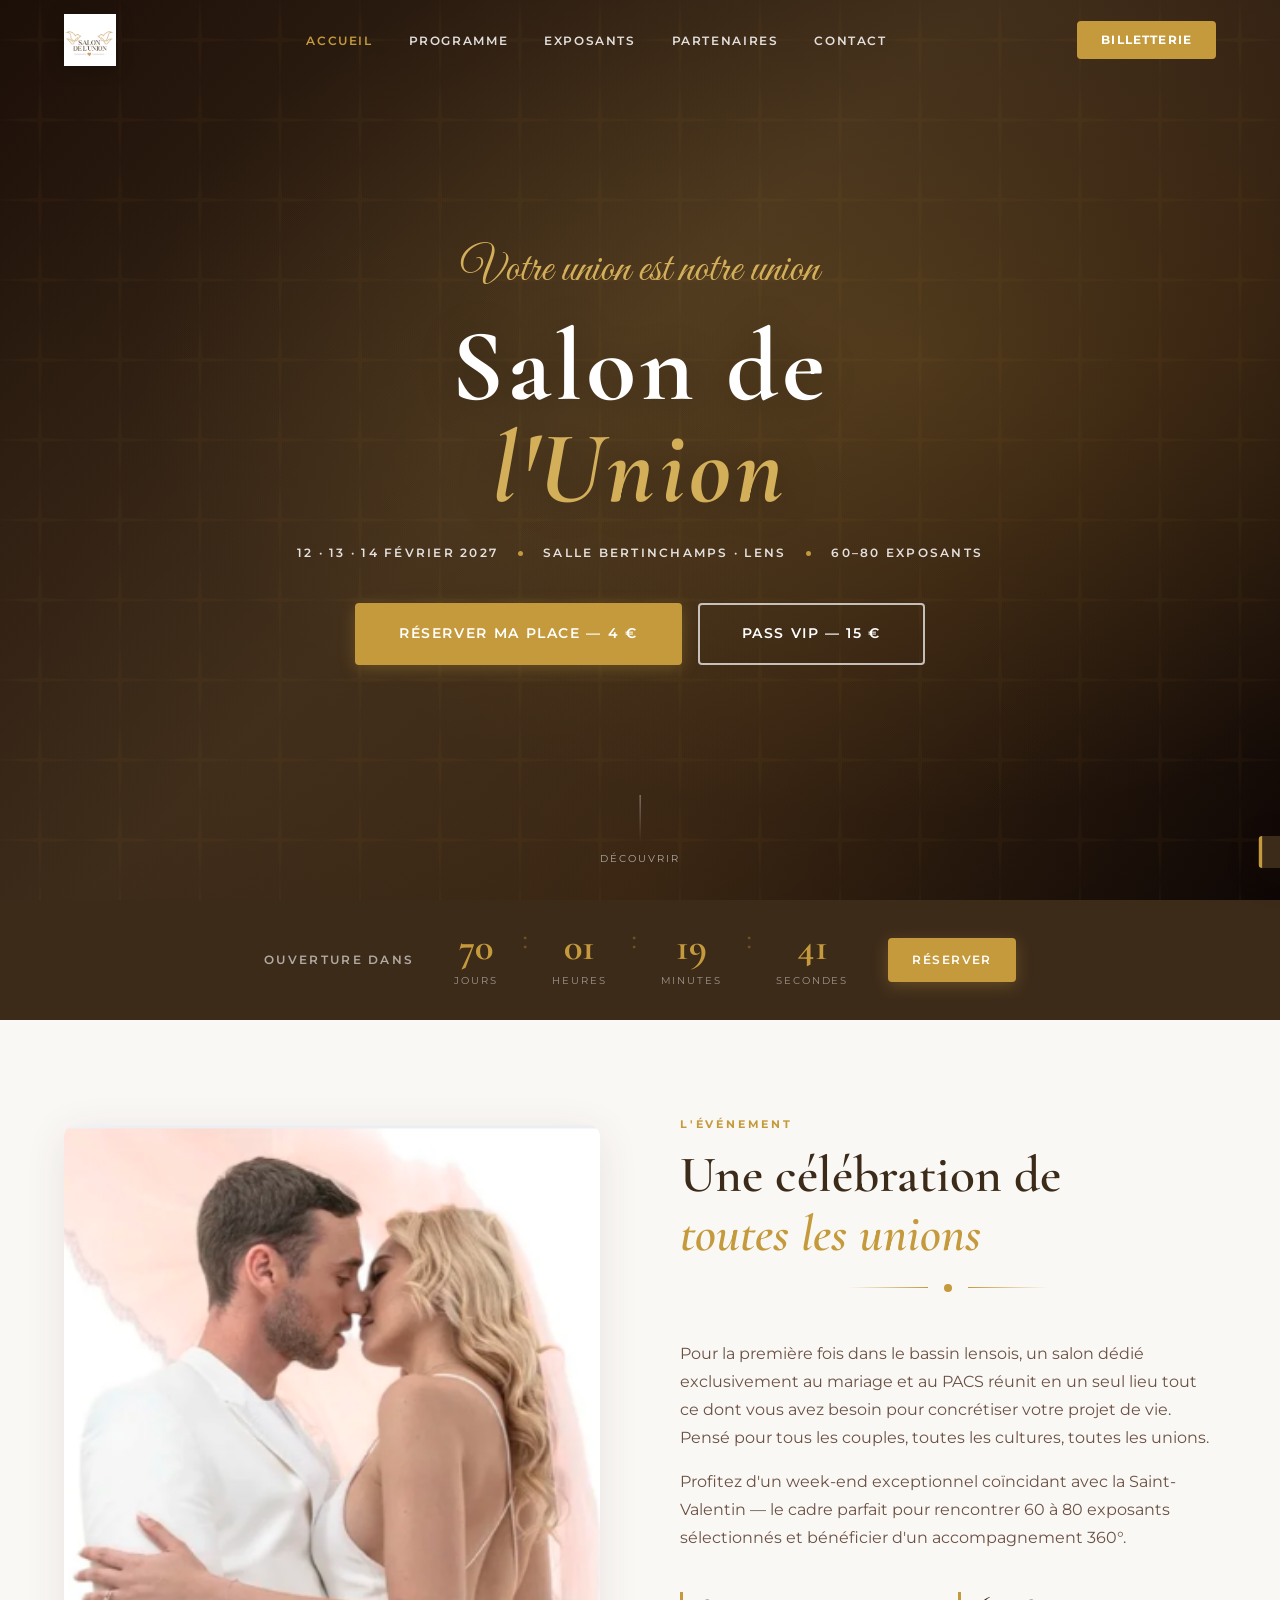
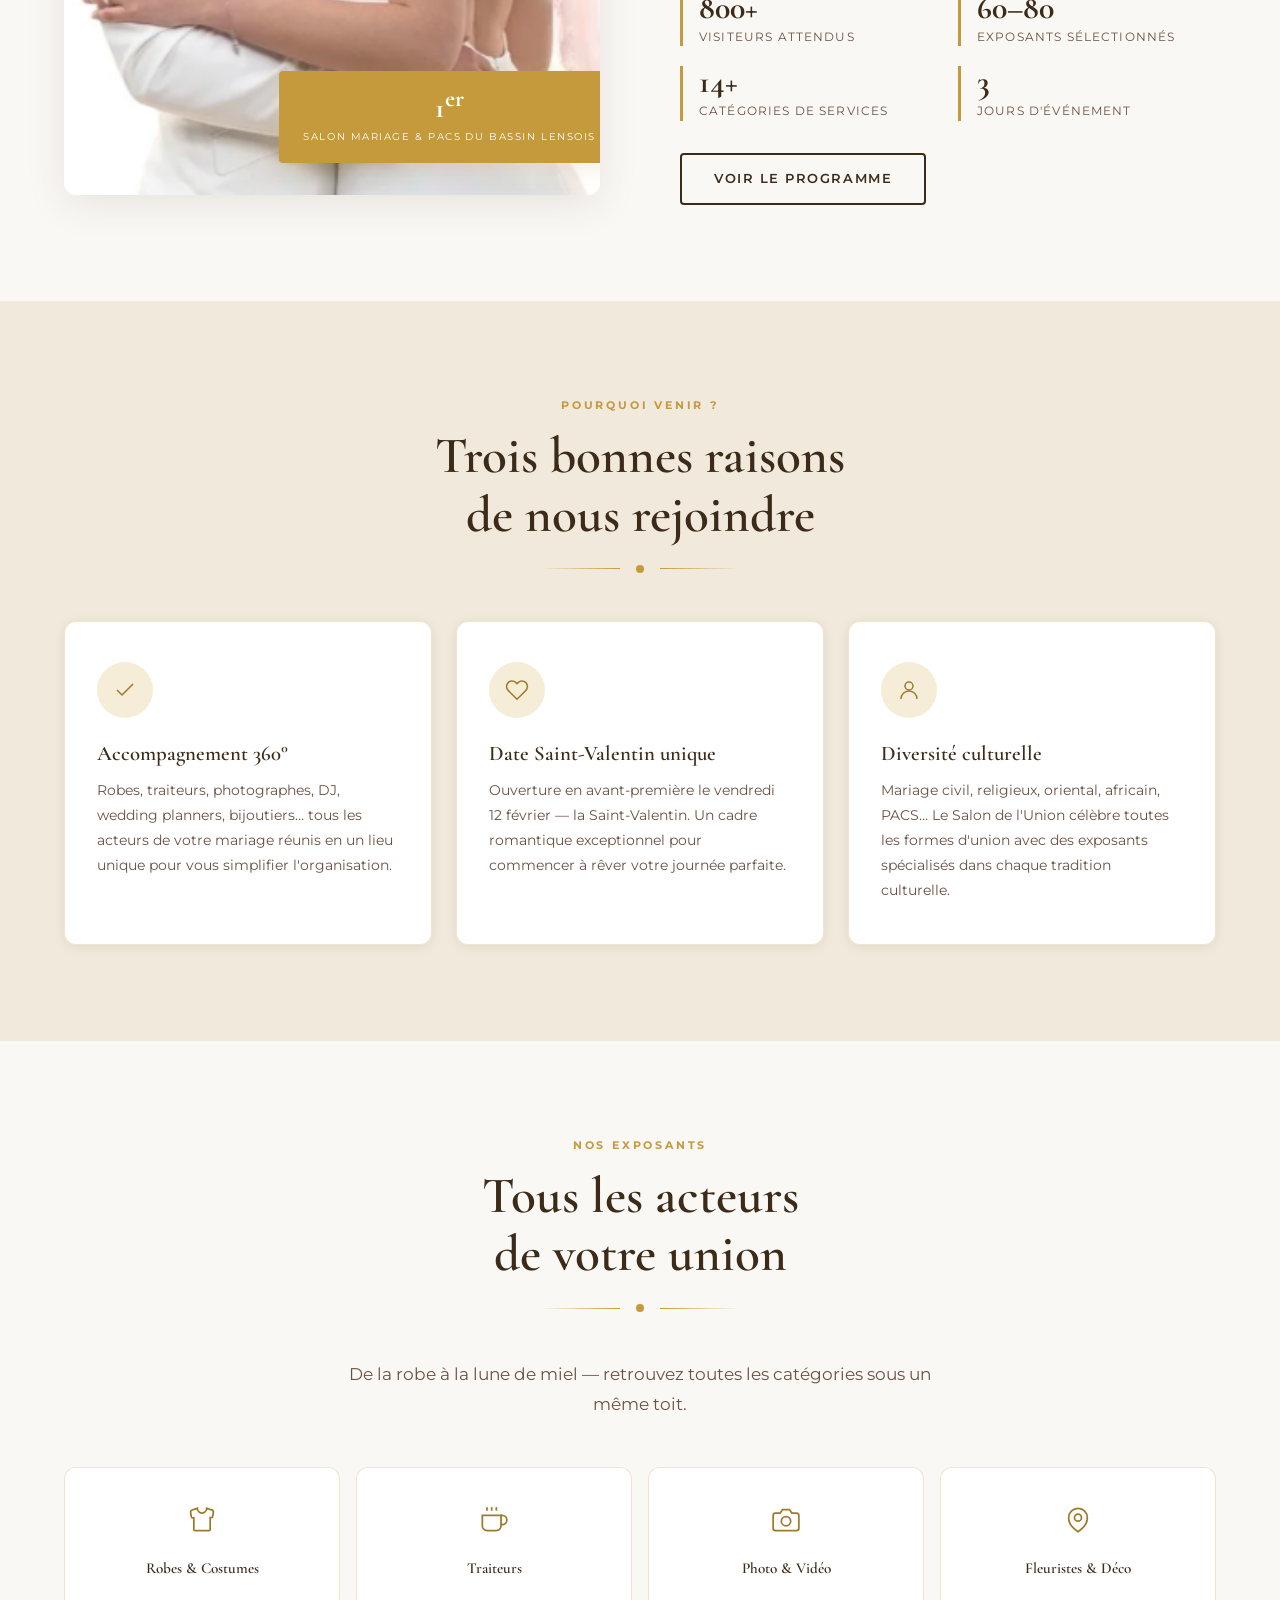
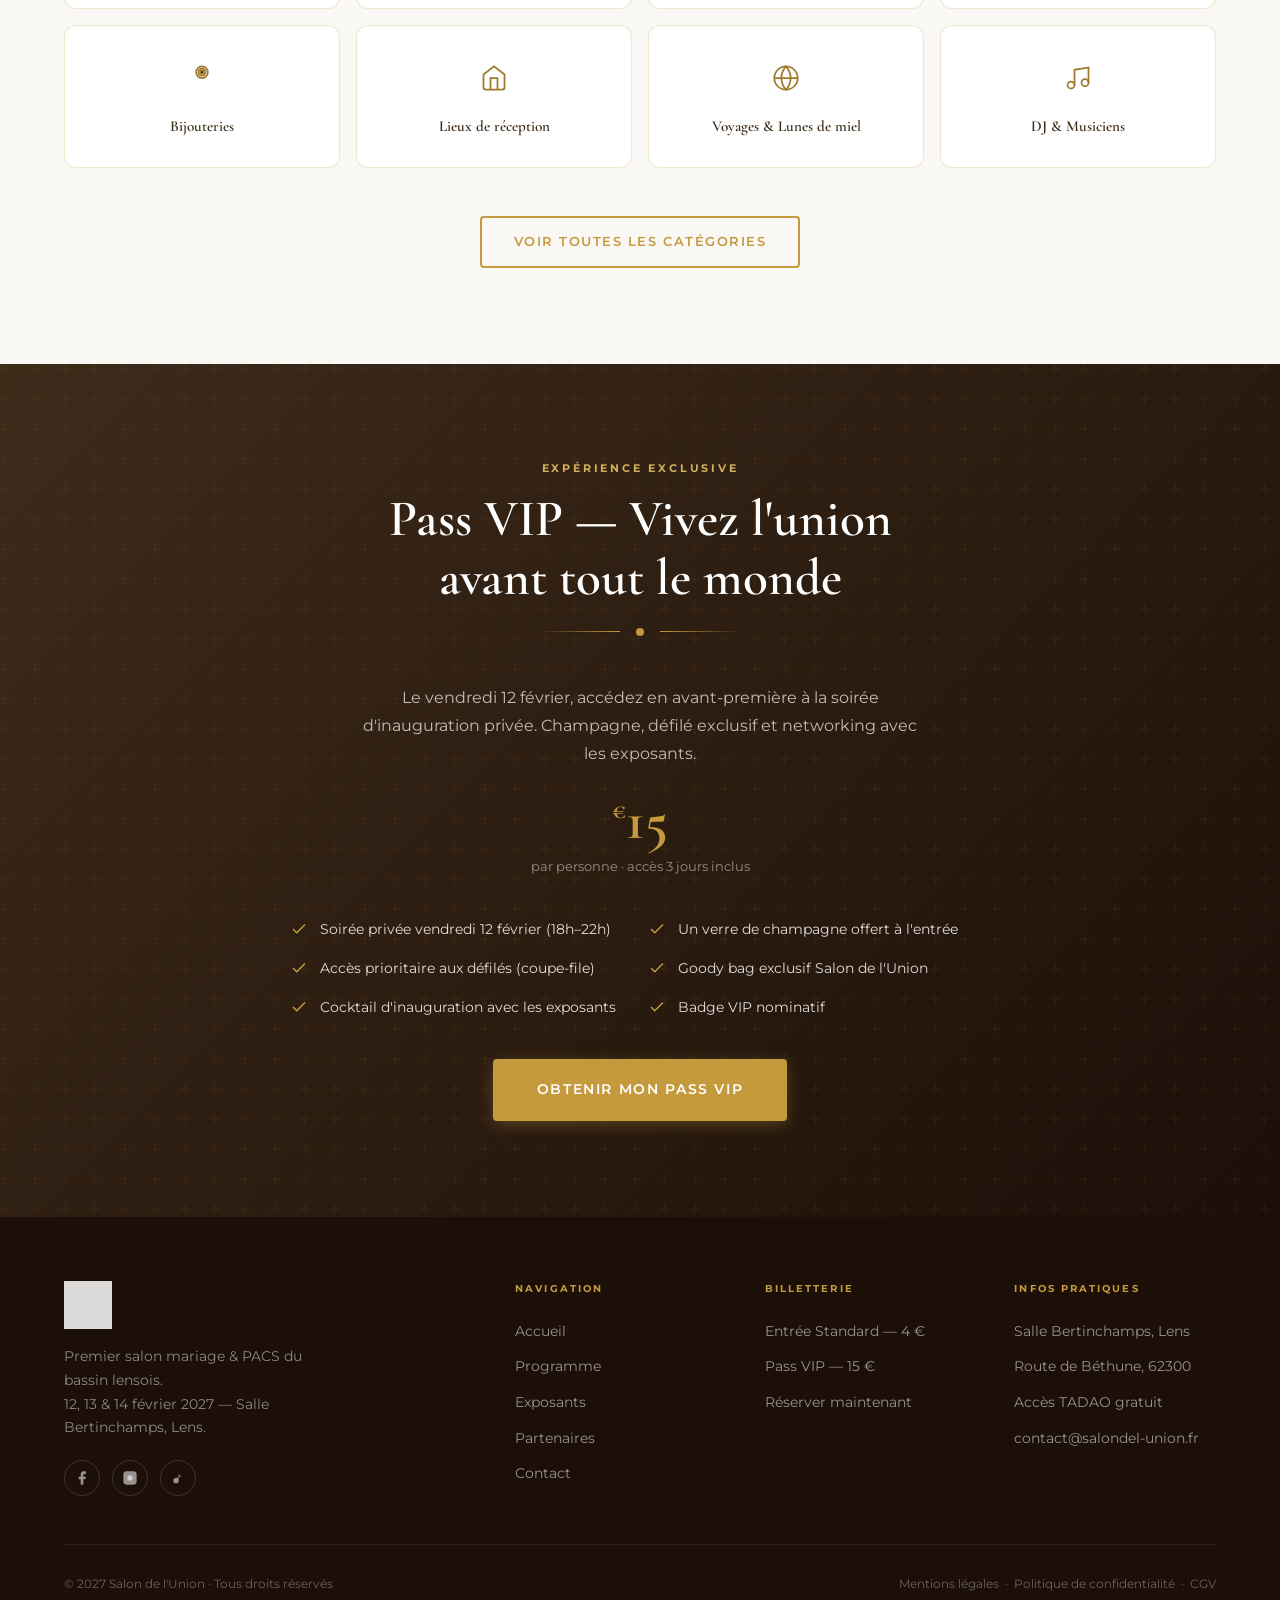
<file: index.html>
<!DOCTYPE html>
<html lang="fr">
<head>
  <meta charset="UTF-8" />
  <meta name="viewport" content="width=device-width, initial-scale=1.0" />
  <meta name="description" content="Salon de l'Union — Premier salon mariage & PACS du bassin lensois. 12, 13 et 14 février 2027 à la Salle Bertinchamps, Lens (62)." />
  <title>Salon de l'Union — Premier salon mariage & PACS de Lens</title>
  <link rel="stylesheet" href="css/style.css" />
</head>
<body>

<!-- ── Navigation ──────────────────────────────────────────── -->
<nav class="nav transparent" aria-label="Navigation principale">
  <div class="nav-inner">
    <a href="index.html" class="nav-logo">
      <img src="images/logo.png" alt="Salon de l'Union" />
    </a>
    <ul class="nav-links" role="list">
      <li><a href="index.html">Accueil</a></li>
      <li><a href="programme.html">Programme</a></li>
      <li><a href="exposants.html">Exposants</a></li>
      <li><a href="sponsors.html">Partenaires</a></li>
      <li><a href="contact.html">Contact</a></li>
    </ul>
    <a href="billetterie.html" class="nav-cta">Billetterie</a>
    <button class="hamburger" aria-label="Menu" aria-expanded="false">
      <span></span><span></span><span></span>
    </button>
  </div>
</nav>

<div class="mobile-menu" role="dialog" aria-label="Menu mobile">
  <a href="index.html">Accueil</a>
  <a href="programme.html">Programme</a>
  <a href="exposants.html">Exposants</a>
  <a href="sponsors.html">Partenaires</a>
  <a href="contact.html">Contact</a>
  <a href="billetterie.html" class="btn btn-primary btn-sm">Billetterie</a>
</div>

<!-- ── Hero ────────────────────────────────────────────────── -->
<section class="hero" aria-label="Visuel principal">
  <div class="hero-bg" role="img" aria-label="Couple de mariés élégants"></div>
  <div class="hero-content">
    <span class="hero-eyebrow">Votre union est notre union</span>
    <h1 class="hero-title">Salon de<br /><em>l'Union</em></h1>
    <div class="hero-meta">
      <span>12 · 13 · 14 Février 2027</span>
      <span class="hero-meta-dot"></span>
      <span>Salle Bertinchamps · Lens</span>
      <span class="hero-meta-dot"></span>
      <span>60–80 Exposants</span>
    </div>
    <div class="hero-ctas">
      <a href="billetterie.html" class="btn btn-primary btn-lg">Réserver ma place — 4 €</a>
      <a href="billetterie.html#vip" class="btn btn-outline btn-lg">Pass VIP — 15 €</a>
    </div>
  </div>
  <div class="hero-scroll" aria-hidden="true">
    <div class="hero-scroll-line"></div>
    <span>Découvrir</span>
  </div>
</section>

<!-- ── Countdown ───────────────────────────────────────────── -->
<div class="countdown-bar" role="timer" aria-live="polite">
  <div class="countdown-inner container">
    <span class="countdown-label">Ouverture dans</span>
    <div class="countdown-units">
      <div class="countdown-unit">
        <span class="countdown-number" id="cd-jours">000</span>
        <span class="countdown-name">Jours</span>
      </div>
      <span class="countdown-sep">:</span>
      <div class="countdown-unit">
        <span class="countdown-number" id="cd-heures">00</span>
        <span class="countdown-name">Heures</span>
      </div>
      <span class="countdown-sep">:</span>
      <div class="countdown-unit">
        <span class="countdown-number" id="cd-minutes">00</span>
        <span class="countdown-name">Minutes</span>
      </div>
      <span class="countdown-sep">:</span>
      <div class="countdown-unit">
        <span class="countdown-number" id="cd-secondes">00</span>
        <span class="countdown-name">Secondes</span>
      </div>
    </div>
    <a href="billetterie.html" class="btn btn-primary btn-sm">Réserver</a>
  </div>
</div>

<!-- ── L'Événement ─────────────────────────────────────────── -->
<section class="section" aria-labelledby="event-heading">
  <div class="container">
    <div class="event-grid">
      <div class="event-image reveal">
        <img src="images/couple.png" alt="Couple élégant — Salon de l'Union" loading="lazy" style="width:100%;height:100%;object-fit:cover;object-position:center top;" />
        <div class="event-image-badge">
          <strong>1<sup>er</sup></strong>
          <span>Salon Mariage &amp; PACS</span>
          <span>du Bassin Lensois</span>
        </div>
      </div>
      <div>
        <span class="section-label reveal">L'Événement</span>
        <h2 id="event-heading" class="section-title reveal reveal-delay-1">
          Une célébration de<br /><em style="font-style:italic;color:var(--gold)">toutes les unions</em>
        </h2>
        <div class="divider-gold reveal reveal-delay-2"><span></span></div>
        <p class="reveal reveal-delay-2">
          Pour la première fois dans le bassin lensois, un salon dédié exclusivement au mariage et au PACS réunit en un seul lieu tout ce dont vous avez besoin pour concrétiser votre projet de vie. Pensé pour tous les couples, toutes les cultures, toutes les unions.
        </p>
        <p style="margin-top:16px;" class="reveal reveal-delay-3">
          Profitez d'un week-end exceptionnel coïncidant avec la Saint-Valentin — le cadre parfait pour rencontrer 60 à 80 exposants sélectionnés et bénéficier d'un accompagnement 360°.
        </p>
        <div class="event-stats reveal reveal-delay-3">
          <div class="event-stat">
            <div class="event-stat-number">800+</div>
            <div class="event-stat-label">Visiteurs attendus</div>
          </div>
          <div class="event-stat">
            <div class="event-stat-number">60–80</div>
            <div class="event-stat-label">Exposants sélectionnés</div>
          </div>
          <div class="event-stat">
            <div class="event-stat-number">14+</div>
            <div class="event-stat-label">Catégories de services</div>
          </div>
          <div class="event-stat">
            <div class="event-stat-number">3</div>
            <div class="event-stat-label">Jours d'événement</div>
          </div>
        </div>
        <div style="margin-top:32px;" class="reveal reveal-delay-4">
          <a href="programme.html" class="btn btn-outline-dark">Voir le programme</a>
        </div>
      </div>
    </div>
  </div>
</section>

<!-- ── Pourquoi venir ───────────────────────────────────────── -->
<section class="section" style="background:var(--cream-dark);" aria-labelledby="pourquoi-heading">
  <div class="container">
    <div class="text-center">
      <span class="section-label reveal">Pourquoi venir ?</span>
      <h2 id="pourquoi-heading" class="section-title reveal reveal-delay-1">Trois bonnes raisons<br />de nous rejoindre</h2>
      <div class="divider-gold reveal reveal-delay-2"><span></span></div>
    </div>
    <div class="cards-grid">
      <div class="card reveal">
        <div class="card-icon">
          <svg viewBox="0 0 24 24" aria-hidden="true"><polyline points="20 6 9 17 4 12"/></svg>
        </div>
        <h3>Accompagnement 360°</h3>
        <p>Robes, traiteurs, photographes, DJ, wedding planners, bijoutiers… tous les acteurs de votre mariage réunis en un lieu unique pour vous simplifier l'organisation.</p>
      </div>
      <div class="card reveal reveal-delay-1">
        <div class="card-icon">
          <svg viewBox="0 0 24 24" aria-hidden="true"><path d="M20.84 4.61a5.5 5.5 0 0 0-7.78 0L12 5.67l-1.06-1.06a5.5 5.5 0 0 0-7.78 7.78l1.06 1.06L12 21.23l7.78-7.78 1.06-1.06a5.5 5.5 0 0 0 0-7.78z"/></svg>
        </div>
        <h3>Date Saint-Valentin unique</h3>
        <p>Ouverture en avant-première le vendredi 12 février — la Saint-Valentin. Un cadre romantique exceptionnel pour commencer à rêver votre journée parfaite.</p>
      </div>
      <div class="card reveal reveal-delay-2">
        <div class="card-icon">
          <svg viewBox="0 0 24 24" aria-hidden="true"><circle cx="12" cy="8" r="4"/><path d="M20 21a8 8 0 1 0-16 0"/></svg>
        </div>
        <h3>Diversité culturelle</h3>
        <p>Mariage civil, religieux, oriental, africain, PACS… Le Salon de l'Union célèbre toutes les formes d'union avec des exposants spécialisés dans chaque tradition culturelle.</p>
      </div>
    </div>
  </div>
</section>

<!-- ── Aperçu Exposants ─────────────────────────────────────── -->
<section class="section" aria-labelledby="expo-heading">
  <div class="container">
    <div class="text-center">
      <span class="section-label reveal">Nos exposants</span>
      <h2 id="expo-heading" class="section-title reveal reveal-delay-1">Tous les acteurs<br />de votre union</h2>
      <div class="divider-gold reveal reveal-delay-2"><span></span></div>
      <p class="section-subtitle reveal reveal-delay-2">De la robe à la lune de miel — retrouvez toutes les catégories sous un même toit.</p>
    </div>
    <div class="exposants-grid">
      <div class="exposant-cat reveal">
        <div class="exposant-cat-icon"><svg viewBox="0 0 24 24" aria-hidden="true"><path d="M20.38 3.46L16 2a4 4 0 01-8 0L3.62 3.46a2 2 0 00-1.34 2.23l.58 3.57a1 1 0 00.99.84H5v10a1 1 0 001 1h12a1 1 0 001-1V10h1.15a1 1 0 00.99-.84l.58-3.57a2 2 0 00-1.34-2.23z"/></svg></div>
        <div class="exposant-cat-name">Robes &amp; Costumes</div>
      </div>
      <div class="exposant-cat reveal reveal-delay-1">
        <div class="exposant-cat-icon"><svg viewBox="0 0 24 24" aria-hidden="true"><path d="M18 8h1a4 4 0 0 1 0 8h-1"/><path d="M2 8h16v9a4 4 0 0 1-4 4H6a4 4 0 0 1-4-4V8z"/><line x1="6" y1="1" x2="6" y2="4"/><line x1="10" y1="1" x2="10" y2="4"/><line x1="14" y1="1" x2="14" y2="4"/></svg></div>
        <div class="exposant-cat-name">Traiteurs</div>
      </div>
      <div class="exposant-cat reveal reveal-delay-2">
        <div class="exposant-cat-icon"><svg viewBox="0 0 24 24" aria-hidden="true"><path d="M23 19a2 2 0 0 1-2 2H3a2 2 0 0 1-2-2V8a2 2 0 0 1 2-2h4l2-3h6l2 3h4a2 2 0 0 1 2 2z"/><circle cx="12" cy="13" r="4"/></svg></div>
        <div class="exposant-cat-name">Photo &amp; Vidéo</div>
      </div>
      <div class="exposant-cat reveal reveal-delay-3">
        <div class="exposant-cat-icon"><svg viewBox="0 0 24 24" aria-hidden="true"><path d="M12 22s-8-4.5-8-11.8A8 8 0 0 1 12 2a8 8 0 0 1 8 8.2c0 7.3-8 11.8-8 11.8z"/><circle cx="12" cy="10" r="3"/></svg></div>
        <div class="exposant-cat-name">Fleuristes &amp; Déco</div>
      </div>
      <div class="exposant-cat reveal">
        <div class="exposant-cat-icon"><svg viewBox="0 0 24 24" aria-hidden="true"><path d="M12 2a5 5 0 1 0 0 10A5 5 0 0 0 12 2zm0 2a3 3 0 1 1 0 6 3 3 0 0 1 0-6z"/><circle cx="12" cy="7" r="1.5" fill="currentColor"/></svg></div>
        <div class="exposant-cat-name">Bijouteries</div>
      </div>
      <div class="exposant-cat reveal reveal-delay-1">
        <div class="exposant-cat-icon"><svg viewBox="0 0 24 24" aria-hidden="true"><path d="M3 9l9-7 9 7v11a2 2 0 0 1-2 2H5a2 2 0 0 1-2-2z"/><polyline points="9 22 9 12 15 12 15 22"/></svg></div>
        <div class="exposant-cat-name">Lieux de réception</div>
      </div>
      <div class="exposant-cat reveal reveal-delay-2">
        <div class="exposant-cat-icon"><svg viewBox="0 0 24 24" aria-hidden="true"><circle cx="12" cy="12" r="10"/><path d="M2 12h20M12 2a15.3 15.3 0 0 1 4 10 15.3 15.3 0 0 1-4 10 15.3 15.3 0 0 1-4-10 15.3 15.3 0 0 1 4-10z"/></svg></div>
        <div class="exposant-cat-name">Voyages &amp; Lunes de miel</div>
      </div>
      <div class="exposant-cat reveal reveal-delay-3">
        <div class="exposant-cat-icon"><svg viewBox="0 0 24 24" aria-hidden="true"><path d="M9 18V5l12-2v13"/><circle cx="6" cy="18" r="3"/><circle cx="18" cy="16" r="3"/></svg></div>
        <div class="exposant-cat-name">DJ &amp; Musiciens</div>
      </div>
    </div>
    <div class="text-center" style="margin-top:48px;">
      <a href="exposants.html" class="btn btn-outline-gold reveal">Voir toutes les catégories</a>
    </div>
  </div>
</section>

<!-- ── Pass VIP ─────────────────────────────────────────────── -->
<section class="section vip-section" id="vip" aria-labelledby="vip-heading">
  <div class="container text-center">
    <span class="section-label reveal">Expérience exclusive</span>
    <h2 id="vip-heading" class="section-title reveal reveal-delay-1" style="color:var(--white)">Pass VIP — Vivez l'union<br />avant tout le monde</h2>
    <div class="divider-gold reveal reveal-delay-2"><span></span></div>
    <p class="reveal reveal-delay-2" style="max-width:560px;margin:0 auto;">
      Le vendredi 12 février, accédez en avant-première à la soirée d'inauguration privée. Champagne, défilé exclusif et networking avec les exposants.
    </p>
    <div class="vip-price reveal reveal-delay-3"><sup>€</sup>15</div>
    <p style="color:rgba(255,255,255,0.5);font-size:0.8rem;margin-bottom:32px;" class="reveal reveal-delay-3">par personne · accès 3 jours inclus</p>
    <ul class="vip-list reveal reveal-delay-3">
      <li class="vip-item">
        <svg viewBox="0 0 24 24" aria-hidden="true"><polyline points="20 6 9 17 4 12"/></svg>
        Soirée privée vendredi 12 février (18h–22h)
      </li>
      <li class="vip-item">
        <svg viewBox="0 0 24 24" aria-hidden="true"><polyline points="20 6 9 17 4 12"/></svg>
        Un verre de champagne offert à l'entrée
      </li>
      <li class="vip-item">
        <svg viewBox="0 0 24 24" aria-hidden="true"><polyline points="20 6 9 17 4 12"/></svg>
        Accès prioritaire aux défilés (coupe-file)
      </li>
      <li class="vip-item">
        <svg viewBox="0 0 24 24" aria-hidden="true"><polyline points="20 6 9 17 4 12"/></svg>
        Goody bag exclusif Salon de l'Union
      </li>
      <li class="vip-item">
        <svg viewBox="0 0 24 24" aria-hidden="true"><polyline points="20 6 9 17 4 12"/></svg>
        Cocktail d'inauguration avec les exposants
      </li>
      <li class="vip-item">
        <svg viewBox="0 0 24 24" aria-hidden="true"><polyline points="20 6 9 17 4 12"/></svg>
        Badge VIP nominatif
      </li>
    </ul>
    <a href="billetterie.html#vip" class="btn btn-primary btn-lg reveal reveal-delay-4">Obtenir mon Pass VIP</a>
  </div>
</section>

<!-- ── Footer ───────────────────────────────────────────────── -->
<footer class="footer">
  <div class="container">
    <div class="footer-grid">
      <div class="footer-brand">
        <a href="index.html" class="footer-logo">
          <img src="images/logo.png" alt="Salon de l'Union" style="filter:brightness(0) invert(1);opacity:0.85;height:48px;" />
        </a>
        <p>Premier salon mariage &amp; PACS du bassin lensois.<br />12, 13 &amp; 14 février 2027 — Salle Bertinchamps, Lens.</p>
        <div class="footer-socials">
          <a href="#" class="footer-social" aria-label="Facebook">
            <svg viewBox="0 0 24 24" aria-hidden="true"><path d="M18 2h-3a5 5 0 0 0-5 5v3H7v4h3v8h4v-8h3l1-4h-4V7a1 1 0 0 1 1-1h3z"/></svg>
          </a>
          <a href="#" class="footer-social" aria-label="Instagram">
            <svg viewBox="0 0 24 24" aria-hidden="true"><rect x="2" y="2" width="20" height="20" rx="5" ry="5"/><path d="M16 11.37A4 4 0 1 1 12.63 8 4 4 0 0 1 16 11.37z"/><line x1="17.5" y1="6.5" x2="17.51" y2="6.5"/></svg>
          </a>
          <a href="#" class="footer-social" aria-label="TikTok">
            <svg viewBox="0 0 24 24" aria-hidden="true"><path d="M9 12a4 4 0 1 0 4 4V4a5 5 0 0 0 5 5"/></svg>
          </a>
        </div>
      </div>
      <div class="footer-col">
        <h5>Navigation</h5>
        <ul>
          <li><a href="index.html">Accueil</a></li>
          <li><a href="programme.html">Programme</a></li>
          <li><a href="exposants.html">Exposants</a></li>
          <li><a href="sponsors.html">Partenaires</a></li>
          <li><a href="contact.html">Contact</a></li>
        </ul>
      </div>
      <div class="footer-col">
        <h5>Billetterie</h5>
        <ul>
          <li><a href="billetterie.html">Entrée Standard — 4 €</a></li>
          <li><a href="billetterie.html#vip">Pass VIP — 15 €</a></li>
          <li><a href="billetterie.html">Réserver maintenant</a></li>
        </ul>
      </div>
      <div class="footer-col">
        <h5>Infos pratiques</h5>
        <ul>
          <li><a href="contact.html">Salle Bertinchamps, Lens</a></li>
          <li><a href="contact.html">Route de Béthune, 62300</a></li>
          <li><a href="contact.html">Accès TADAO gratuit</a></li>
          <li><a href="contact.html">contact@salondel-union.fr</a></li>
        </ul>
      </div>
    </div>
    <div class="footer-bottom">
      <p>&copy; 2027 Salon de l'Union · Tous droits réservés</p>
      <p>
        <a href="#">Mentions légales</a> &nbsp;·&nbsp;
        <a href="#">Politique de confidentialité</a> &nbsp;·&nbsp;
        <a href="#">CGV</a>
      </p>
    </div>
  </div>
</footer>

<div class="toast" role="alert" aria-live="polite"></div>
<script src="js/main.js"></script>
</body>
</html>
</file>
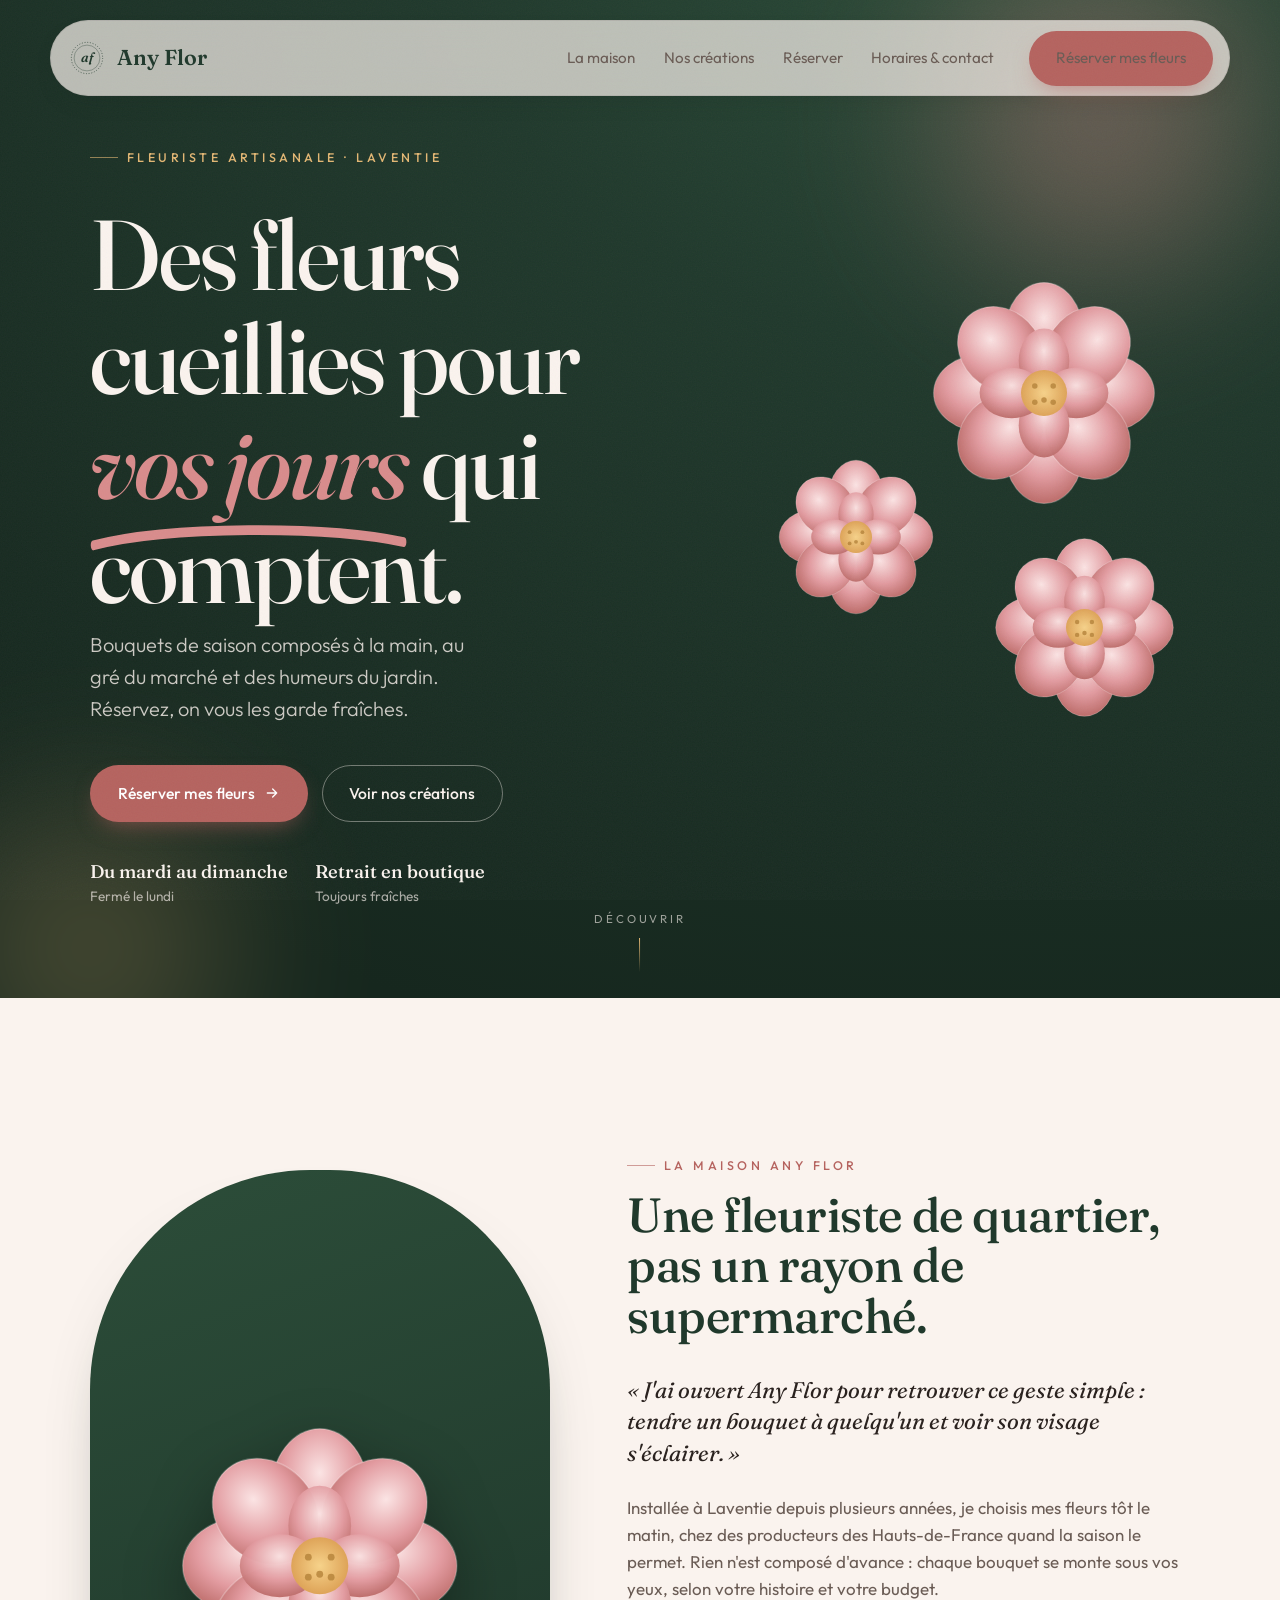
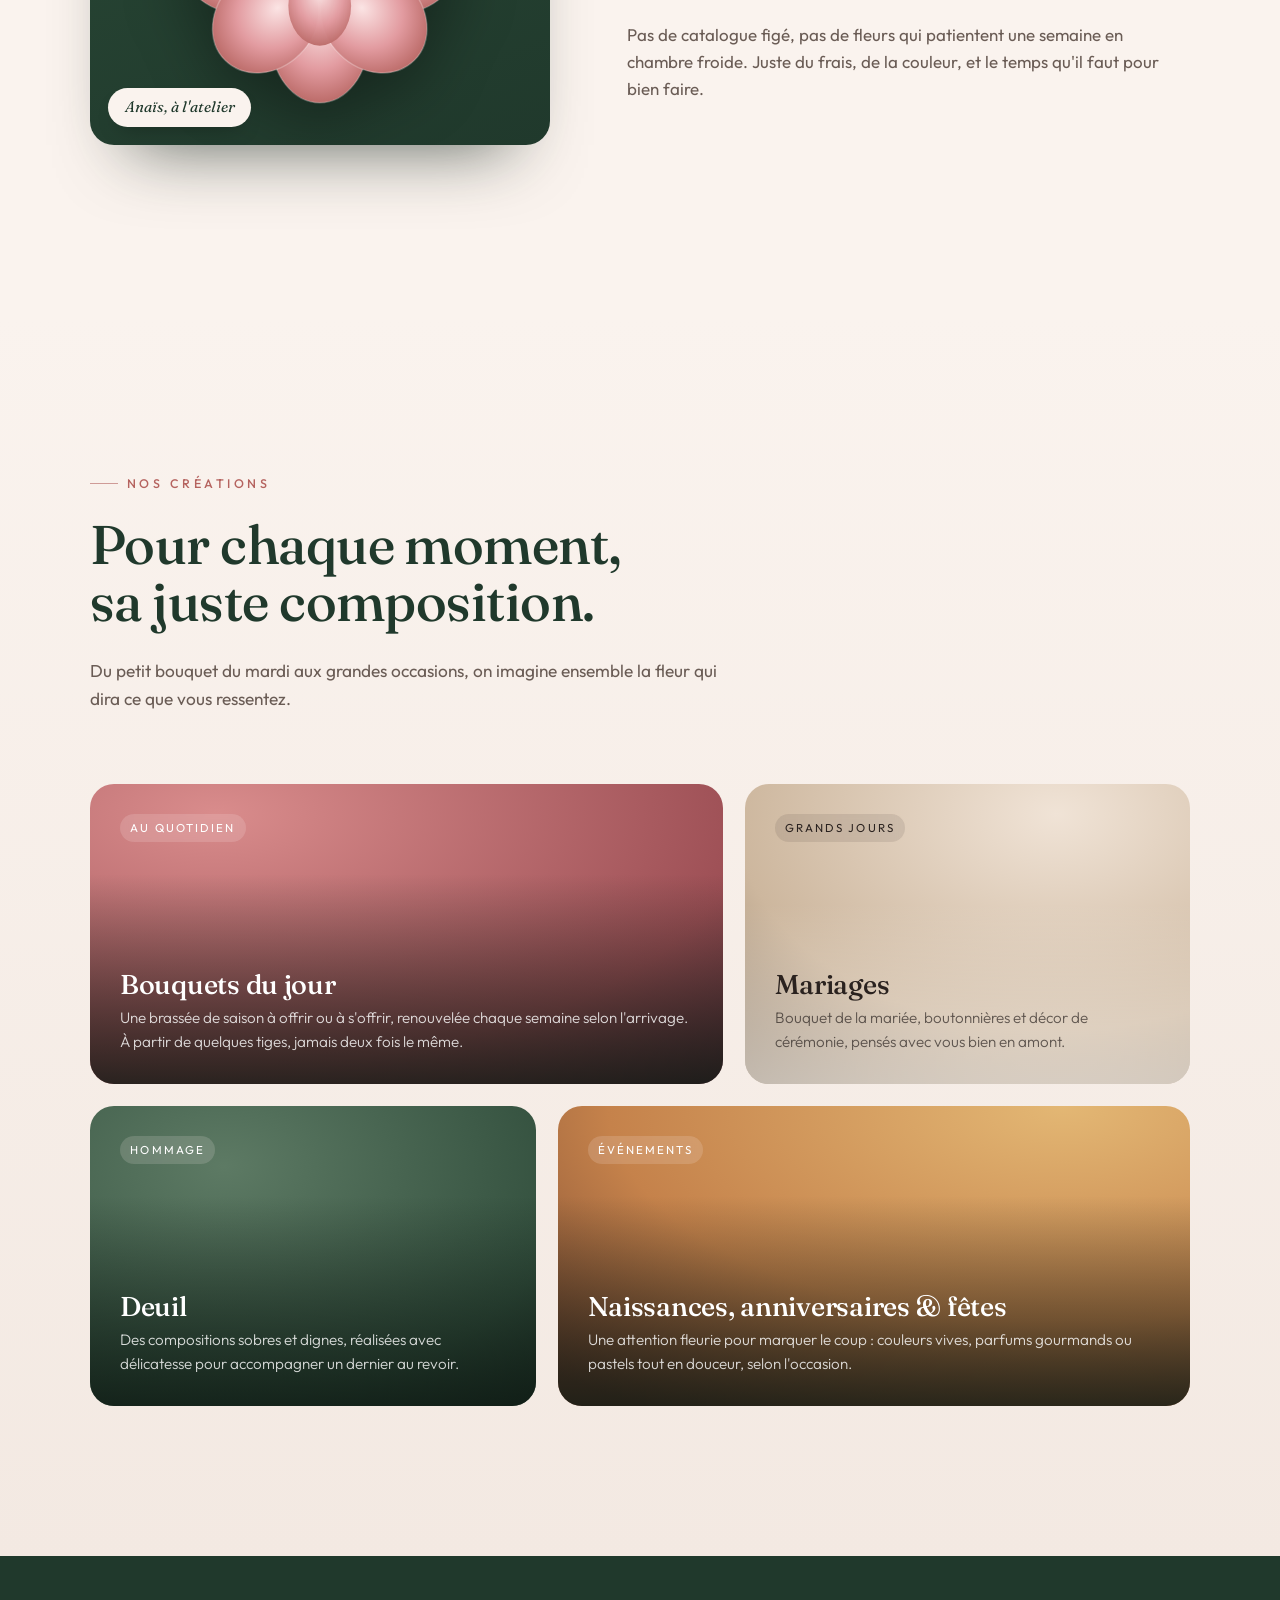
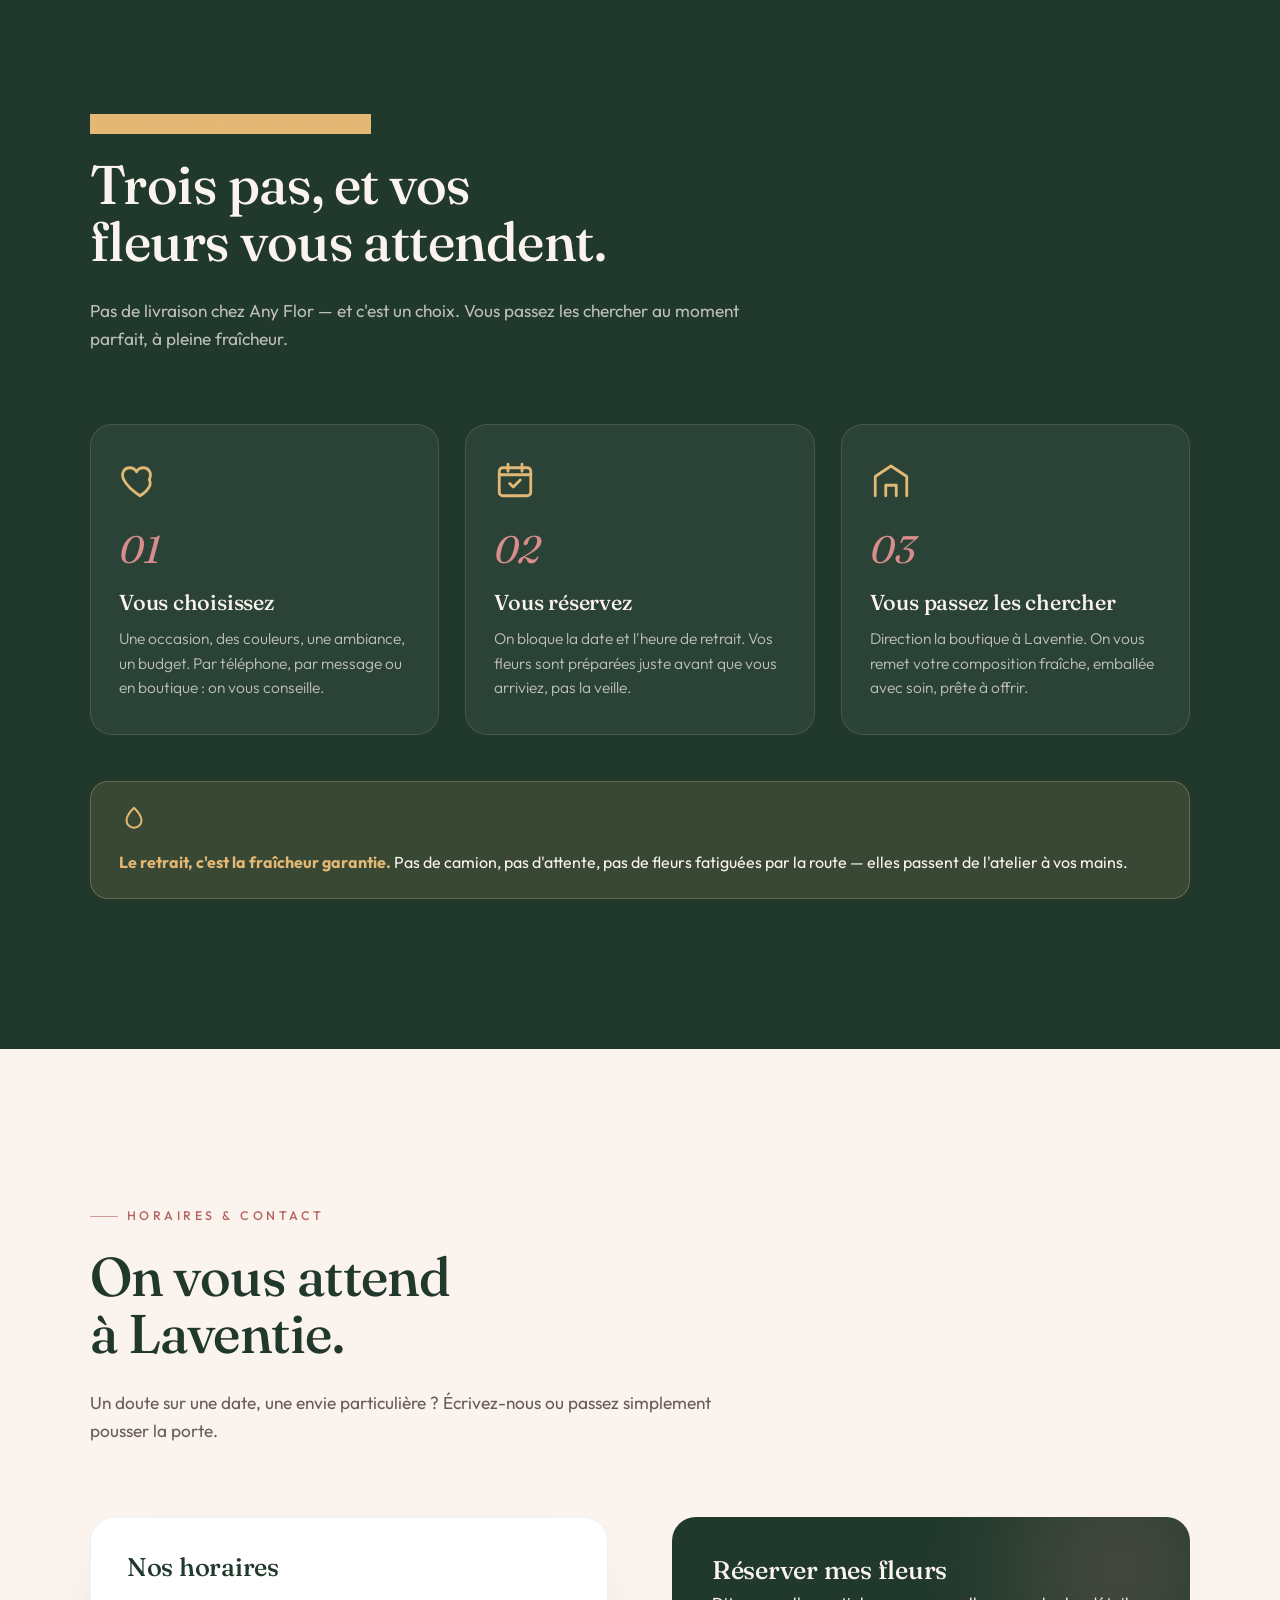
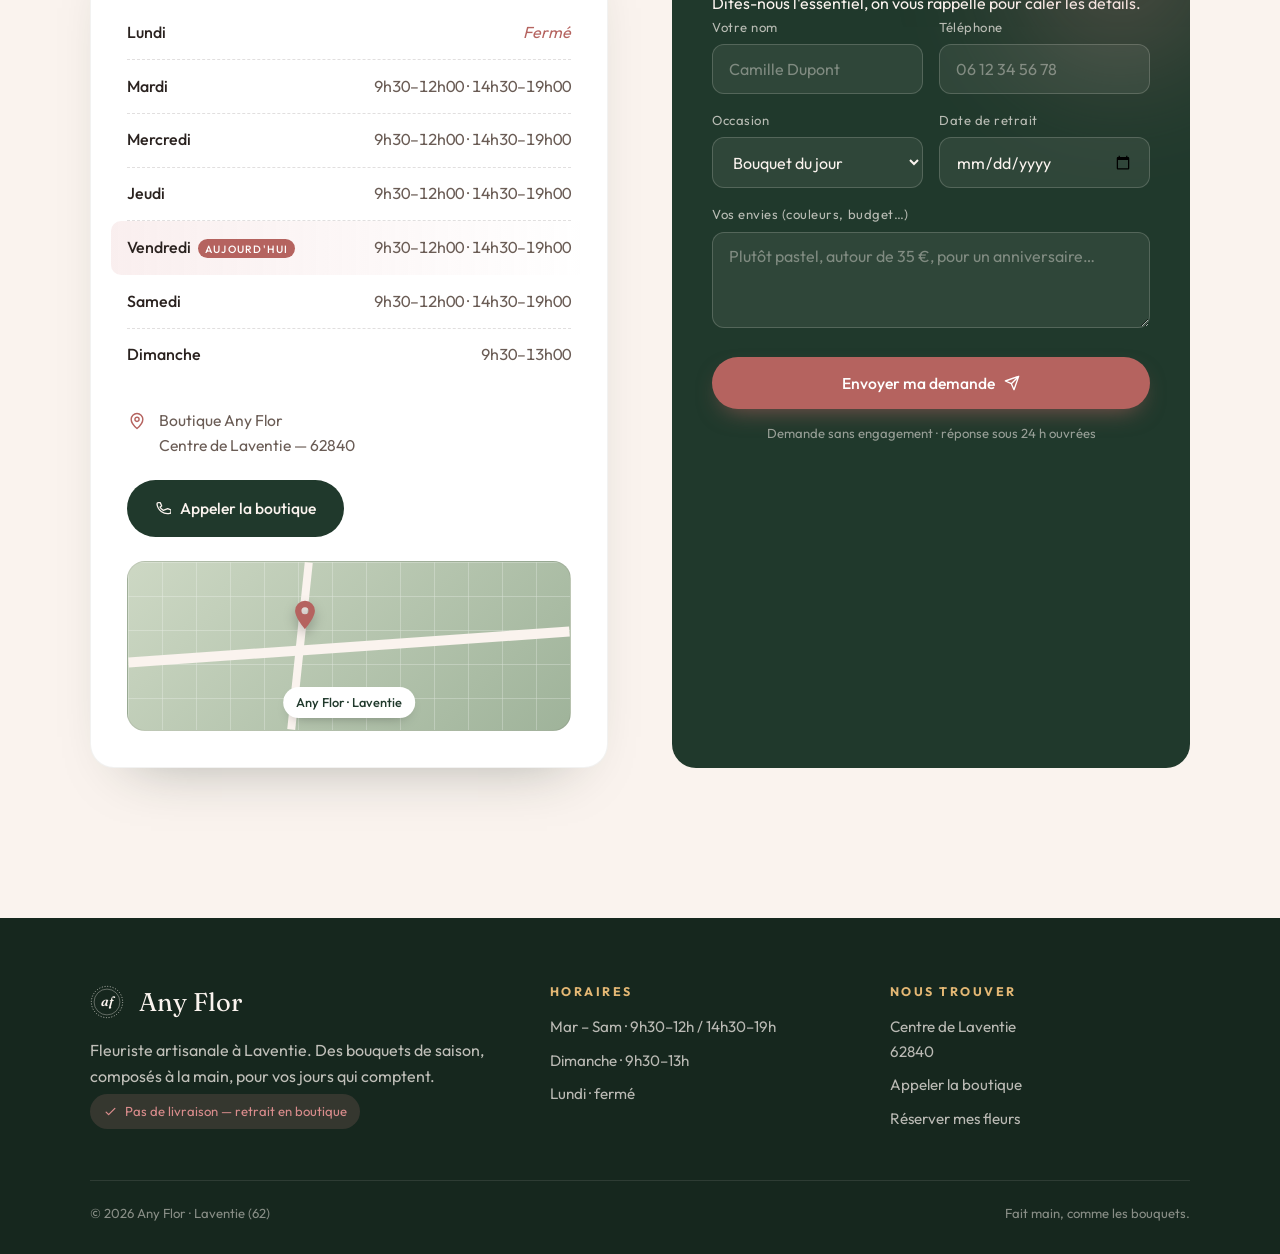
<file: any-flor.html>
<!DOCTYPE html>
<html lang="fr">
<head>
<meta charset="UTF-8" />
<meta name="viewport" content="width=device-width, initial-scale=1.0" />
<title>Any Flor — Fleuriste artisanale à Laventie</title>
<meta name="description" content="Any Flor, fleuriste indépendante à Laventie (62). Bouquets de saison, créations pour mariages, deuil et événements. Réservez vos fleurs, retrait en boutique." />
<link rel="preconnect" href="https://fonts.googleapis.com" />
<link rel="preconnect" href="https://fonts.gstatic.com" crossorigin />
<link href="https://fonts.googleapis.com/css2?family=Fraunces:ital,opsz,wght@0,9..144,400;0,9..144,500;0,9..144,600;1,9..144,400;1,9..144,500&family=Outfit:wght@300;400;500;600&display=swap" rel="stylesheet" />
<style>
  *,*::before,*::after{box-sizing:border-box;margin:0;padding:0}

  :root{
    /* Jardin au crépuscule */
    --forest:    #16271e;   /* anchor le plus profond */
    --pine:      #20392c;   /* vert botanique dominant */
    --moss:      #3c5a45;
    --sage:      #b8c9b3;
    --porcelain: #faf3ee;   /* base chaude, légèrement rosée (≠ crème plat) */
    --porcelain-2:#f3e9e2;
    --rose:      #d98c8c;    /* pivoine poudrée */
    --rosewood:  #b5635f;    /* accent profond / CTA */
    --honey:     #e3b774;    /* touche dorée chaleureuse */
    --ink:       #2a221f;    /* texte sur clair */
    --ink-soft:  #6a5c55;

    --serif: 'Fraunces', Georgia, serif;
    --sans:  'Outfit', system-ui, sans-serif;
    --maxw:  1180px;
    --ease:  cubic-bezier(.22,.61,.36,1);
  }

  html{scroll-behavior:smooth}
  body{
    font-family:var(--sans);
    color:var(--ink);
    background:var(--porcelain);
    line-height:1.6;
    -webkit-font-smoothing:antialiased;
    overflow-x:hidden;
  }

  /* Grain artisanal */
  body::after{
    content:"";position:fixed;inset:0;z-index:9999;pointer-events:none;opacity:.04;
    background-image:url("data:image/svg+xml,%3Csvg xmlns='http://www.w3.org/2000/svg' width='160' height='160'%3E%3Cfilter id='n'%3E%3CfeTurbulence type='fractalNoise' baseFrequency='0.8' numOctaves='2'/%3E%3C/filter%3E%3Crect width='100%25' height='100%25' filter='url(%23n)'/%3E%3C/svg%3E");
  }

  ::selection{background:var(--rose);color:#fff}
  img,svg{display:block;max-width:100%}
  a{color:inherit;text-decoration:none}

  .wrap{width:100%;max-width:var(--maxw);margin:0 auto;padding:0 clamp(20px,5vw,40px)}

  /* ---------- Typographie utilitaire ---------- */
  .eyebrow{
    font-family:var(--sans);font-size:.78rem;font-weight:500;letter-spacing:.28em;
    text-transform:uppercase;color:var(--rosewood);display:inline-flex;align-items:center;gap:.7em;
  }
  .eyebrow::before{content:"";width:28px;height:1px;background:var(--rosewood);opacity:.6}
  h1,h2,h3{font-family:var(--serif);font-weight:500;line-height:1.05;letter-spacing:-.01em}
  .ink-underline{position:relative;white-space:nowrap}
  .ink-underline svg{position:absolute;left:0;right:0;bottom:-.35em;width:100%;height:.4em;color:var(--rose)}

  /* ---------- Boutons ---------- */
  .btn{
    display:inline-flex;align-items:center;gap:.6em;font-family:var(--sans);font-weight:500;
    font-size:.98rem;padding:.95em 1.7em;border-radius:999px;cursor:pointer;border:1px solid transparent;
    transition:transform .35s var(--ease),box-shadow .35s var(--ease),background .35s var(--ease),color .35s var(--ease);
  }
  .btn-primary{background:var(--rosewood);color:#fff;box-shadow:0 10px 24px -10px rgba(181,99,95,.7)}
  .btn-primary:hover{transform:translateY(-3px);box-shadow:0 18px 34px -12px rgba(181,99,95,.8)}
  .btn-ghost{background:transparent;color:var(--porcelain);border-color:rgba(250,243,238,.4)}
  .btn-ghost:hover{background:rgba(250,243,238,.1);transform:translateY(-3px)}
  .btn-dark{background:var(--pine);color:var(--porcelain)}
  .btn-dark:hover{transform:translateY(-3px);box-shadow:0 16px 30px -14px rgba(32,57,44,.8)}
  .btn svg{width:16px;height:16px}
  :focus-visible{outline:3px solid var(--honey);outline-offset:3px;border-radius:4px}

  /* ---------- Navigation ---------- */
  header.nav{position:fixed;top:0;left:0;right:0;z-index:200;transition:padding .4s var(--ease)}
  .nav-inner{
    display:flex;align-items:center;justify-content:space-between;
    margin:clamp(12px,2vw,20px) auto 0;max-width:var(--maxw);width:calc(100% - clamp(40px,10vw,80px));
    padding:.6em 1em .6em 1.2em;border-radius:999px;
    background:rgba(250,243,238,.72);backdrop-filter:blur(14px);
    border:1px solid rgba(42,34,31,.08);box-shadow:0 10px 30px -18px rgba(22,39,30,.4);
    transition:background .4s var(--ease),box-shadow .4s var(--ease);
  }
  .nav.scrolled .nav-inner{background:rgba(250,243,238,.92);box-shadow:0 14px 34px -16px rgba(22,39,30,.5)}
  .brand{display:flex;align-items:center;gap:.6em;font-family:var(--serif);font-size:1.35rem;font-weight:600;color:var(--pine)}
  .seal{width:34px;height:34px;flex:0 0 34px}
  .nav-links{display:flex;align-items:center;gap:1.8em}
  .nav-links a{font-size:.95rem;font-weight:400;color:var(--ink-soft);position:relative;transition:color .3s}
  .nav-links a::after{content:"";position:absolute;left:0;bottom:-4px;width:0;height:1.5px;background:var(--rosewood);transition:width .35s var(--ease)}
  .nav-links a:hover{color:var(--pine)}
  .nav-links a:hover::after{width:100%}
  .nav-cta{margin-left:.4em}
  .burger{display:none;flex-direction:column;gap:5px;background:none;border:0;cursor:pointer;padding:8px}
  .burger span{width:24px;height:2px;background:var(--pine);border-radius:2px;transition:.3s var(--ease)}
  .burger.open span:nth-child(1){transform:translateY(7px) rotate(45deg)}
  .burger.open span:nth-child(2){opacity:0}
  .burger.open span:nth-child(3){transform:translateY(-7px) rotate(-45deg)}

  /* ---------- Hero ---------- */
  .hero{position:relative;min-height:100vh;display:flex;align-items:center;
    background:radial-gradient(120% 120% at 80% -10%,#2c4d39 0%,var(--pine) 38%,var(--forest) 100%);
    color:var(--porcelain);overflow:hidden;padding:140px 0 90px}
  .hero-glow{position:absolute;border-radius:50%;filter:blur(70px);opacity:.5;pointer-events:none}
  .hero-glow.g1{width:480px;height:480px;background:radial-gradient(circle,var(--rose),transparent 70%);top:-120px;right:-60px}
  .hero-glow.g2{width:420px;height:420px;background:radial-gradient(circle,var(--honey),transparent 70%);bottom:-160px;left:-120px;opacity:.32}
  .hero .wrap{position:relative;z-index:3;display:grid;grid-template-columns:1.15fr .85fr;gap:40px;align-items:center}
  .hero-eyebrow{color:var(--honey)}
  .hero-eyebrow::before{background:var(--honey)}
  .hero h1{font-size:clamp(3.1rem,8vw,6.2rem);margin:.35em 0 .1em;letter-spacing:-.02em}
  .hero h1 .accent{font-style:italic;color:var(--rose)}
  .hero-lede{font-size:clamp(1.05rem,2vw,1.25rem);color:rgba(250,243,238,.8);max-width:30ch;font-weight:300;margin-bottom:2em}
  .hero-actions{display:flex;flex-wrap:wrap;gap:14px;align-items:center}
  .hero-meta{margin-top:2.6em;display:flex;gap:2em;flex-wrap:wrap;font-size:.85rem;color:rgba(250,243,238,.65)}
  .hero-meta b{display:block;font-family:var(--serif);font-size:1.15rem;color:var(--porcelain);font-weight:500}

  /* Composition florale CSS/SVG du hero */
  .hero-art{position:relative;height:min(70vh,560px);display:flex;align-items:center;justify-content:center}
  .bloom-stack{position:relative;width:100%;height:100%}
  .bloom{position:absolute;animation:sway 7s var(--ease) infinite alternate}
  .bloom.b1{top:6%;left:42%;width:230px;animation-delay:-1s}
  .bloom.b2{top:38%;left:8%;width:160px;animation-delay:-3s}
  .bloom.b3{top:52%;left:56%;width:185px;animation-delay:-2s}
  @keyframes sway{from{transform:translateY(0) rotate(-2deg)}to{transform:translateY(-14px) rotate(2deg)}}

  .scroll-hint{position:absolute;bottom:26px;left:50%;transform:translateX(-50%);z-index:3;
    font-size:.72rem;letter-spacing:.25em;text-transform:uppercase;color:rgba(250,243,238,.6);
    display:flex;flex-direction:column;align-items:center;gap:10px}
  .scroll-hint .line{width:1px;height:34px;background:linear-gradient(var(--honey),transparent);animation:drip 2.2s ease-in-out infinite}
  @keyframes drip{0%,100%{transform:scaleY(.4);transform-origin:top;opacity:.4}50%{transform:scaleY(1);opacity:1}}

  /* ---------- Sections génériques ---------- */
  section{position:relative}
  .section{padding:clamp(80px,12vw,150px) 0}
  .section-head{max-width:660px;margin-bottom:clamp(40px,6vw,72px)}
  .section-head h2{font-size:clamp(2.1rem,5vw,3.4rem);margin:.4em 0 .5em;color:var(--pine)}
  .section-head p{color:var(--ink-soft);font-size:1.08rem}

  /* ---------- À propos ---------- */
  .about{background:var(--porcelain)}
  .about-grid{display:grid;grid-template-columns:.9fr 1.1fr;gap:clamp(40px,6vw,80px);align-items:center}
  .about-portrait{position:relative;aspect-ratio:4/5;border-radius:220px 220px 24px 24px;overflow:hidden;
    background:linear-gradient(160deg,#2c4d39,var(--pine));box-shadow:0 40px 70px -40px rgba(22,39,30,.7)}
  .about-portrait .pot{position:absolute;inset:0;display:flex;align-items:flex-end;justify-content:center;padding-bottom:8%}
  .about-portrait .tag{position:absolute;left:18px;bottom:18px;background:var(--porcelain);color:var(--pine);
    font-family:var(--serif);font-style:italic;font-size:.95rem;padding:.5em 1.1em;border-radius:999px;box-shadow:0 10px 22px -12px rgba(0,0,0,.4)}
  .about-text h2{font-size:clamp(2rem,4.5vw,3rem);color:var(--pine);margin:.3em 0 .7em}
  .about-text p{color:var(--ink-soft);margin-bottom:1.1em;font-size:1.06rem}
  .about-text p.lead{font-family:var(--serif);font-size:1.4rem;color:var(--ink);line-height:1.4;font-style:italic}
  .signature{font-family:var(--serif);font-style:italic;font-size:1.5rem;color:var(--rosewood);margin-top:.4em}

  /* ---------- Nos créations ---------- */
  .creations{background:linear-gradient(180deg,var(--porcelain),var(--porcelain-2))}
  .cards{display:grid;grid-template-columns:repeat(12,1fr);gap:22px}
  .card{position:relative;border-radius:24px;overflow:hidden;min-height:300px;padding:30px;
    display:flex;flex-direction:column;justify-content:flex-end;color:#fff;isolation:isolate;
    transition:transform .5s var(--ease),box-shadow .5s var(--ease)}
  .card:hover{transform:translateY(-8px);box-shadow:0 36px 60px -34px rgba(22,39,30,.65)}
  .card .field{position:absolute;inset:0;z-index:-2;transition:transform .9s var(--ease)}
  .card:hover .field{transform:scale(1.06)}
  .card::after{content:"";position:absolute;inset:0;z-index:-1;
    background:linear-gradient(180deg,transparent 30%,rgba(13,24,18,.78) 100%)}
  .card h3{font-size:1.7rem;margin-bottom:.25em}
  .card p{font-size:.95rem;color:rgba(255,255,255,.82);font-weight:300}
  .card .chip{align-self:flex-start;font-size:.72rem;letter-spacing:.18em;text-transform:uppercase;
    background:rgba(250,243,238,.16);backdrop-filter:blur(4px);padding:.4em .9em;border-radius:999px;margin-bottom:auto}
  .card.big{grid-column:span 7}
  .card.small{grid-column:span 5}
  /* champs colorés par occasion */
  .f-quotidien{background:radial-gradient(120% 120% at 20% 10%,#d98c8c,#9d4f55 70%,#5e2f3a)}
  .f-mariage{background:radial-gradient(120% 120% at 70% 10%,#f0e3d6,#cdb79e 60%,#7d6b56)}
  .f-deuil{background:radial-gradient(120% 120% at 30% 20%,#5d7a64,#33503e 65%,#16271e)}
  .f-evenement{background:radial-gradient(120% 120% at 80% 0%,#e3b774,#c5824b 60%,#6e3f2c)}
  .card.f-mariage h3,.card.f-mariage p{color:var(--ink)}
  .card.f-mariage p{color:rgba(42,34,31,.7)}
  .card.f-mariage::after{background:linear-gradient(180deg,transparent 40%,rgba(255,255,255,.5) 100%)}
  .card.f-mariage .chip{background:rgba(42,34,31,.1);color:var(--ink)}

  /* ---------- Comment ça marche ---------- */
  .how{background:var(--pine);color:var(--porcelain);overflow:hidden}
  .how .section-head h2{color:var(--porcelain)}
  .how .section-head p{color:rgba(250,243,238,.72)}
  .how .eyebrow,.how .eyebrow::before{color:var(--honey);background-color:var(--honey)}
  .how .eyebrow::before{background:var(--honey)}
  .steps{display:grid;grid-template-columns:repeat(3,1fr);gap:26px}
  .step{position:relative;padding:34px 28px;border-radius:22px;background:rgba(250,243,238,.05);
    border:1px solid rgba(250,243,238,.12);transition:background .4s var(--ease),transform .4s var(--ease)}
  .step:hover{background:rgba(250,243,238,.09);transform:translateY(-6px)}
  .step .num{font-family:var(--serif);font-style:italic;font-size:2.4rem;color:var(--rose);margin-bottom:.3em}
  .step h3{font-size:1.35rem;color:var(--porcelain);margin-bottom:.5em}
  .step p{color:rgba(250,243,238,.72);font-size:.97rem;font-weight:300}
  .step .ico{width:42px;height:42px;margin-bottom:18px;color:var(--honey)}
  .freshness{margin-top:46px;display:flex;align-items:center;gap:16px;flex-wrap:wrap;
    padding:22px 28px;border-radius:18px;background:rgba(227,183,116,.12);border:1px solid rgba(227,183,116,.3)}
  .freshness svg{width:30px;height:30px;color:var(--honey);flex:0 0 30px}
  .freshness p{font-size:1rem;color:var(--porcelain)}
  .freshness b{color:var(--honey)}

  /* ---------- Horaires & contact ---------- */
  .contact{background:var(--porcelain)}
  .contact-grid{display:grid;grid-template-columns:1fr 1fr;gap:clamp(36px,5vw,64px)}
  .hours-card{background:#fff;border-radius:24px;padding:36px;box-shadow:0 30px 60px -40px rgba(22,39,30,.4);border:1px solid rgba(42,34,31,.06)}
  .hours-card h3{font-size:1.6rem;color:var(--pine);margin-bottom:1em}
  .hours{list-style:none}
  .hours li{display:flex;justify-content:space-between;align-items:baseline;gap:12px;
    padding:.85em 0;border-bottom:1px dashed rgba(42,34,31,.14);font-size:1rem}
  .hours li:last-child{border-bottom:0}
  .hours .day{font-weight:500;color:var(--ink)}
  .hours .time{color:var(--ink-soft);text-align:right;font-variant-numeric:tabular-nums}
  .hours li.closed .time{color:var(--rosewood);font-style:italic}
  .hours li.today{background:linear-gradient(90deg,rgba(217,140,140,.14),transparent);margin:0 -16px;padding:.85em 16px;border-radius:10px;border-bottom-color:transparent}
  .hours li.today .day::after{content:"Aujourd'hui";font-family:var(--sans);font-size:.66rem;letter-spacing:.12em;text-transform:uppercase;
    color:#fff;background:var(--rosewood);padding:.25em .6em;border-radius:999px;margin-left:.7em;vertical-align:middle}
  .addr{margin-top:26px;display:flex;align-items:flex-start;gap:12px;color:var(--ink-soft);font-size:.98rem}
  .addr svg{width:20px;height:20px;color:var(--rosewood);flex:0 0 20px;margin-top:3px}
  .call-row{margin-top:22px;display:flex;gap:12px;flex-wrap:wrap}

  .map{margin-top:24px;height:170px;border-radius:18px;overflow:hidden;position:relative;
    background:linear-gradient(135deg,#cdd8c4,#9fb39a);border:1px solid rgba(42,34,31,.08)}
  .map .grid-lines{position:absolute;inset:0;opacity:.5;
    background-image:linear-gradient(rgba(255,255,255,.5) 1px,transparent 1px),linear-gradient(90deg,rgba(255,255,255,.5) 1px,transparent 1px);
    background-size:34px 34px}
  .map .road{position:absolute;background:#faf3ee}
  .map .r1{top:48%;left:0;right:0;height:10px;transform:rotate(-4deg)}
  .map .r2{top:0;bottom:0;left:38%;width:8px;transform:rotate(6deg)}
  .map .pin{position:absolute;top:42%;left:40%;transform:translate(-50%,-100%);color:var(--rosewood);width:34px;height:34px;filter:drop-shadow(0 6px 6px rgba(0,0,0,.25))}
  .map .label{position:absolute;left:50%;bottom:12px;transform:translateX(-50%);background:#fff;color:var(--pine);
    font-size:.8rem;font-weight:500;padding:.4em 1em;border-radius:999px;box-shadow:0 6px 14px -8px rgba(0,0,0,.4)}

  /* Formulaire */
  .form-card{background:var(--pine);color:var(--porcelain);border-radius:24px;padding:clamp(28px,4vw,40px);position:relative;overflow:hidden}
  .form-card .glow{position:absolute;width:300px;height:300px;border-radius:50%;background:radial-gradient(circle,var(--rose),transparent 70%);filter:blur(60px);opacity:.35;top:-100px;right:-80px}
  .form-card h3{font-size:1.6rem;color:var(--porcelain);margin-bottom:.3em;position:relative}
  .form-card>p{color:rgba(250,243,238,.72);margin-bottom:1.6em;font-size:.97rem;position:relative}
  .field-row{display:grid;grid-template-columns:1fr 1fr;gap:16px}
  .field-group{margin-bottom:16px;position:relative}
  label.fl{display:block;font-size:.82rem;letter-spacing:.04em;color:rgba(250,243,238,.7);margin-bottom:.5em}
  .form-card input,.form-card select,.form-card textarea{
    width:100%;font-family:var(--sans);font-size:1rem;color:var(--porcelain);
    background:rgba(250,243,238,.07);border:1px solid rgba(250,243,238,.18);border-radius:12px;padding:.85em 1em;transition:border .3s,background .3s}
  .form-card input::placeholder,.form-card textarea::placeholder{color:rgba(250,243,238,.4)}
  .form-card input:focus,.form-card select:focus,.form-card textarea:focus{outline:none;border-color:var(--rose);background:rgba(250,243,238,.12)}
  .form-card select option{color:#111}
  .form-card textarea{resize:vertical;min-height:96px}
  .form-card button{width:100%;justify-content:center;margin-top:6px}
  .form-note{font-size:.82rem;color:rgba(250,243,238,.55);margin-top:14px;text-align:center}
  .form-success{display:none;text-align:center;padding:30px 10px}
  .form-success.show{display:block;animation:fadeUp .6s var(--ease)}
  .form-success svg{width:56px;height:56px;color:var(--honey);margin:0 auto 16px}
  .form-success h3{font-size:1.7rem;margin-bottom:.3em}
  .form-success p{color:rgba(250,243,238,.78)}

  /* ---------- Footer ---------- */
  footer{background:var(--forest);color:rgba(250,243,238,.75);padding:64px 0 30px}
  .foot-grid{display:grid;grid-template-columns:1.4fr 1fr 1fr;gap:40px;padding-bottom:40px;border-bottom:1px solid rgba(250,243,238,.1)}
  .foot-brand{display:flex;align-items:center;gap:.6em;font-family:var(--serif);font-size:1.6rem;color:var(--porcelain);margin-bottom:.6em}
  .foot-brand .seal{width:40px;height:40px}
  .foot-col h4{font-family:var(--sans);font-size:.78rem;letter-spacing:.2em;text-transform:uppercase;color:var(--honey);margin-bottom:1.1em}
  .foot-col a,.foot-col p{display:block;color:rgba(250,243,238,.72);font-size:.95rem;margin-bottom:.6em;transition:color .3s}
  .foot-col a:hover{color:var(--rose)}
  .foot-badge{display:inline-flex;align-items:center;gap:.5em;background:rgba(217,140,140,.16);color:var(--rose);
    font-size:.82rem;padding:.5em 1em;border-radius:999px;margin-top:.4em}
  .foot-badge svg{width:15px;height:15px}
  .foot-bottom{padding-top:22px;display:flex;justify-content:space-between;gap:14px;flex-wrap:wrap;font-size:.82rem;color:rgba(250,243,238,.5)}

  /* ---------- Reveal au scroll ---------- */
  .reveal{opacity:0;transform:translateY(28px);transition:opacity .8s var(--ease),transform .8s var(--ease)}
  .reveal.in{opacity:1;transform:none}
  @keyframes fadeUp{from{opacity:0;transform:translateY(16px)}to{opacity:1;transform:none}}

  /* ---------- Responsive ---------- */
  @media(max-width:900px){
    .nav-links{position:fixed;inset:0 0 0 auto;width:min(78vw,320px);flex-direction:column;justify-content:center;
      gap:1.6em;background:var(--pine);padding:40px;transform:translateX(100%);transition:transform .45s var(--ease);z-index:150}
    .nav-links.open{transform:none}
    .nav-links a{color:var(--porcelain);font-size:1.2rem}
    .nav-links .nav-cta{margin:0}
    .burger{display:flex;z-index:160}
    .hero .wrap{grid-template-columns:1fr;gap:10px}
    .hero-art{height:300px;order:-1;margin-bottom:10px}
    .bloom.b1{width:150px}.bloom.b2{width:110px}.bloom.b3{width:120px}
    .about-grid{grid-template-columns:1fr}
    .about-portrait{max-width:340px;margin:0 auto}
    .cards{gap:16px}
    .card.big,.card.small{grid-column:span 12}
    .steps{grid-template-columns:1fr}
    .contact-grid{grid-template-columns:1fr}
    .foot-grid{grid-template-columns:1fr;gap:30px}
  }
  @media(max-width:520px){
    .field-row{grid-template-columns:1fr}
    .hero-meta{gap:1.4em}
  }
  @media(prefers-reduced-motion:reduce){
    *{animation:none!important;transition:none!important}
    .reveal{opacity:1;transform:none}
  }
</style>
</head>
<body>

<!-- ===== SVG réutilisables : cachet & fleurs ===== -->
<svg width="0" height="0" style="position:absolute" aria-hidden="true">
  <defs>
    <!-- Cachet de cire "af" -->
    <symbol id="seal" viewBox="0 0 100 100">
      <circle cx="50" cy="50" r="46" fill="none" stroke="currentColor" stroke-width="2" stroke-dasharray="3 5"/>
      <circle cx="50" cy="50" r="38" fill="none" stroke="currentColor" stroke-width="1"/>
      <text x="50" y="63" text-anchor="middle" font-family="Fraunces,serif" font-style="italic" font-size="40" font-weight="600" fill="currentColor">af</text>
    </symbol>
  </defs>
</svg>

<!-- Pivoine réutilisable (composition de pétales en dégradé) -->
<template id="peony-tpl">
  <svg viewBox="0 0 200 200" class="peony" aria-hidden="true">
    <defs>
      <radialGradient id="pet" cx="50%" cy="35%" r="70%">
        <stop offset="0%" stop-color="#fbe4e4"/>
        <stop offset="55%" stop-color="#e29ba0"/>
        <stop offset="100%" stop-color="#b5635f"/>
      </radialGradient>
      <radialGradient id="core" cx="50%" cy="50%" r="60%">
        <stop offset="0%" stop-color="#f6d28a"/>
        <stop offset="100%" stop-color="#d99a4e"/>
      </radialGradient>
    </defs>
    <g class="petals" fill="url(#pet)" stroke="#fff" stroke-opacity=".25">
      <ellipse cx="100" cy="48"  rx="34" ry="44"/>
      <ellipse cx="152" cy="100" rx="44" ry="34"/>
      <ellipse cx="100" cy="152" rx="34" ry="44"/>
      <ellipse cx="48"  cy="100" rx="44" ry="34"/>
      <ellipse cx="138" cy="62"  rx="34" ry="40" transform="rotate(45 138 62)"/>
      <ellipse cx="138" cy="138" rx="34" ry="40" transform="rotate(-45 138 138)"/>
      <ellipse cx="62"  cy="138" rx="34" ry="40" transform="rotate(45 62 138)"/>
      <ellipse cx="62"  cy="62"  rx="34" ry="40" transform="rotate(-45 62 62)"/>
    </g>
    <g fill="url(#pet)" opacity=".96">
      <ellipse cx="100" cy="72"  rx="22" ry="28"/>
      <ellipse cx="128" cy="100" rx="28" ry="22"/>
      <ellipse cx="100" cy="128" rx="22" ry="28"/>
      <ellipse cx="72"  cy="100" rx="28" ry="22"/>
    </g>
    <circle cx="100" cy="100" r="20" fill="url(#core)"/>
    <g fill="#b5833a" opacity=".8">
      <circle cx="92" cy="94" r="2.4"/><circle cx="108" cy="94" r="2.4"/>
      <circle cx="100" cy="106" r="2.4"/><circle cx="92" cy="108" r="2.4"/><circle cx="108" cy="108" r="2.4"/>
    </g>
  </svg>
</template>

<!-- ===== NAVIGATION ===== -->
<header class="nav" id="nav">
  <div class="nav-inner">
    <a href="#hero" class="brand" aria-label="Any Flor, accueil">
      <svg class="seal" aria-hidden="true"><use href="#seal"/></svg>
      Any&nbsp;Flor
    </a>
    <nav class="nav-links" id="navLinks" aria-label="Navigation principale">
      <a href="#about">La maison</a>
      <a href="#creations">Nos créations</a>
      <a href="#how">Réserver</a>
      <a href="#contact">Horaires &amp; contact</a>
      <a href="#contact" class="btn btn-primary nav-cta">Réserver mes fleurs</a>
    </nav>
    <button class="burger" id="burger" aria-label="Ouvrir le menu" aria-expanded="false">
      <span></span><span></span><span></span>
    </button>
  </div>
</header>

<!-- ===== HERO ===== -->
<section class="hero" id="hero">
  <div class="hero-glow g1"></div>
  <div class="hero-glow g2"></div>
  <div class="wrap">
    <div class="hero-copy">
      <span class="eyebrow hero-eyebrow">Fleuriste artisanale · Laventie</span>
      <h1>Des fleurs<br>cueillies pour<br><span class="accent ink-underline">vos jours<svg viewBox="0 0 200 12" preserveAspectRatio="none"><path d="M2 8 C 50 2, 150 2, 198 7" fill="none" stroke="currentColor" stroke-width="3" stroke-linecap="round"/></svg></span> qui comptent.</h1>
      <p class="hero-lede">Bouquets de saison composés à la main, au gré du marché et des humeurs du jardin. Réservez, on vous les garde fraîches.</p>
      <div class="hero-actions">
        <a href="#contact" class="btn btn-primary">Réserver mes fleurs
          <svg viewBox="0 0 24 24" fill="none" stroke="currentColor" stroke-width="2"><path d="M5 12h14M13 6l6 6-6 6" stroke-linecap="round" stroke-linejoin="round"/></svg>
        </a>
        <a href="#creations" class="btn btn-ghost">Voir nos créations</a>
      </div>
      <div class="hero-meta">
        <div><b>Du mardi au dimanche</b>Fermé le lundi</div>
        <div><b>Retrait en boutique</b>Toujours fraîches</div>
      </div>
    </div>
    <div class="hero-art" aria-hidden="true">
      <div class="bloom-stack" id="bloomStack"></div>
    </div>
  </div>
  <div class="scroll-hint" aria-hidden="true"><span>Découvrir</span><span class="line"></span></div>
</section>

<!-- ===== À PROPOS ===== -->
<section class="section about" id="about">
  <div class="wrap about-grid">
    <div class="about-portrait reveal" aria-hidden="true">
      <div class="pot" id="portraitBloom"></div>
      <span class="tag">Anaïs, à l'atelier</span>
    </div>
    <div class="about-text">
      <span class="eyebrow">La maison Any Flor</span>
      <h2>Une fleuriste de quartier,<br>pas un rayon de supermarché.</h2>
      <p class="lead reveal">« J'ai ouvert Any Flor pour retrouver ce geste simple : tendre un bouquet à quelqu'un et voir son visage s'éclairer. »</p>
      <p class="reveal">Installée à Laventie depuis plusieurs années, je choisis mes fleurs tôt le matin, chez des producteurs des Hauts-de-France quand la saison le permet. Rien n'est composé d'avance : chaque bouquet se monte sous vos yeux, selon votre histoire et votre budget.</p>
      <p class="reveal">Pas de catalogue figé, pas de fleurs qui patientent une semaine en chambre froide. Juste du frais, de la couleur, et le temps qu'il faut pour bien faire.</p>
      <p class="signature reveal">Anaïs — Any Flor</p>
    </div>
  </div>
</section>

<!-- ===== NOS CRÉATIONS ===== -->
<section class="section creations" id="creations">
  <div class="wrap">
    <div class="section-head reveal">
      <span class="eyebrow">Nos créations</span>
      <h2>Pour chaque moment,<br>sa juste composition.</h2>
      <p>Du petit bouquet du mardi aux grandes occasions, on imagine ensemble la fleur qui dira ce que vous ressentez.</p>
    </div>
    <div class="cards">
      <article class="card big f-quotidien reveal">
        <div class="field"></div>
        <span class="chip">Au quotidien</span>
        <h3>Bouquets du jour</h3>
        <p>Une brassée de saison à offrir ou à s'offrir, renouvelée chaque semaine selon l'arrivage. À partir de quelques tiges, jamais deux fois le même.</p>
      </article>
      <article class="card small f-mariage reveal">
        <div class="field"></div>
        <span class="chip">Grands jours</span>
        <h3>Mariages</h3>
        <p>Bouquet de la mariée, boutonnières et décor de cérémonie, pensés avec vous bien en amont.</p>
      </article>
      <article class="card small f-deuil reveal">
        <div class="field"></div>
        <span class="chip">Hommage</span>
        <h3>Deuil</h3>
        <p>Des compositions sobres et dignes, réalisées avec délicatesse pour accompagner un dernier au revoir.</p>
      </article>
      <article class="card big f-evenement reveal">
        <div class="field"></div>
        <span class="chip">Événements</span>
        <h3>Naissances, anniversaires &amp; fêtes</h3>
        <p>Une attention fleurie pour marquer le coup : couleurs vives, parfums gourmands ou pastels tout en douceur, selon l'occasion.</p>
      </article>
    </div>
  </div>
</section>

<!-- ===== COMMENT ÇA MARCHE ===== -->
<section class="section how" id="how">
  <div class="wrap">
    <div class="section-head reveal">
      <span class="eyebrow">Réserver, mode d'emploi</span>
      <h2>Trois pas, et vos<br>fleurs vous attendent.</h2>
      <p>Pas de livraison chez Any Flor — et c'est un choix. Vous passez les chercher au moment parfait, à pleine fraîcheur.</p>
    </div>
    <div class="steps">
      <div class="step reveal">
        <svg class="ico" viewBox="0 0 24 24" fill="none" stroke="currentColor" stroke-width="1.6"><path d="M12 21s-7-4.6-9.3-9.2C1 8.4 2.8 5 6.2 5c2 0 3.2 1.2 3.8 2.3C10.6 6.2 11.8 5 13.8 5c3.4 0 5.2 3.4 3.5 6.8C20 16.4 12 21 12 21z" stroke-linecap="round" stroke-linejoin="round"/></svg>
        <div class="num">01</div>
        <h3>Vous choisissez</h3>
        <p>Une occasion, des couleurs, une ambiance, un budget. Par téléphone, par message ou en boutique : on vous conseille.</p>
      </div>
      <div class="step reveal">
        <svg class="ico" viewBox="0 0 24 24" fill="none" stroke="currentColor" stroke-width="1.6"><rect x="3" y="5" width="18" height="16" rx="2"/><path d="M3 9h18M8 3v4M16 3v4M9 14l2 2 4-4" stroke-linecap="round" stroke-linejoin="round"/></svg>
        <div class="num">02</div>
        <h3>Vous réservez</h3>
        <p>On bloque la date et l'heure de retrait. Vos fleurs sont préparées juste avant que vous arriviez, pas la veille.</p>
      </div>
      <div class="step reveal">
        <svg class="ico" viewBox="0 0 24 24" fill="none" stroke="currentColor" stroke-width="1.6"><path d="M3 21V10l9-6 9 6v11" stroke-linecap="round" stroke-linejoin="round"/><path d="M9 21v-6h6v6" stroke-linecap="round" stroke-linejoin="round"/></svg>
        <div class="num">03</div>
        <h3>Vous passez les chercher</h3>
        <p>Direction la boutique à Laventie. On vous remet votre composition fraîche, emballée avec soin, prête à offrir.</p>
      </div>
    </div>
    <div class="freshness reveal">
      <svg viewBox="0 0 24 24" fill="none" stroke="currentColor" stroke-width="1.6"><path d="M12 3c4 4 6 7 6 10a6 6 0 1 1-12 0c0-3 2-6 6-10z" stroke-linecap="round" stroke-linejoin="round"/></svg>
      <p><b>Le retrait, c'est la fraîcheur garantie.</b> Pas de camion, pas d'attente, pas de fleurs fatiguées par la route — elles passent de l'atelier à vos mains.</p>
    </div>
  </div>
</section>

<!-- ===== HORAIRES & CONTACT ===== -->
<section class="section contact" id="contact">
  <div class="wrap">
    <div class="section-head reveal">
      <span class="eyebrow">Horaires &amp; contact</span>
      <h2>On vous attend<br>à Laventie.</h2>
      <p>Un doute sur une date, une envie particulière&nbsp;? Écrivez-nous ou passez simplement pousser la porte.</p>
    </div>
    <div class="contact-grid">
      <!-- Horaires -->
      <div class="hours-card reveal">
        <h3>Nos horaires</h3>
        <ul class="hours" id="hoursList">
          <li data-day="1" class="closed"><span class="day">Lundi</span><span class="time">Fermé</span></li>
          <li data-day="2"><span class="day">Mardi</span><span class="time">9h30–12h00 · 14h30–19h00</span></li>
          <li data-day="3"><span class="day">Mercredi</span><span class="time">9h30–12h00 · 14h30–19h00</span></li>
          <li data-day="4"><span class="day">Jeudi</span><span class="time">9h30–12h00 · 14h30–19h00</span></li>
          <li data-day="5"><span class="day">Vendredi</span><span class="time">9h30–12h00 · 14h30–19h00</span></li>
          <li data-day="6"><span class="day">Samedi</span><span class="time">9h30–12h00 · 14h30–19h00</span></li>
          <li data-day="0"><span class="day">Dimanche</span><span class="time">9h30–13h00</span></li>
        </ul>
        <div class="addr">
          <svg viewBox="0 0 24 24" fill="none" stroke="currentColor" stroke-width="1.7"><path d="M12 21s-7-5.6-7-11a7 7 0 0 1 14 0c0 5.4-7 11-7 11z" stroke-linejoin="round"/><circle cx="12" cy="10" r="2.5"/></svg>
          <span>Boutique Any Flor<br>Centre de Laventie — 62840</span>
        </div>
        <div class="call-row">
          <a href="tel:+33300000000" class="btn btn-dark">
            <svg viewBox="0 0 24 24" fill="none" stroke="currentColor" stroke-width="2"><path d="M5 4h3l2 5-2.5 1.5a11 11 0 0 0 5 5L19 13l5 2v3a2 2 0 0 1-2 2A16 16 0 0 1 3 6a2 2 0 0 1 2-2z" stroke-linecap="round" stroke-linejoin="round"/></svg>
            Appeler la boutique
          </a>
        </div>
        <!-- Carte placeholder stylisée -->
        <div class="map" role="img" aria-label="Plan situant Any Flor au centre de Laventie">
          <div class="grid-lines"></div>
          <div class="road r1"></div>
          <div class="road r2"></div>
          <svg class="pin" viewBox="0 0 24 24" fill="currentColor"><path d="M12 2a7 7 0 0 0-7 7c0 5 7 13 7 13s7-8 7-13a7 7 0 0 0-7-7zm0 9.5A2.5 2.5 0 1 1 12 6.5a2.5 2.5 0 0 1 0 5z"/></svg>
          <span class="label">Any Flor · Laventie</span>
        </div>
      </div>

      <!-- Formulaire de réservation / contact -->
      <div class="form-card reveal">
        <div class="glow"></div>
        <form id="resaForm" novalidate>
          <h3>Réserver mes fleurs</h3>
          <p>Dites-nous l'essentiel, on vous rappelle pour caler les détails.</p>
          <div class="field-row">
            <div class="field-group">
              <label class="fl" for="nom">Votre nom</label>
              <input id="nom" name="nom" type="text" placeholder="Camille Dupont" required />
            </div>
            <div class="field-group">
              <label class="fl" for="tel">Téléphone</label>
              <input id="tel" name="tel" type="tel" placeholder="06 12 34 56 78" required />
            </div>
          </div>
          <div class="field-row">
            <div class="field-group">
              <label class="fl" for="occasion">Occasion</label>
              <select id="occasion" name="occasion">
                <option>Bouquet du jour</option>
                <option>Mariage</option>
                <option>Deuil</option>
                <option>Naissance / anniversaire</option>
                <option>Autre</option>
              </select>
            </div>
            <div class="field-group">
              <label class="fl" for="date">Date de retrait</label>
              <input id="date" name="date" type="date" required />
            </div>
          </div>
          <div class="field-group">
            <label class="fl" for="message">Vos envies (couleurs, budget…)</label>
            <textarea id="message" name="message" placeholder="Plutôt pastel, autour de 35 €, pour un anniversaire…"></textarea>
          </div>
          <button type="submit" class="btn btn-primary">
            Envoyer ma demande
            <svg viewBox="0 0 24 24" fill="none" stroke="currentColor" stroke-width="2"><path d="M22 2 11 13M22 2l-7 20-4-9-9-4 20-7z" stroke-linecap="round" stroke-linejoin="round"/></svg>
          </button>
          <p class="form-note">Demande sans engagement · réponse sous 24 h ouvrées</p>
        </form>
        <div class="form-success" id="formSuccess" role="status">
          <svg viewBox="0 0 24 24" fill="none" stroke="currentColor" stroke-width="1.6"><circle cx="12" cy="12" r="10"/><path d="M8 12.5l2.5 2.5L16 9" stroke-linecap="round" stroke-linejoin="round"/></svg>
          <h3>C'est noté, merci&nbsp;!</h3>
          <p>Votre demande est bien arrivée à l'atelier. Anaïs vous rappelle très vite pour préparer vos fleurs.</p>
        </div>
      </div>
    </div>
  </div>
</section>

<!-- ===== FOOTER ===== -->
<footer>
  <div class="wrap">
    <div class="foot-grid">
      <div>
        <div class="foot-brand">
          <svg class="seal" aria-hidden="true"><use href="#seal"/></svg>
          Any Flor
        </div>
        <p>Fleuriste artisanale à Laventie. Des bouquets de saison, composés à la main, pour vos jours qui comptent.</p>
        <span class="foot-badge">
          <svg viewBox="0 0 24 24" fill="none" stroke="currentColor" stroke-width="2"><path d="M5 13l4 4L19 7" stroke-linecap="round" stroke-linejoin="round"/></svg>
          Pas de livraison — retrait en boutique
        </span>
      </div>
      <div class="foot-col">
        <h4>Horaires</h4>
        <p>Mar – Sam · 9h30–12h / 14h30–19h</p>
        <p>Dimanche · 9h30–13h</p>
        <p>Lundi · fermé</p>
      </div>
      <div class="foot-col">
        <h4>Nous trouver</h4>
        <p>Centre de Laventie<br>62840</p>
        <a href="tel:+33300000000">Appeler la boutique</a>
        <a href="#contact">Réserver mes fleurs</a>
      </div>
    </div>
    <div class="foot-bottom">
      <span>© <span id="year"></span> Any Flor · Laventie (62)</span>
      <span>Fait main, comme les bouquets.</span>
    </div>
  </div>
</footer>

<script>
(function(){
  "use strict";
  var reduce = window.matchMedia('(prefers-reduced-motion: reduce)').matches;

  /* --- Clone des pivoines SVG dans le hero & le portrait --- */
  var tpl = document.getElementById('peony-tpl');
  function makePeony(){ return tpl.content.firstElementChild.cloneNode(true); }

  var stack = document.getElementById('bloomStack');
  [['b1'],['b2'],['b3']].forEach(function(c){
    var d = document.createElement('div');
    d.className = 'bloom ' + c[0];
    d.appendChild(makePeony());
    stack.appendChild(d);
  });
  // gros bloom dans le portrait À propos
  var pb = document.getElementById('portraitBloom');
  var big = makePeony(); big.style.width='62%'; big.style.filter='drop-shadow(0 20px 30px rgba(0,0,0,.35))';
  pb.appendChild(big);

  /* --- Nav : ombre au scroll + burger mobile --- */
  var nav = document.getElementById('nav');
  window.addEventListener('scroll', function(){
    nav.classList.toggle('scrolled', window.scrollY > 30);
  }, {passive:true});

  var burger = document.getElementById('burger');
  var links  = document.getElementById('navLinks');
  burger.addEventListener('click', function(){
    var open = links.classList.toggle('open');
    burger.classList.toggle('open', open);
    burger.setAttribute('aria-expanded', open);
    burger.setAttribute('aria-label', open ? 'Fermer le menu' : 'Ouvrir le menu');
  });
  links.querySelectorAll('a').forEach(function(a){
    a.addEventListener('click', function(){
      links.classList.remove('open'); burger.classList.remove('open');
      burger.setAttribute('aria-expanded', false);
    });
  });

  /* --- Reveal au scroll --- */
  var io = new IntersectionObserver(function(entries){
    entries.forEach(function(e){ if(e.isIntersecting){ e.target.classList.add('in'); io.unobserve(e.target); }});
  }, {threshold:.14, rootMargin:'0px 0px -8% 0px'});
  document.querySelectorAll('.reveal').forEach(function(el){ io.observe(el); });

  /* --- Mise en valeur du jour courant dans les horaires --- */
  var today = new Date().getDay(); // 0 = dimanche
  var li = document.querySelector('.hours li[data-day="'+today+'"]');
  if(li && !li.classList.contains('closed')) li.classList.add('today');

  /* --- Date minimale = aujourd'hui --- */
  var dateInput = document.getElementById('date');
  if(dateInput){ dateInput.min = new Date().toISOString().split('T')[0]; }

  /* --- Soumission du formulaire (démo) --- */
  var form = document.getElementById('resaForm');
  var ok   = document.getElementById('formSuccess');
  form.addEventListener('submit', function(ev){
    ev.preventDefault();
    if(!form.checkValidity()){ form.reportValidity(); return; }
    form.style.display = 'none';
    ok.classList.add('show');
    ok.scrollIntoView({behavior: reduce ? 'auto' : 'smooth', block:'center'});
  });

  /* --- Année footer --- */
  document.getElementById('year').textContent = new Date().getFullYear();
})();
</script>
</body>
</html>
</file>
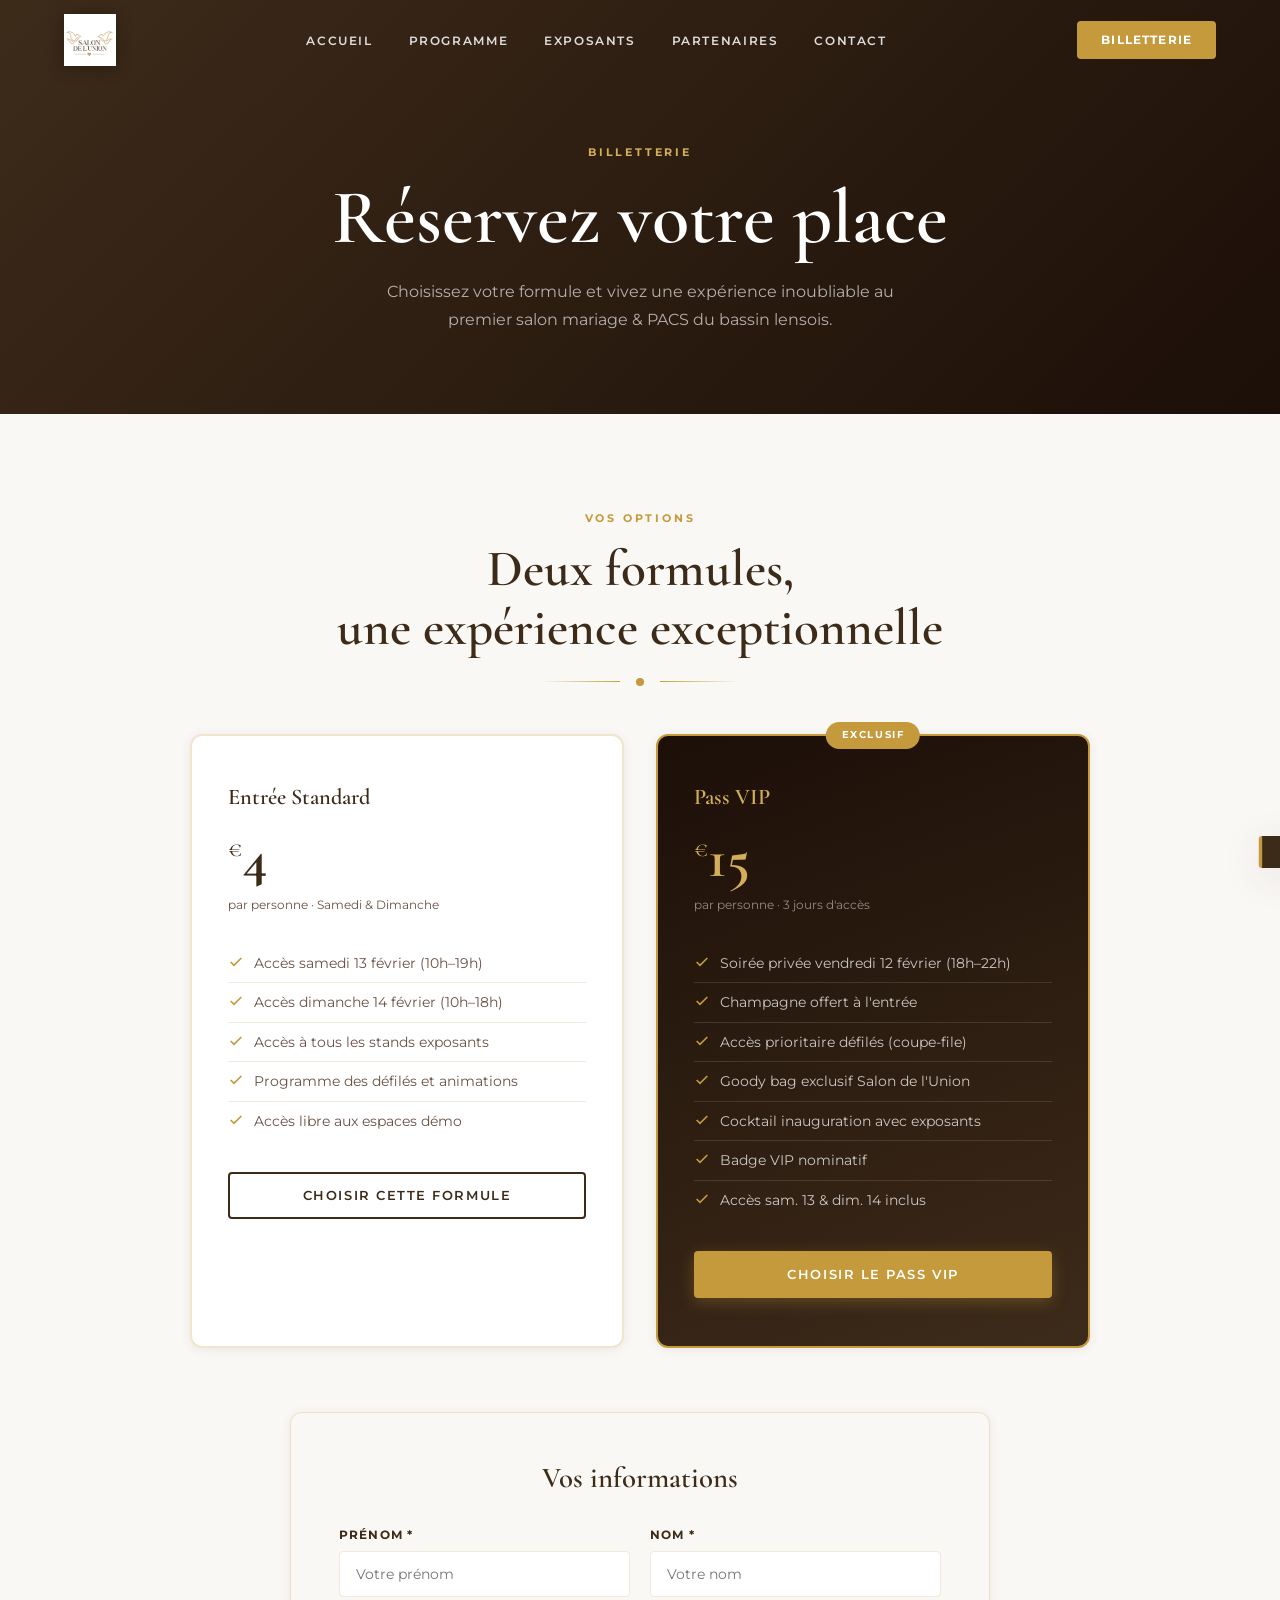
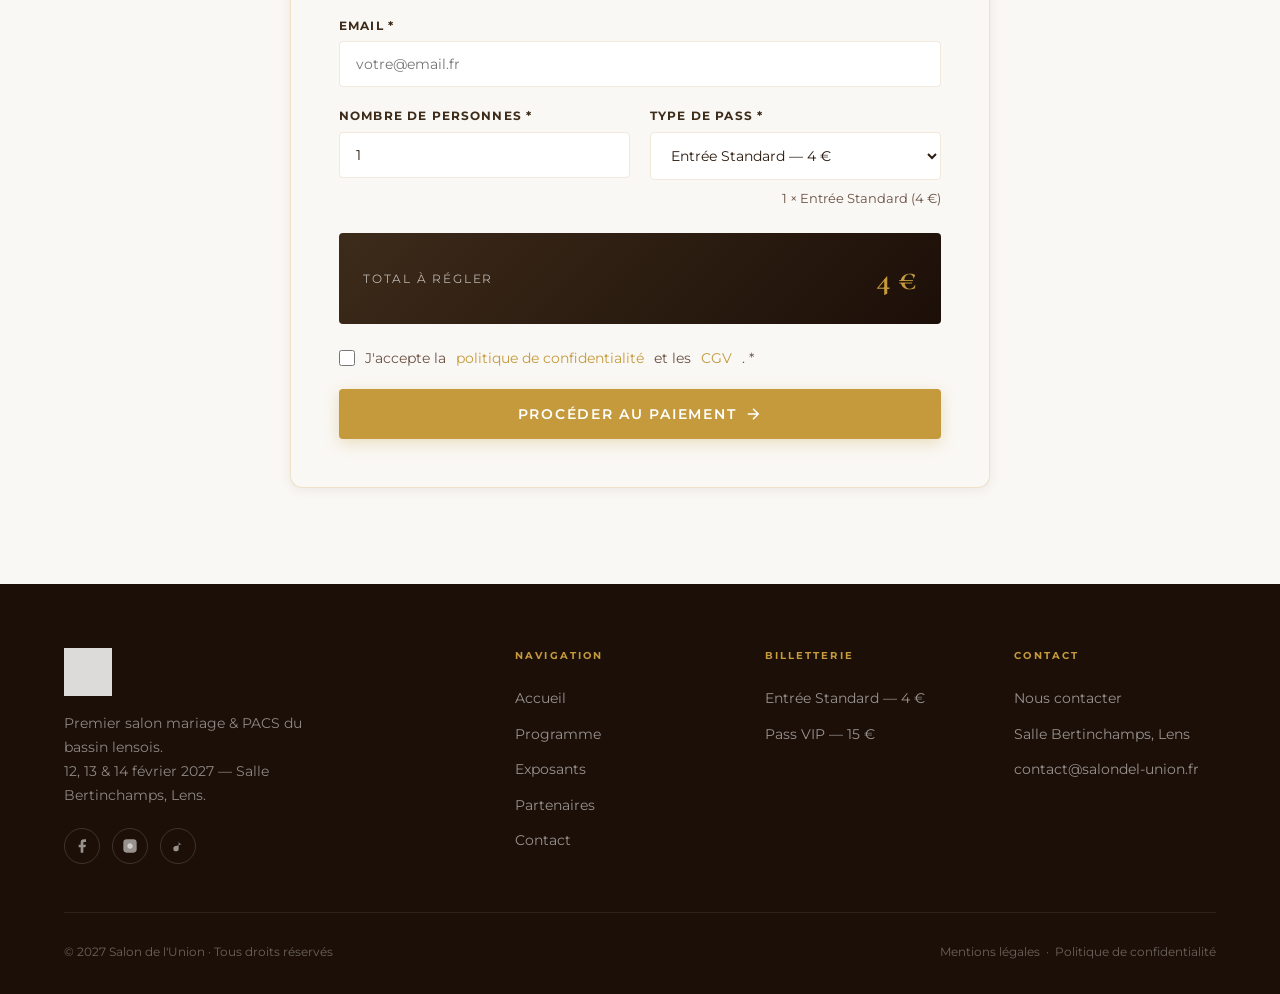
<file: billetterie.html>
<!DOCTYPE html>
<html lang="fr">
<head>
  <meta charset="UTF-8" />
  <meta name="viewport" content="width=device-width, initial-scale=1.0" />
  <meta name="description" content="Réservez vos billets pour le Salon de l'Union — Entrée Standard 4€ ou Pass VIP 15€. 12–14 février 2027, Lens." />
  <title>Billetterie — Salon de l'Union</title>
  <link rel="stylesheet" href="css/style.css" />
  <style>
    .selected-ticket { border-color: var(--gold) !important; box-shadow: var(--shadow-gold) !important; }
    .ticket-card.vip .ticket-features li { border-bottom-color: rgba(255,255,255,0.12); }
    .recap-row { display:flex; justify-content:space-between; padding:10px 0; border-bottom:1px solid var(--cream-dark); font-size:0.88rem; }
    .recap-row:last-child { border-bottom:none; }
    .recap-total { font-weight:700; color:var(--brown); font-size:1rem; }
    .recap-total strong { color:var(--gold); font-family:var(--font-serif); font-size:1.3rem; }
  </style>
</head>
<body>

<nav class="nav transparent" aria-label="Navigation principale">
  <div class="nav-inner">
    <a href="index.html" class="nav-logo">
      <img src="images/logo.png" alt="Salon de l'Union" />
    </a>
    <ul class="nav-links" role="list">
      <li><a href="index.html">Accueil</a></li>
      <li><a href="programme.html">Programme</a></li>
      <li><a href="exposants.html">Exposants</a></li>
      <li><a href="sponsors.html">Partenaires</a></li>
      <li><a href="contact.html">Contact</a></li>
    </ul>
    <a href="billetterie.html" class="nav-cta">Billetterie</a>
    <button class="hamburger" aria-label="Menu" aria-expanded="false">
      <span></span><span></span><span></span>
    </button>
  </div>
</nav>

<div class="mobile-menu" role="dialog" aria-label="Menu mobile">
  <a href="index.html">Accueil</a>
  <a href="programme.html">Programme</a>
  <a href="exposants.html">Exposants</a>
  <a href="sponsors.html">Partenaires</a>
  <a href="contact.html">Contact</a>
  <a href="billetterie.html" class="btn btn-primary btn-sm">Billetterie</a>
</div>

<!-- Hero -->
<div class="page-hero">
  <div class="container">
    <span class="section-label">Billetterie</span>
    <h1>Réservez votre place</h1>
    <p>Choisissez votre formule et vivez une expérience inoubliable au premier salon mariage &amp; PACS du bassin lensois.</p>
  </div>
</div>

<!-- Tickets -->
<section class="section" aria-labelledby="tickets-heading">
  <div class="container">
    <div class="text-center">
      <span class="section-label reveal">Vos options</span>
      <h2 id="tickets-heading" class="section-title reveal reveal-delay-1">Deux formules,<br />une expérience exceptionnelle</h2>
      <div class="divider-gold reveal reveal-delay-2"><span></span></div>
    </div>

    <div class="tickets-grid" id="vip">
      <!-- Standard -->
      <div class="ticket-card reveal" data-type="standard">
        <h3 style="font-size:1.4rem;">Entrée Standard</h3>
        <div class="ticket-price"><sup>€</sup>4</div>
        <p class="ticket-period">par personne · Samedi &amp; Dimanche</p>
        <ul class="ticket-features">
          <li><svg viewBox="0 0 24 24" aria-hidden="true"><polyline points="20 6 9 17 4 12"/></svg> Accès samedi 13 février (10h–19h)</li>
          <li><svg viewBox="0 0 24 24" aria-hidden="true"><polyline points="20 6 9 17 4 12"/></svg> Accès dimanche 14 février (10h–18h)</li>
          <li><svg viewBox="0 0 24 24" aria-hidden="true"><polyline points="20 6 9 17 4 12"/></svg> Accès à tous les stands exposants</li>
          <li><svg viewBox="0 0 24 24" aria-hidden="true"><polyline points="20 6 9 17 4 12"/></svg> Programme des défilés et animations</li>
          <li><svg viewBox="0 0 24 24" aria-hidden="true"><polyline points="20 6 9 17 4 12"/></svg> Accès libre aux espaces démo</li>
        </ul>
        <button class="btn btn-outline-dark ticket-choose" data-type="standard" style="width:100%;justify-content:center;">
          Choisir cette formule
        </button>
      </div>

      <!-- VIP -->
      <div class="ticket-card vip reveal reveal-delay-1" data-type="vip">
        <div class="ticket-badge">EXCLUSIF</div>
        <h3 style="font-size:1.4rem;">Pass VIP</h3>
        <div class="ticket-price"><sup>€</sup>15</div>
        <p class="ticket-period" style="color:rgba(255,255,255,0.5)">par personne · 3 jours d'accès</p>
        <ul class="ticket-features">
          <li><svg viewBox="0 0 24 24" aria-hidden="true"><polyline points="20 6 9 17 4 12"/></svg> Soirée privée vendredi 12 février (18h–22h)</li>
          <li><svg viewBox="0 0 24 24" aria-hidden="true"><polyline points="20 6 9 17 4 12"/></svg> Champagne offert à l'entrée</li>
          <li><svg viewBox="0 0 24 24" aria-hidden="true"><polyline points="20 6 9 17 4 12"/></svg> Accès prioritaire défilés (coupe-file)</li>
          <li><svg viewBox="0 0 24 24" aria-hidden="true"><polyline points="20 6 9 17 4 12"/></svg> Goody bag exclusif Salon de l'Union</li>
          <li><svg viewBox="0 0 24 24" aria-hidden="true"><polyline points="20 6 9 17 4 12"/></svg> Cocktail inauguration avec exposants</li>
          <li><svg viewBox="0 0 24 24" aria-hidden="true"><polyline points="20 6 9 17 4 12"/></svg> Badge VIP nominatif</li>
          <li><svg viewBox="0 0 24 24" aria-hidden="true"><polyline points="20 6 9 17 4 12"/></svg> Accès sam. 13 &amp; dim. 14 inclus</li>
        </ul>
        <button class="btn btn-primary ticket-choose" data-type="vip" style="width:100%;justify-content:center;margin-top:auto;">
          Choisir le Pass VIP
        </button>
      </div>
    </div>

    <!-- Formulaire -->
    <div style="margin-top:64px;">
      <form id="form-billetterie" class="form-section validated-form" data-action="billetterie" novalidate>
        <h3 class="form-title">Vos informations</h3>

        <div class="form-grid">
          <div class="form-group">
            <label for="prenom" class="form-label">Prénom *</label>
            <input type="text" id="prenom" name="prenom" class="form-input" placeholder="Votre prénom" required />
            <span class="form-error" aria-live="polite"></span>
          </div>
          <div class="form-group">
            <label for="nom" class="form-label">Nom *</label>
            <input type="text" id="nom" name="nom" class="form-input" placeholder="Votre nom" required />
            <span class="form-error" aria-live="polite"></span>
          </div>
          <div class="form-group full">
            <label for="email" class="form-label">Email *</label>
            <input type="email" id="email" name="email" class="form-input" placeholder="votre@email.fr" required />
            <span class="form-error" aria-live="polite"></span>
          </div>
          <div class="form-group">
            <label for="nb-personnes" class="form-label">Nombre de personnes *</label>
            <input type="number" id="nb-personnes" name="nb-personnes" class="form-input" value="1" min="1" max="20" required />
            <span class="form-error" aria-live="polite"></span>
          </div>
          <div class="form-group">
            <label for="pass-type" class="form-label">Type de pass *</label>
            <select id="pass-type" name="pass-type" class="form-select" required>
              <option value="standard">Entrée Standard — 4 €</option>
              <option value="vip">Pass VIP — 15 €</option>
            </select>
            <span class="form-error" aria-live="polite"></span>
          </div>
        </div>

        <div id="summary-text" style="font-size:0.82rem;color:var(--text-muted);text-align:right;margin-top:8px;"></div>

        <div class="total-display">
          <span class="total-label">Total à régler</span>
          <span class="total-amount" id="total-amount">4 €</span>
        </div>

        <div class="form-group full" style="margin-bottom:20px;">
          <label class="form-checkbox">
            <input type="checkbox" required />
            J'accepte la <a href="#" style="color:var(--gold)">politique de confidentialité</a> et les <a href="#" style="color:var(--gold)">CGV</a>. *
          </label>
          <span class="form-error" aria-live="polite"></span>
        </div>

        <button type="submit" class="btn btn-primary" data-label="Procéder au paiement" style="width:100%;justify-content:center;font-size:0.9rem;">
          Procéder au paiement
          <svg viewBox="0 0 24 24" width="18" height="18" aria-hidden="true" style="fill:none;stroke:currentColor;stroke-width:2"><path d="M5 12h14M12 5l7 7-7 7"/></svg>
        </button>
      </form>
    </div>
  </div>
</section>

<!-- Footer -->
<footer class="footer">
  <div class="container">
    <div class="footer-grid">
      <div class="footer-brand">
        <a href="index.html" class="footer-logo">
          <img src="images/logo.png" alt="Salon de l'Union" style="filter:brightness(0) invert(1);opacity:0.85;height:48px;" />
        </a>
        <p>Premier salon mariage &amp; PACS du bassin lensois.<br />12, 13 &amp; 14 février 2027 — Salle Bertinchamps, Lens.</p>
        <div class="footer-socials">
          <a href="#" class="footer-social" aria-label="Facebook"><svg viewBox="0 0 24 24" aria-hidden="true"><path d="M18 2h-3a5 5 0 0 0-5 5v3H7v4h3v8h4v-8h3l1-4h-4V7a1 1 0 0 1 1-1h3z"/></svg></a>
          <a href="#" class="footer-social" aria-label="Instagram"><svg viewBox="0 0 24 24" aria-hidden="true"><rect x="2" y="2" width="20" height="20" rx="5" ry="5"/><path d="M16 11.37A4 4 0 1 1 12.63 8 4 4 0 0 1 16 11.37z"/><line x1="17.5" y1="6.5" x2="17.51" y2="6.5"/></svg></a>
          <a href="#" class="footer-social" aria-label="TikTok"><svg viewBox="0 0 24 24" aria-hidden="true"><path d="M9 12a4 4 0 1 0 4 4V4a5 5 0 0 0 5 5"/></svg></a>
        </div>
      </div>
      <div class="footer-col">
        <h5>Navigation</h5>
        <ul>
          <li><a href="index.html">Accueil</a></li>
          <li><a href="programme.html">Programme</a></li>
          <li><a href="exposants.html">Exposants</a></li>
          <li><a href="sponsors.html">Partenaires</a></li>
          <li><a href="contact.html">Contact</a></li>
        </ul>
      </div>
      <div class="footer-col">
        <h5>Billetterie</h5>
        <ul>
          <li><a href="billetterie.html">Entrée Standard — 4 €</a></li>
          <li><a href="billetterie.html#vip">Pass VIP — 15 €</a></li>
        </ul>
      </div>
      <div class="footer-col">
        <h5>Contact</h5>
        <ul>
          <li><a href="contact.html">Nous contacter</a></li>
          <li><a href="contact.html">Salle Bertinchamps, Lens</a></li>
          <li><a href="contact.html">contact@salondel-union.fr</a></li>
        </ul>
      </div>
    </div>
    <div class="footer-bottom">
      <p>&copy; 2027 Salon de l'Union · Tous droits réservés</p>
      <p><a href="#">Mentions légales</a> &nbsp;·&nbsp; <a href="#">Politique de confidentialité</a></p>
    </div>
  </div>
</footer>

<div class="toast" role="alert" aria-live="polite"></div>
<script src="js/main.js"></script>
</body>
</html>
</file>
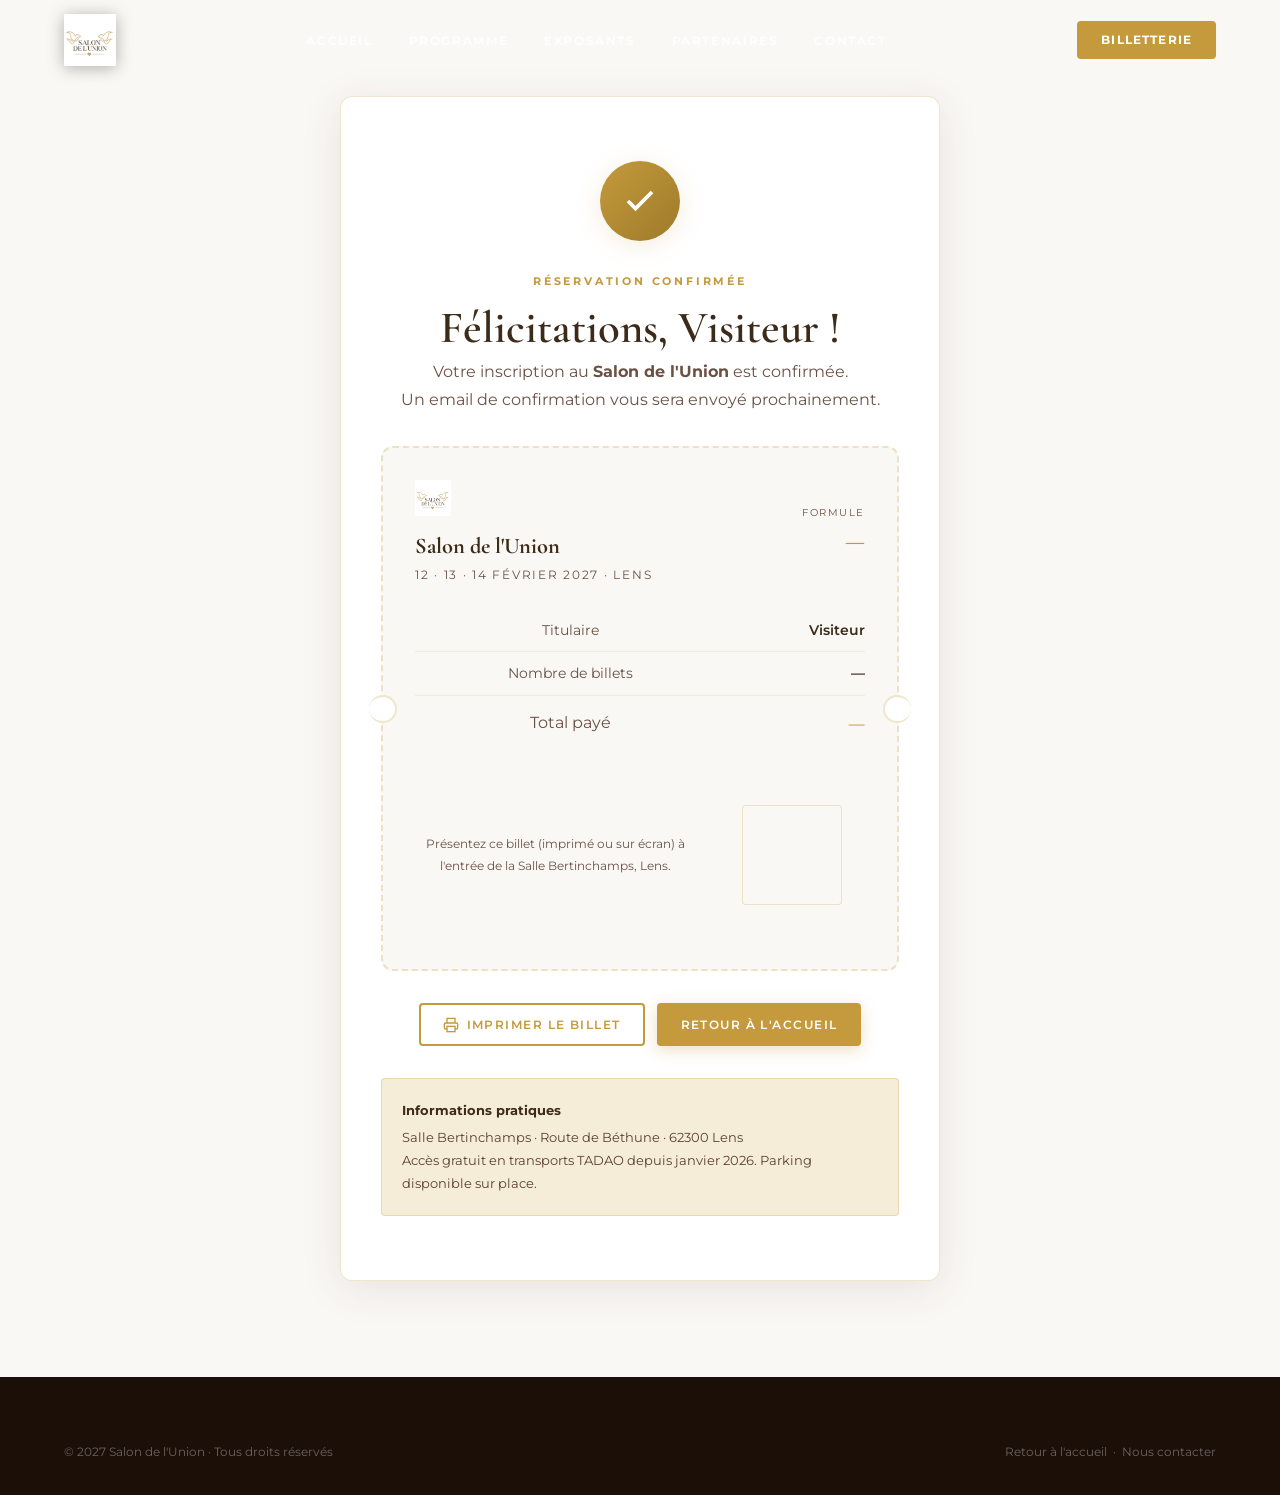
<file: confirmation.html>
<!DOCTYPE html>
<html lang="fr">
<head>
  <meta charset="UTF-8" />
  <meta name="viewport" content="width=device-width, initial-scale=1.0" />
  <meta name="description" content="Confirmation de réservation — Salon de l'Union" />
  <title>Confirmation — Salon de l'Union</title>
  <link rel="stylesheet" href="css/style.css" />
  <style>
    .conf-recap { width:100%; border-collapse:collapse; margin:24px 0; }
    .conf-recap td { padding:10px 0; font-size:0.88rem; border-bottom:1px solid var(--cream-dark); }
    .conf-recap td:first-child { color:var(--text-muted); }
    .conf-recap td:last-child { font-weight:600; color:var(--brown); text-align:right; }
    .conf-recap tr:last-child td { border-bottom:none; font-size:1rem; }
    .conf-recap tr:last-child td:last-child { color:var(--gold); font-family:var(--font-serif); font-size:1.3rem; }
    .ticket-visual {
      border:2px dashed var(--border);
      border-radius:var(--radius-lg);
      padding:32px;
      margin:32px 0;
      position:relative;
      background:var(--cream);
    }
    .ticket-visual::before, .ticket-visual::after {
      content:'';
      position:absolute;
      width:28px; height:28px;
      background:var(--white);
      border-radius:50%;
      top:50%;
      transform:translateY(-50%);
    }
    .ticket-visual::before { left:-14px; border:2px solid var(--border); border-left:none; }
    .ticket-visual::after  { right:-14px; border:2px solid var(--border); border-right:none; }
    @media print {
      .nav, .footer, .no-print { display:none !important; }
      body { background:white; }
    }
  </style>
</head>
<body>

<nav class="nav scrolled" aria-label="Navigation principale">
  <div class="nav-inner">
    <a href="index.html" class="nav-logo">
      <img src="images/logo.png" alt="Salon de l'Union" />
    </a>
    <ul class="nav-links" role="list">
      <li><a href="index.html">Accueil</a></li>
      <li><a href="programme.html">Programme</a></li>
      <li><a href="exposants.html">Exposants</a></li>
      <li><a href="sponsors.html">Partenaires</a></li>
      <li><a href="contact.html">Contact</a></li>
    </ul>
    <a href="billetterie.html" class="nav-cta">Billetterie</a>
    <button class="hamburger" aria-label="Menu"><span></span><span></span><span></span></button>
  </div>
</nav>

<div class="mobile-menu" role="dialog">
  <a href="index.html">Accueil</a>
  <a href="programme.html">Programme</a>
  <a href="exposants.html">Exposants</a>
  <a href="sponsors.html">Partenaires</a>
  <a href="contact.html">Contact</a>
</div>

<section class="section" style="min-height:80vh;display:flex;align-items:center;">
  <div class="container">
    <div class="confirmation-box" role="main">

      <div class="confirmation-icon" aria-hidden="true">
        <svg viewBox="0 0 24 24" aria-hidden="true"><polyline points="20 6 9 17 4 12"/></svg>
      </div>

      <span class="section-label">Réservation confirmée</span>
      <h1 style="font-size:clamp(1.8rem,4vw,2.8rem);margin:8px 0 4px;">
        Félicitations, <span id="conf-name">Visiteur</span>&nbsp;!
      </h1>
      <p style="font-size:1rem;margin-bottom:8px;">
        Votre inscription au <strong>Salon de l'Union</strong> est confirmée.<br />
        Un email de confirmation vous sera envoyé prochainement.
      </p>

      <!-- Billet visuel -->
      <div class="ticket-visual">
        <div style="display:flex;align-items:center;justify-content:space-between;flex-wrap:wrap;gap:16px;">
          <div style="text-align:left;">
            <img src="images/logo.png" alt="Salon de l'Union" style="height:36px;margin-bottom:12px;" />
            <div style="font-family:var(--font-serif);font-size:1.4rem;font-weight:700;color:var(--brown);">Salon de l'Union</div>
            <div style="font-size:0.72rem;letter-spacing:0.15em;text-transform:uppercase;color:var(--text-muted);margin-top:2px;">12 · 13 · 14 Février 2027 · Lens</div>
          </div>
          <div style="text-align:right;">
            <div style="font-size:0.65rem;letter-spacing:0.15em;text-transform:uppercase;color:var(--text-muted);">Formule</div>
            <div style="font-family:var(--font-serif);font-size:1.5rem;font-weight:700;color:var(--gold);" id="conf-type">—</div>
          </div>
        </div>

        <table class="conf-recap" aria-label="Récapitulatif de réservation">
          <tr><td>Titulaire</td><td id="conf-name-recap">—</td></tr>
          <tr><td>Nombre de billets</td><td id="conf-qty">—</td></tr>
          <tr><td>Total payé</td><td id="conf-total">—</td></tr>
        </table>

        <div style="display:flex;align-items:center;justify-content:space-between;gap:24px;flex-wrap:wrap;">
          <div>
            <p style="font-size:0.78rem;color:var(--text-muted);max-width:280px;">
              Présentez ce billet (imprimé ou sur écran) à l'entrée de la Salle Bertinchamps, Lens.
            </p>
          </div>
          <div class="qr-code" aria-label="QR code de votre billet" role="img" style="width:100px;height:100px;padding:8px;gap:1.5px;"></div>
        </div>
      </div>

      <div style="display:flex;gap:12px;justify-content:center;flex-wrap:wrap;" class="no-print">
        <button onclick="window.print()" class="btn btn-outline-gold btn-sm">
          <svg viewBox="0 0 24 24" width="16" height="16" aria-hidden="true" style="fill:none;stroke:currentColor;stroke-width:2"><polyline points="6 9 6 2 18 2 18 9"/><path d="M6 18H4a2 2 0 0 1-2-2v-5a2 2 0 0 1 2-2h16a2 2 0 0 1 2 2v5a2 2 0 0 1-2 2h-2"/><rect x="6" y="14" width="12" height="8"/></svg>
          Imprimer le billet
        </button>
        <a href="index.html" class="btn btn-primary btn-sm">Retour à l'accueil</a>
      </div>

      <div style="margin-top:32px;padding:20px;background:var(--gold-pale);border-radius:var(--radius);border:1px solid var(--border);" class="no-print">
        <p style="font-size:0.82rem;color:var(--brown-light);text-align:left;">
          <strong style="display:block;color:var(--brown);margin-bottom:4px;">Informations pratiques</strong>
          Salle Bertinchamps · Route de Béthune · 62300 Lens<br />
          Accès gratuit en transports TADAO depuis janvier 2026. Parking disponible sur place.
        </p>
      </div>
    </div>
  </div>
</section>

<footer class="footer">
  <div class="container">
    <div class="footer-bottom" style="border-top:none;padding-top:0;">
      <p>&copy; 2027 Salon de l'Union · Tous droits réservés</p>
      <p><a href="index.html">Retour à l'accueil</a> &nbsp;·&nbsp; <a href="contact.html">Nous contacter</a></p>
    </div>
  </div>
</footer>

<script src="js/main.js"></script>
<script>
  // Mirror conf-name to conf-name-recap
  document.addEventListener('DOMContentLoaded', () => {
    const nameEl = document.getElementById('conf-name');
    const nameRecap = document.getElementById('conf-name-recap');
    if (nameEl && nameRecap) nameRecap.textContent = nameEl.textContent;
  });
</script>
</body>
</html>
</file>
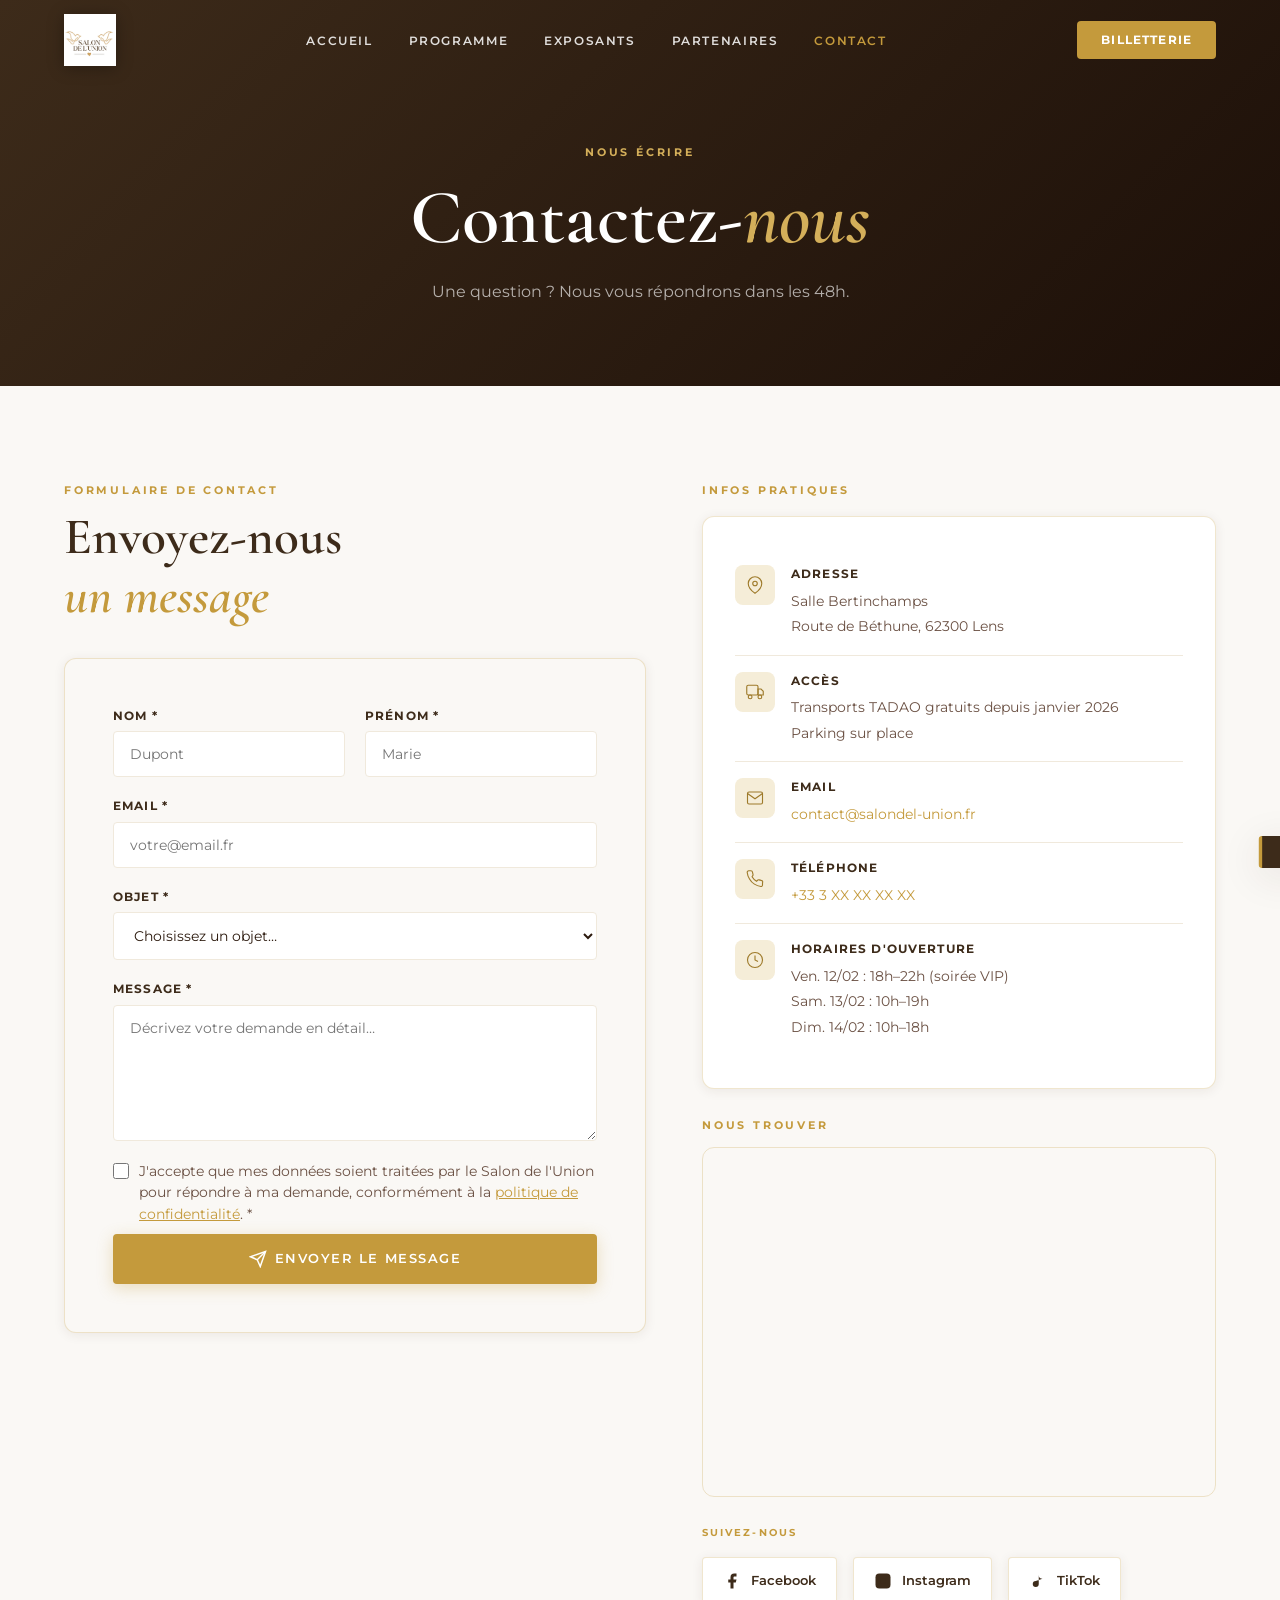
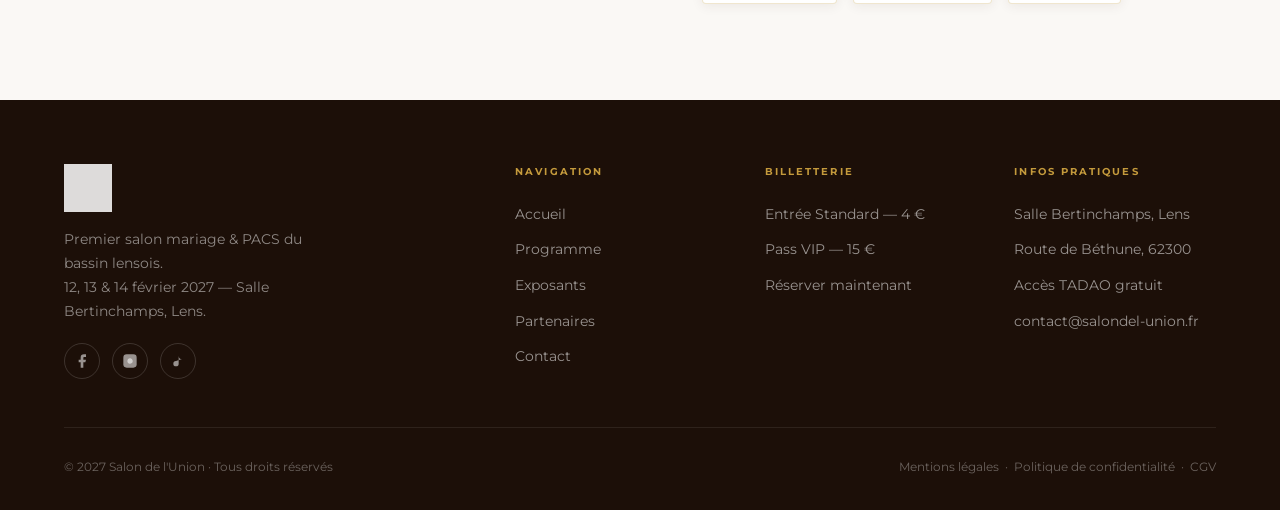
<file: contact.html>
<!DOCTYPE html>
<html lang="fr">
<head>
  <meta charset="UTF-8" />
  <meta name="viewport" content="width=device-width, initial-scale=1.0" />
  <meta name="description" content="Contactez le Salon de l'Union — Une question sur le salon mariage & PACS de Lens ? Renseignements, exposants, partenariats, presse. Réponse sous 48h." />
  <title>Contact — Salon de l'Union</title>
  <link rel="stylesheet" href="css/style.css" />
  <style>
    .contact-layout {
      display: grid;
      grid-template-columns: 1fr 1fr;
      gap: 56px;
      align-items: start;
    }
    .contact-form-col .form-section { max-width: 100%; margin: 0; }
    .contact-info-col { display: flex; flex-direction: column; gap: 28px; }
    .social-section-title {
      font-family: var(--font-sans);
      font-size: 0.65rem;
      letter-spacing: 0.2em;
      text-transform: uppercase;
      font-weight: 700;
      color: var(--gold);
      margin-bottom: 16px;
      display: block;
    }
    @media (max-width: 768px) {
      .contact-layout { grid-template-columns: 1fr; gap: 40px; }
    }
  </style>
</head>
<body>

<!-- ── Navigation ──────────────────────────────────────────── -->
<nav class="nav transparent" aria-label="Navigation principale">
  <div class="nav-inner">
    <a href="index.html" class="nav-logo">
      <img src="images/logo.png" alt="Salon de l'Union" />
    </a>
    <ul class="nav-links" role="list">
      <li><a href="index.html">Accueil</a></li>
      <li><a href="programme.html">Programme</a></li>
      <li><a href="exposants.html">Exposants</a></li>
      <li><a href="sponsors.html">Partenaires</a></li>
      <li><a href="contact.html">Contact</a></li>
    </ul>
    <a href="billetterie.html" class="nav-cta">Billetterie</a>
    <button class="hamburger" aria-label="Menu" aria-expanded="false">
      <span></span><span></span><span></span>
    </button>
  </div>
</nav>

<div class="mobile-menu" role="dialog" aria-label="Menu mobile">
  <a href="index.html">Accueil</a>
  <a href="programme.html">Programme</a>
  <a href="exposants.html">Exposants</a>
  <a href="sponsors.html">Partenaires</a>
  <a href="contact.html">Contact</a>
  <a href="billetterie.html" class="btn btn-primary btn-sm">Billetterie</a>
</div>

<!-- ── Hero ────────────────────────────────────────────────── -->
<section class="page-hero" aria-labelledby="hero-heading">
  <div class="container">
    <span class="section-label">Nous écrire</span>
    <h1 id="hero-heading">Contactez-<em style="font-style:italic;color:var(--gold-light)">nous</em></h1>
    <p>Une question ? Nous vous répondrons dans les 48h.</p>
  </div>
</section>

<!-- ── Contact principal ─────────────────────────────────────── -->
<section class="section" aria-labelledby="contact-heading">
  <div class="container">
    <div class="contact-layout">

      <!-- Formulaire (colonne gauche) -->
      <div class="contact-form-col reveal">
        <span class="section-label" style="margin-bottom:8px;">Formulaire de contact</span>
        <h2 id="contact-heading" class="section-title" style="margin-bottom:32px;">Envoyez-nous<br /><em style="font-style:italic;color:var(--gold)">un message</em></h2>
        <form id="form-contact" class="validated-form form-section" data-action="generic" novalidate>
          <div class="form-grid">
            <div class="form-group">
              <label class="form-label" for="ct-nom">Nom <span aria-hidden="true">*</span></label>
              <input class="form-input" type="text" id="ct-nom" name="nom" required autocomplete="family-name" placeholder="Dupont" />
              <span class="form-error" role="alert"></span>
            </div>
            <div class="form-group">
              <label class="form-label" for="ct-prenom">Prénom <span aria-hidden="true">*</span></label>
              <input class="form-input" type="text" id="ct-prenom" name="prenom" required autocomplete="given-name" placeholder="Marie" />
              <span class="form-error" role="alert"></span>
            </div>
            <div class="form-group full">
              <label class="form-label" for="ct-email">Email <span aria-hidden="true">*</span></label>
              <input class="form-input" type="email" id="ct-email" name="email" required autocomplete="email" placeholder="votre@email.fr" />
              <span class="form-error" role="alert"></span>
            </div>
            <div class="form-group full">
              <label class="form-label" for="ct-objet">Objet <span aria-hidden="true">*</span></label>
              <select class="form-select" id="ct-objet" name="objet" required>
                <option value="" disabled selected>Choisissez un objet…</option>
                <option value="visiteurs">Renseignements visiteurs</option>
                <option value="exposant">Devenir exposant</option>
                <option value="partenariat">Partenariat &amp; sponsoring</option>
                <option value="presse">Presse</option>
                <option value="autre">Autre</option>
              </select>
              <span class="form-error" role="alert"></span>
            </div>
            <div class="form-group full">
              <label class="form-label" for="ct-message">Message <span aria-hidden="true">*</span></label>
              <textarea class="form-textarea" id="ct-message" name="message" required rows="6" placeholder="Décrivez votre demande en détail…"></textarea>
              <span class="form-error" role="alert"></span>
            </div>
            <div class="form-group full">
              <label class="form-checkbox">
                <input type="checkbox" name="rgpd" required />
                <span>J'accepte que mes données soient traitées par le Salon de l'Union pour répondre à ma demande, conformément à la <a href="#" style="color:var(--gold);text-decoration:underline;">politique de confidentialité</a>. <span aria-hidden="true">*</span></span>
              </label>
              <span class="form-error" role="alert"></span>
            </div>
          </div>
          <button type="submit" class="btn btn-primary" style="width:100%;justify-content:center;margin-top:8px;" data-label="Envoyer le message">
            <svg viewBox="0 0 24 24" fill="none" stroke="currentColor" stroke-width="2" width="18" height="18" aria-hidden="true">
              <line x1="22" y1="2" x2="11" y2="13"/>
              <polygon points="22 2 15 22 11 13 2 9 22 2"/>
            </svg>
            Envoyer le message
          </button>
        </form>
      </div>

      <!-- Infos pratiques (colonne droite) -->
      <div class="contact-info-col">

        <div class="reveal reveal-delay-1">
          <span class="section-label" style="margin-bottom:16px;">Infos pratiques</span>
          <div class="info-card">
            <div class="info-item">
              <div class="info-icon">
                <svg viewBox="0 0 24 24" fill="none" stroke="currentColor" stroke-width="1.5" aria-hidden="true">
                  <path d="M21 10c0 7-9 13-9 13s-9-6-9-13a9 9 0 0 1 18 0z"/>
                  <circle cx="12" cy="10" r="3"/>
                </svg>
              </div>
              <div class="info-text">
                <strong>Adresse</strong>
                <span>Salle Bertinchamps<br />Route de Béthune, 62300 Lens</span>
              </div>
            </div>
            <div class="info-item">
              <div class="info-icon">
                <svg viewBox="0 0 24 24" fill="none" stroke="currentColor" stroke-width="1.5" aria-hidden="true">
                  <rect x="1" y="3" width="15" height="13" rx="2"/>
                  <path d="M16 8h4l3 3v5h-7V8z"/>
                  <circle cx="5.5" cy="18.5" r="2.5"/>
                  <circle cx="18.5" cy="18.5" r="2.5"/>
                </svg>
              </div>
              <div class="info-text">
                <strong>Accès</strong>
                <span>Transports TADAO gratuits depuis janvier 2026<br />Parking sur place</span>
              </div>
            </div>
            <div class="info-item">
              <div class="info-icon">
                <svg viewBox="0 0 24 24" fill="none" stroke="currentColor" stroke-width="1.5" aria-hidden="true">
                  <path d="M4 4h16c1.1 0 2 .9 2 2v12c0 1.1-.9 2-2 2H4c-1.1 0-2-.9-2-2V6c0-1.1.9-2 2-2z"/>
                  <polyline points="22,6 12,13 2,6"/>
                </svg>
              </div>
              <div class="info-text">
                <strong>Email</strong>
                <span><a href="mailto:contact@salondel-union.fr" style="color:var(--gold);">contact@salondel-union.fr</a></span>
              </div>
            </div>
            <div class="info-item">
              <div class="info-icon">
                <svg viewBox="0 0 24 24" fill="none" stroke="currentColor" stroke-width="1.5" aria-hidden="true">
                  <path d="M22 16.92v3a2 2 0 0 1-2.18 2 19.79 19.79 0 0 1-8.63-3.07A19.5 19.5 0 0 1 4.69 12a19.79 19.79 0 0 1-3.07-8.67A2 2 0 0 1 3.62 1h3a2 2 0 0 1 2 1.72 12.84 12.84 0 0 0 .7 2.81 2 2 0 0 1-.45 2.11L8.09 8.91a16 16 0 0 0 6 6l1.27-1.27a2 2 0 0 1 2.11-.45 12.84 12.84 0 0 0 2.81.7A2 2 0 0 1 22 16.92z"/>
                </svg>
              </div>
              <div class="info-text">
                <strong>Téléphone</strong>
                <span><a href="tel:+33300000000" style="color:var(--gold);">+33 3 XX XX XX XX</a></span>
              </div>
            </div>
            <div class="info-item">
              <div class="info-icon">
                <svg viewBox="0 0 24 24" fill="none" stroke="currentColor" stroke-width="1.5" aria-hidden="true">
                  <circle cx="12" cy="12" r="10"/>
                  <polyline points="12 6 12 12 16 14"/>
                </svg>
              </div>
              <div class="info-text">
                <strong>Horaires d'ouverture</strong>
                <span>
                  Ven. 12/02 : 18h–22h (soirée VIP)<br />
                  Sam. 13/02 : 10h–19h<br />
                  Dim. 14/02 : 10h–18h
                </span>
              </div>
            </div>
          </div>
        </div>

        <!-- Carte Google Maps -->
        <div class="reveal reveal-delay-2">
          <span class="section-label" style="margin-bottom:12px;display:block;">Nous trouver</span>
          <div class="map-embed">
            <iframe
              src="https://www.google.com/maps/embed?pb=!1m18!1m12!1m3!1d2531.0!2d2.8242!3d50.4323!2m3!1f0!2f0!3f0!3m2!1i1024!2i768!4f13.1!3m3!1m2!1s0x0%3A0x0!2zLens!5e0!3m2!1sfr!2sfr!4v1"
              allowfullscreen=""
              loading="lazy"
              referrerpolicy="no-referrer-when-downgrade"
              title="Salle Bertinchamps, Lens — Salon de l'Union"
            ></iframe>
          </div>
        </div>

        <!-- Réseaux sociaux -->
        <div class="reveal reveal-delay-3">
          <span class="social-section-title">Suivez-nous</span>
          <div class="social-links">
            <a href="#" class="social-link" aria-label="Notre page Facebook">
              <svg viewBox="0 0 24 24" aria-hidden="true">
                <path d="M18 2h-3a5 5 0 0 0-5 5v3H7v4h3v8h4v-8h3l1-4h-4V7a1 1 0 0 1 1-1h3z"/>
              </svg>
              Facebook
            </a>
            <a href="#" class="social-link" aria-label="Notre compte Instagram">
              <svg viewBox="0 0 24 24" aria-hidden="true">
                <rect x="2" y="2" width="20" height="20" rx="5" ry="5"/>
                <path d="M16 11.37A4 4 0 1 1 12.63 8 4 4 0 0 1 16 11.37z"/>
                <line x1="17.5" y1="6.5" x2="17.51" y2="6.5"/>
              </svg>
              Instagram
            </a>
            <a href="#" class="social-link" aria-label="Notre compte TikTok">
              <svg viewBox="0 0 24 24" aria-hidden="true">
                <path d="M9 12a4 4 0 1 0 4 4V4a5 5 0 0 0 5 5"/>
              </svg>
              TikTok
            </a>
          </div>
        </div>

      </div><!-- /contact-info-col -->
    </div><!-- /contact-layout -->
  </div>
</section>

<!-- ── Footer ───────────────────────────────────────────────── -->
<footer class="footer">
  <div class="container">
    <div class="footer-grid">
      <div class="footer-brand">
        <a href="index.html" class="footer-logo">
          <img src="images/logo.png" alt="Salon de l'Union" style="filter:brightness(0) invert(1);opacity:0.85;height:48px;" />
        </a>
        <p>Premier salon mariage &amp; PACS du bassin lensois.<br />12, 13 &amp; 14 février 2027 — Salle Bertinchamps, Lens.</p>
        <div class="footer-socials">
          <a href="#" class="footer-social" aria-label="Facebook">
            <svg viewBox="0 0 24 24" aria-hidden="true"><path d="M18 2h-3a5 5 0 0 0-5 5v3H7v4h3v8h4v-8h3l1-4h-4V7a1 1 0 0 1 1-1h3z"/></svg>
          </a>
          <a href="#" class="footer-social" aria-label="Instagram">
            <svg viewBox="0 0 24 24" aria-hidden="true"><rect x="2" y="2" width="20" height="20" rx="5" ry="5"/><path d="M16 11.37A4 4 0 1 1 12.63 8 4 4 0 0 1 16 11.37z"/><line x1="17.5" y1="6.5" x2="17.51" y2="6.5"/></svg>
          </a>
          <a href="#" class="footer-social" aria-label="TikTok">
            <svg viewBox="0 0 24 24" aria-hidden="true"><path d="M9 12a4 4 0 1 0 4 4V4a5 5 0 0 0 5 5"/></svg>
          </a>
        </div>
      </div>
      <div class="footer-col">
        <h5>Navigation</h5>
        <ul>
          <li><a href="index.html">Accueil</a></li>
          <li><a href="programme.html">Programme</a></li>
          <li><a href="exposants.html">Exposants</a></li>
          <li><a href="sponsors.html">Partenaires</a></li>
          <li><a href="contact.html">Contact</a></li>
        </ul>
      </div>
      <div class="footer-col">
        <h5>Billetterie</h5>
        <ul>
          <li><a href="billetterie.html">Entrée Standard — 4 €</a></li>
          <li><a href="billetterie.html#vip">Pass VIP — 15 €</a></li>
          <li><a href="billetterie.html">Réserver maintenant</a></li>
        </ul>
      </div>
      <div class="footer-col">
        <h5>Infos pratiques</h5>
        <ul>
          <li><a href="contact.html">Salle Bertinchamps, Lens</a></li>
          <li><a href="contact.html">Route de Béthune, 62300</a></li>
          <li><a href="contact.html">Accès TADAO gratuit</a></li>
          <li><a href="contact.html">contact@salondel-union.fr</a></li>
        </ul>
      </div>
    </div>
    <div class="footer-bottom">
      <p>&copy; 2027 Salon de l'Union · Tous droits réservés</p>
      <p>
        <a href="#">Mentions légales</a> &nbsp;·&nbsp;
        <a href="#">Politique de confidentialité</a> &nbsp;·&nbsp;
        <a href="#">CGV</a>
      </p>
    </div>
  </div>
</footer>

<div class="toast" role="alert" aria-live="polite"></div>
<script src="js/main.js"></script>
</body>
</html>
</file>
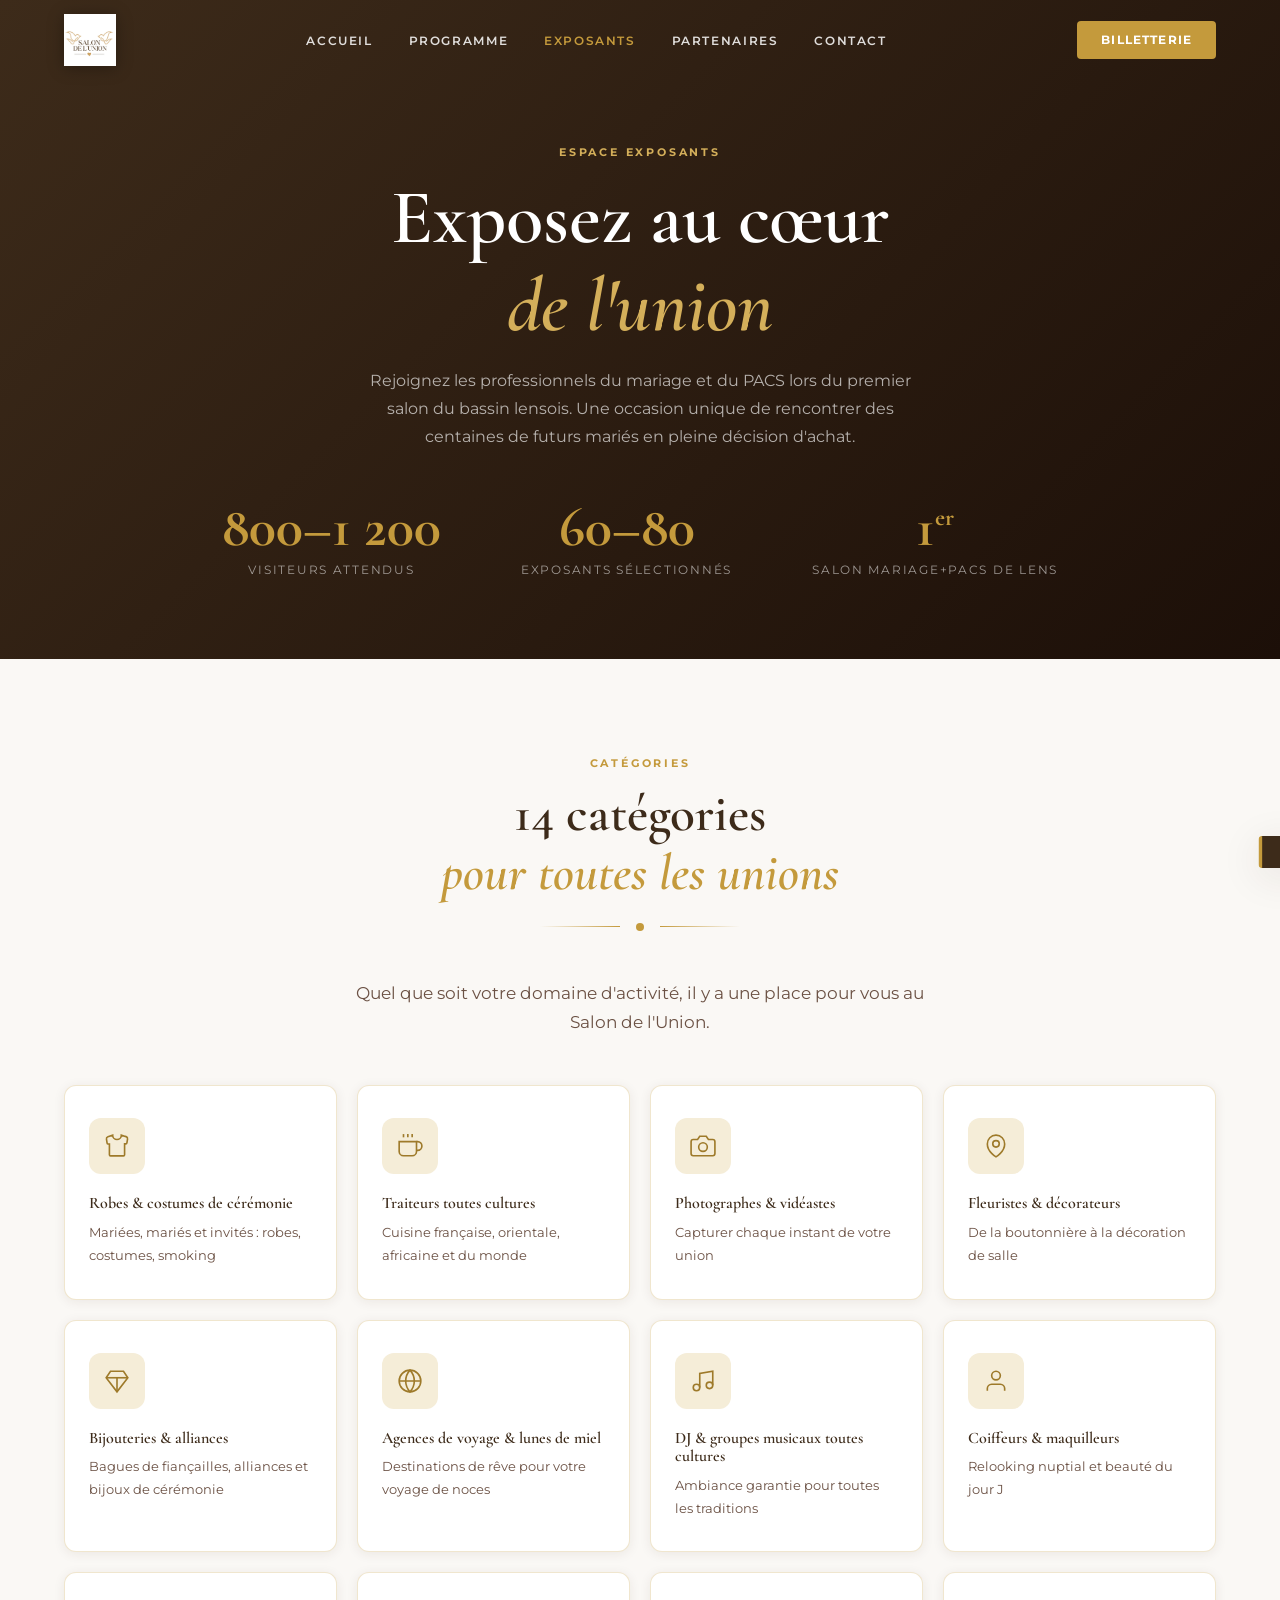
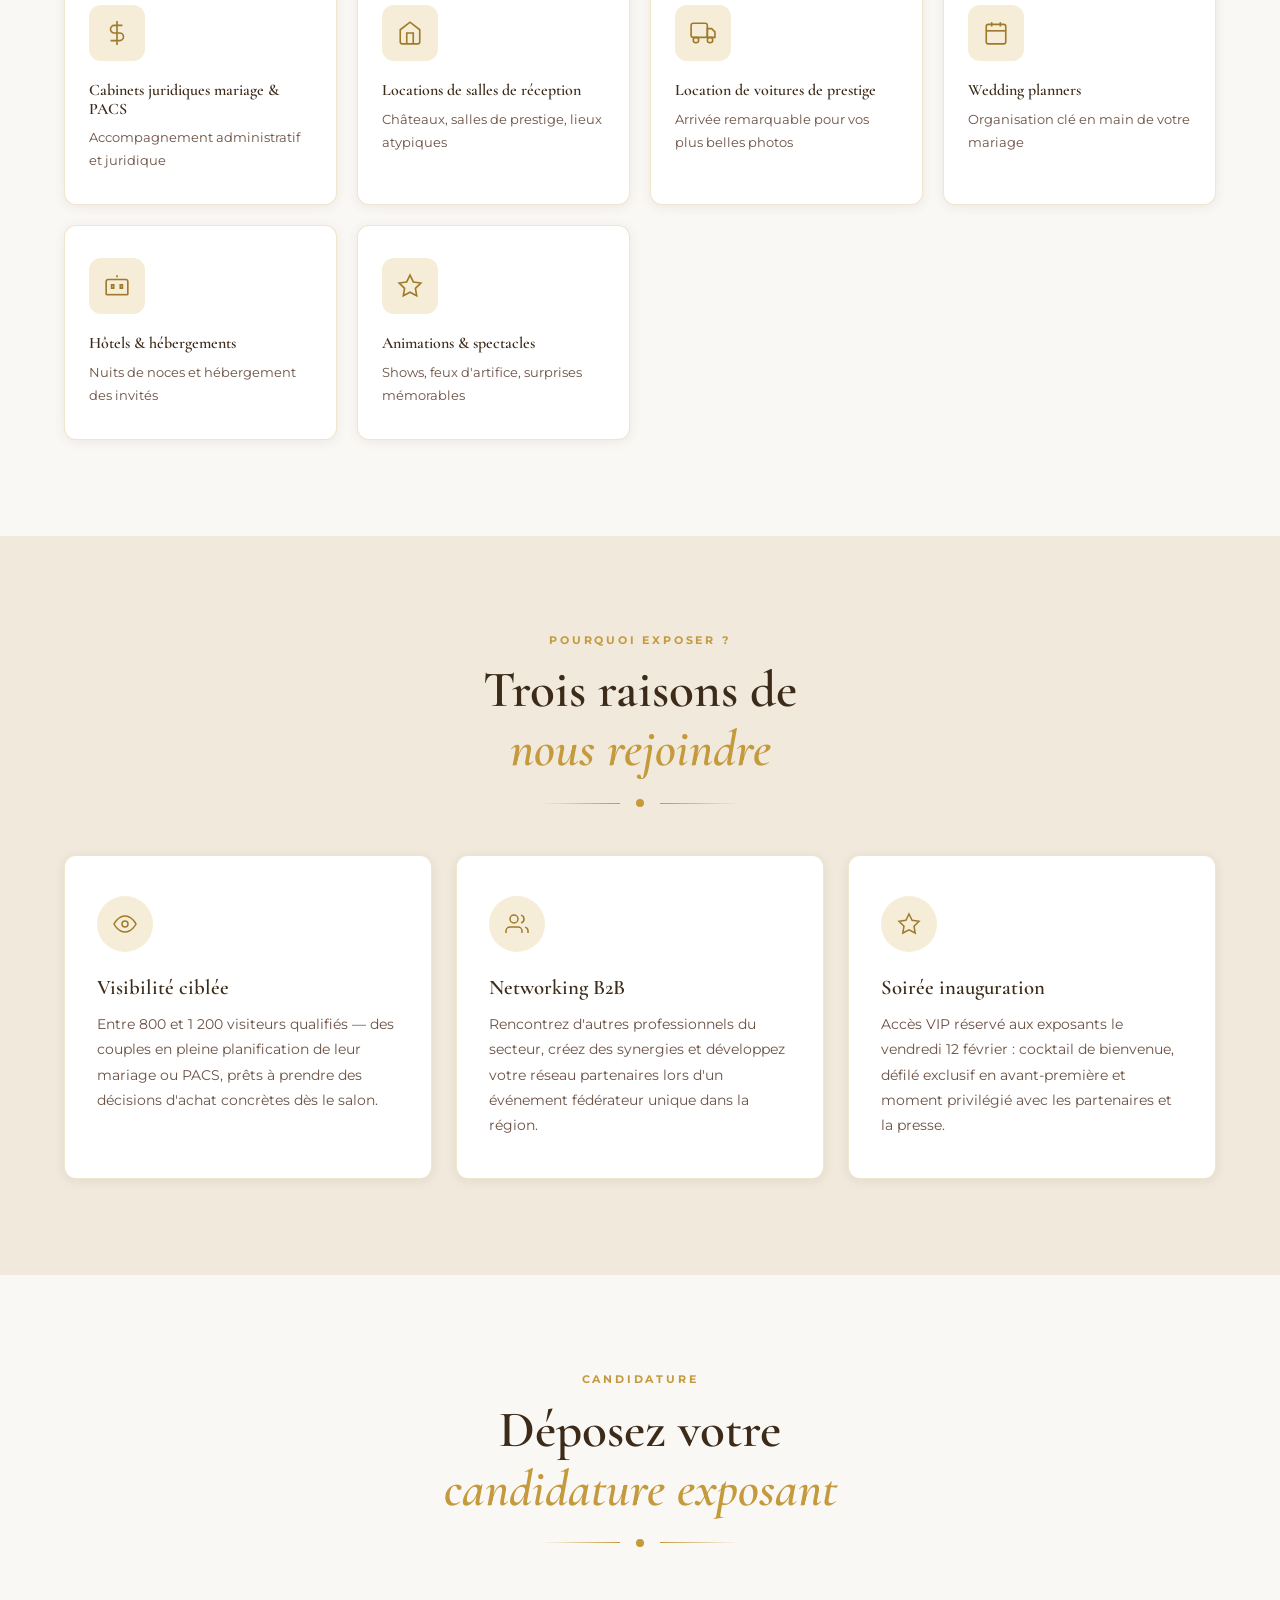
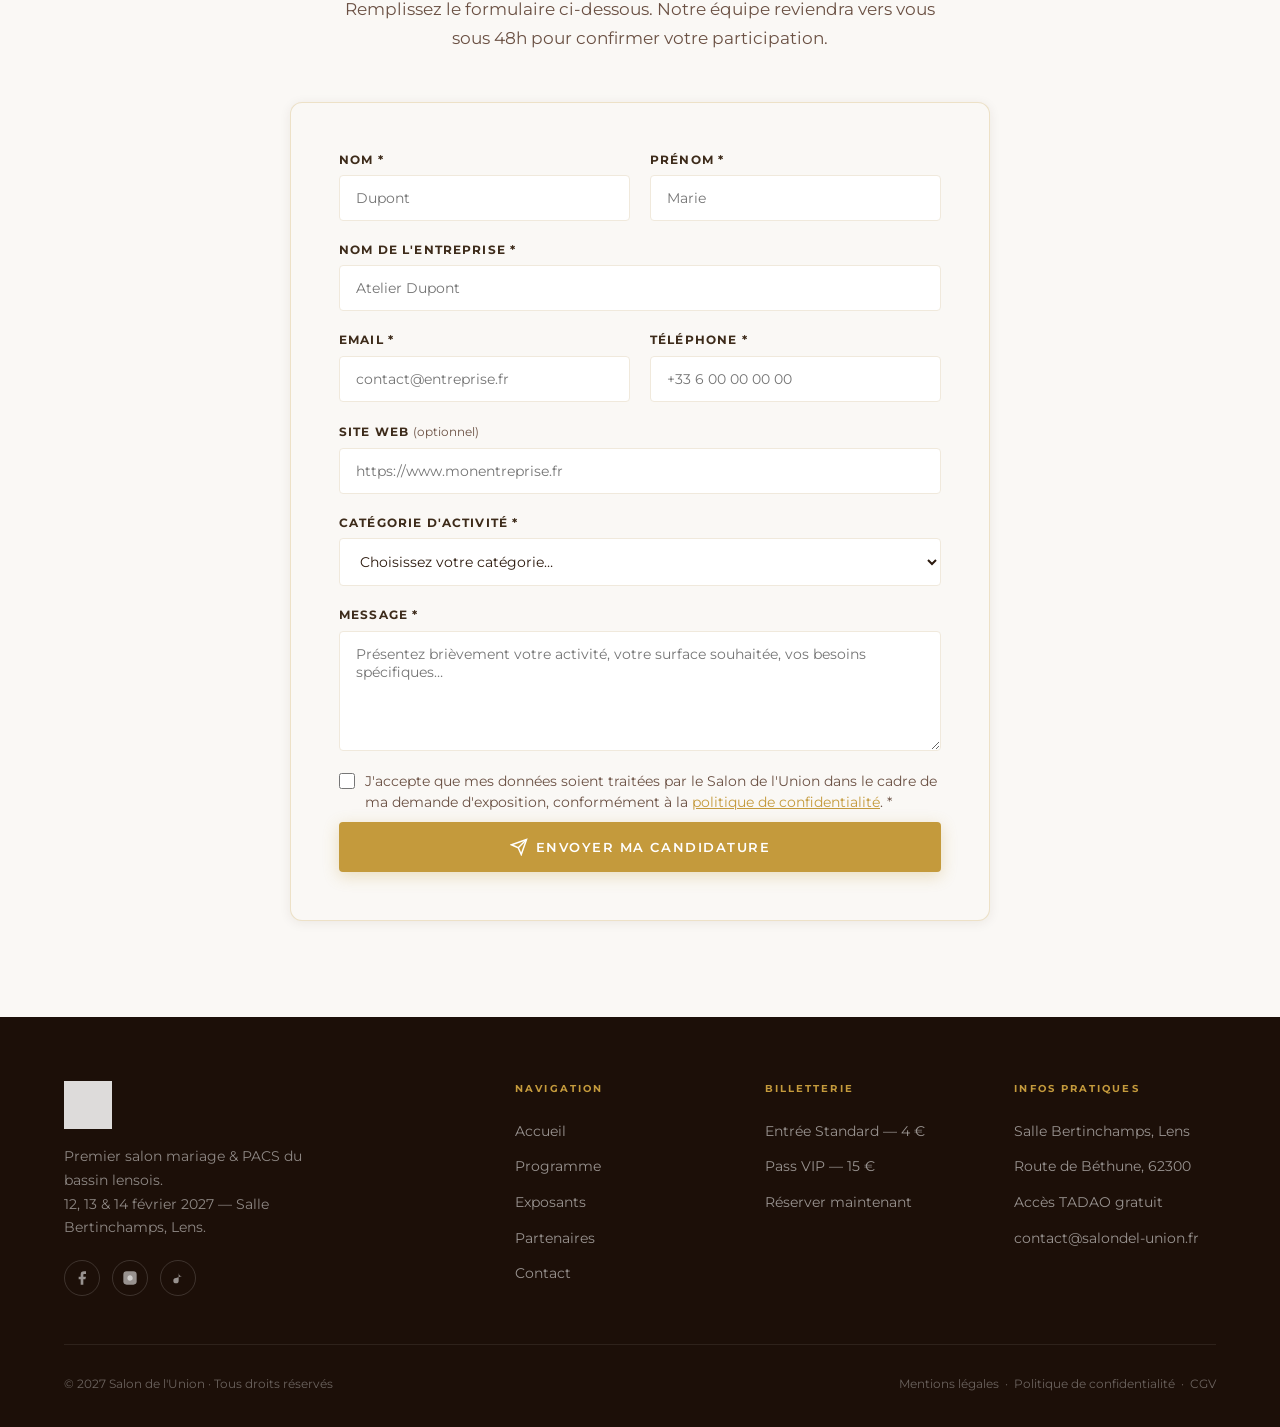
<file: exposants.html>
<!DOCTYPE html>
<html lang="fr">
<head>
  <meta charset="UTF-8" />
  <meta name="viewport" content="width=device-width, initial-scale=1.0" />
  <meta name="description" content="Exposez au cœur de l'union — Rejoignez les 60 à 80 exposants du premier salon mariage & PACS du bassin lensois. 12, 13 et 14 février 2027 à Lens." />
  <title>Exposants — Salon de l'Union</title>
  <link rel="stylesheet" href="css/style.css" />
</head>
<body>

<!-- ── Navigation ──────────────────────────────────────────── -->
<nav class="nav transparent" aria-label="Navigation principale">
  <div class="nav-inner">
    <a href="index.html" class="nav-logo">
      <img src="images/logo.png" alt="Salon de l'Union" />
    </a>
    <ul class="nav-links" role="list">
      <li><a href="index.html">Accueil</a></li>
      <li><a href="programme.html">Programme</a></li>
      <li><a href="exposants.html">Exposants</a></li>
      <li><a href="sponsors.html">Partenaires</a></li>
      <li><a href="contact.html">Contact</a></li>
    </ul>
    <a href="billetterie.html" class="nav-cta">Billetterie</a>
    <button class="hamburger" aria-label="Menu" aria-expanded="false">
      <span></span><span></span><span></span>
    </button>
  </div>
</nav>

<div class="mobile-menu" role="dialog" aria-label="Menu mobile">
  <a href="index.html">Accueil</a>
  <a href="programme.html">Programme</a>
  <a href="exposants.html">Exposants</a>
  <a href="sponsors.html">Partenaires</a>
  <a href="contact.html">Contact</a>
  <a href="billetterie.html" class="btn btn-primary btn-sm">Billetterie</a>
</div>

<!-- ── Hero ────────────────────────────────────────────────── -->
<section class="page-hero" aria-labelledby="hero-heading">
  <div class="container">
    <span class="section-label">Espace exposants</span>
    <h1 id="hero-heading">Exposez au cœur<br /><em style="font-style:italic;color:var(--gold-light)">de l'union</em></h1>
    <p>Rejoignez les professionnels du mariage et du PACS lors du premier salon du bassin lensois. Une occasion unique de rencontrer des centaines de futurs mariés en pleine décision d'achat.</p>
    <div class="exposants-hero-stats">
      <div class="expo-stat">
        <div class="expo-stat-number">800–1 200</div>
        <div class="expo-stat-label">Visiteurs attendus</div>
      </div>
      <div class="expo-stat">
        <div class="expo-stat-number">60–80</div>
        <div class="expo-stat-label">Exposants sélectionnés</div>
      </div>
      <div class="expo-stat">
        <div class="expo-stat-number">1<sup style="font-size:1.5rem;vertical-align:super">er</sup></div>
        <div class="expo-stat-label">Salon Mariage+PACS de Lens</div>
      </div>
    </div>
  </div>
</section>

<!-- ── Catégories ───────────────────────────────────────────── -->
<section class="section" aria-labelledby="cat-heading">
  <div class="container">
    <div class="text-center">
      <span class="section-label reveal">Catégories</span>
      <h2 id="cat-heading" class="section-title reveal reveal-delay-1">14 catégories<br /><em style="font-style:italic;color:var(--gold)">pour toutes les unions</em></h2>
      <div class="divider-gold reveal reveal-delay-2"><span></span></div>
      <p class="section-subtitle reveal reveal-delay-2">Quel que soit votre domaine d'activité, il y a une place pour vous au Salon de l'Union.</p>
    </div>
    <div class="categories-grid">

      <!-- 1. Robes & costumes -->
      <div class="cat-card reveal">
        <div class="cat-card-icon">
          <svg viewBox="0 0 24 24" fill="none" stroke="currentColor" stroke-width="1.5" aria-hidden="true">
            <path d="M20.38 3.46L16 2a4 4 0 01-8 0L3.62 3.46a2 2 0 00-1.34 2.23l.58 3.57a1 1 0 00.99.84H5v10a1 1 0 001 1h12a1 1 0 001-1V10h1.15a1 1 0 00.99-.84l.58-3.57a2 2 0 00-1.34-2.23z"/>
          </svg>
        </div>
        <h4>Robes &amp; costumes de cérémonie</h4>
        <p>Mariées, mariés et invités : robes, costumes, smoking</p>
      </div>

      <!-- 2. Traiteurs -->
      <div class="cat-card reveal reveal-delay-1">
        <div class="cat-card-icon">
          <svg viewBox="0 0 24 24" fill="none" stroke="currentColor" stroke-width="1.5" aria-hidden="true">
            <path d="M18 8h1a4 4 0 0 1 0 8h-1"/>
            <path d="M2 8h16v9a4 4 0 0 1-4 4H6a4 4 0 0 1-4-4V8z"/>
            <line x1="6" y1="1" x2="6" y2="4"/>
            <line x1="10" y1="1" x2="10" y2="4"/>
            <line x1="14" y1="1" x2="14" y2="4"/>
          </svg>
        </div>
        <h4>Traiteurs toutes cultures</h4>
        <p>Cuisine française, orientale, africaine et du monde</p>
      </div>

      <!-- 3. Photo & vidéo -->
      <div class="cat-card reveal reveal-delay-2">
        <div class="cat-card-icon">
          <svg viewBox="0 0 24 24" fill="none" stroke="currentColor" stroke-width="1.5" aria-hidden="true">
            <path d="M23 19a2 2 0 0 1-2 2H3a2 2 0 0 1-2-2V8a2 2 0 0 1 2-2h4l2-3h6l2 3h4a2 2 0 0 1 2 2z"/>
            <circle cx="12" cy="13" r="4"/>
          </svg>
        </div>
        <h4>Photographes &amp; vidéastes</h4>
        <p>Capturer chaque instant de votre union</p>
      </div>

      <!-- 4. Fleuristes -->
      <div class="cat-card reveal reveal-delay-3">
        <div class="cat-card-icon">
          <svg viewBox="0 0 24 24" fill="none" stroke="currentColor" stroke-width="1.5" aria-hidden="true">
            <path d="M12 22s-8-4.5-8-11.8A8 8 0 0 1 12 2a8 8 0 0 1 8 8.2c0 7.3-8 11.8-8 11.8z"/>
            <circle cx="12" cy="10" r="3"/>
          </svg>
        </div>
        <h4>Fleuristes &amp; décorateurs</h4>
        <p>De la boutonnière à la décoration de salle</p>
      </div>

      <!-- 5. Bijouteries -->
      <div class="cat-card reveal">
        <div class="cat-card-icon">
          <svg viewBox="0 0 24 24" fill="none" stroke="currentColor" stroke-width="1.5" aria-hidden="true">
            <path d="M6 3h12l4 6-10 13L2 9z"/>
            <path d="M2 9h20"/>
            <path d="M12 22V9"/>
          </svg>
        </div>
        <h4>Bijouteries &amp; alliances</h4>
        <p>Bagues de fiançailles, alliances et bijoux de cérémonie</p>
      </div>

      <!-- 6. Voyage -->
      <div class="cat-card reveal reveal-delay-1">
        <div class="cat-card-icon">
          <svg viewBox="0 0 24 24" fill="none" stroke="currentColor" stroke-width="1.5" aria-hidden="true">
            <circle cx="12" cy="12" r="10"/>
            <path d="M2 12h20M12 2a15.3 15.3 0 0 1 4 10 15.3 15.3 0 0 1-4 10 15.3 15.3 0 0 1-4-10 15.3 15.3 0 0 1 4-10z"/>
          </svg>
        </div>
        <h4>Agences de voyage &amp; lunes de miel</h4>
        <p>Destinations de rêve pour votre voyage de noces</p>
      </div>

      <!-- 7. DJ -->
      <div class="cat-card reveal reveal-delay-2">
        <div class="cat-card-icon">
          <svg viewBox="0 0 24 24" fill="none" stroke="currentColor" stroke-width="1.5" aria-hidden="true">
            <path d="M9 18V5l12-2v13"/>
            <circle cx="6" cy="18" r="3"/>
            <circle cx="18" cy="16" r="3"/>
          </svg>
        </div>
        <h4>DJ &amp; groupes musicaux toutes cultures</h4>
        <p>Ambiance garantie pour toutes les traditions</p>
      </div>

      <!-- 8. Coiffeurs -->
      <div class="cat-card reveal reveal-delay-3">
        <div class="cat-card-icon">
          <svg viewBox="0 0 24 24" fill="none" stroke="currentColor" stroke-width="1.5" aria-hidden="true">
            <path d="M20 21v-2a4 4 0 0 0-4-4H8a4 4 0 0 0-4 4v2"/>
            <circle cx="12" cy="7" r="4"/>
          </svg>
        </div>
        <h4>Coiffeurs &amp; maquilleurs</h4>
        <p>Relooking nuptial et beauté du jour J</p>
      </div>

      <!-- 9. Juridique -->
      <div class="cat-card reveal">
        <div class="cat-card-icon">
          <svg viewBox="0 0 24 24" fill="none" stroke="currentColor" stroke-width="1.5" aria-hidden="true">
            <path d="M12 1v22M17 5H9.5a3.5 3.5 0 1 0 0 7h5a3.5 3.5 0 1 1 0 7H6"/>
          </svg>
        </div>
        <h4>Cabinets juridiques mariage &amp; PACS</h4>
        <p>Accompagnement administratif et juridique</p>
      </div>

      <!-- 10. Salles -->
      <div class="cat-card reveal reveal-delay-1">
        <div class="cat-card-icon">
          <svg viewBox="0 0 24 24" fill="none" stroke="currentColor" stroke-width="1.5" aria-hidden="true">
            <path d="M3 9l9-7 9 7v11a2 2 0 0 1-2 2H5a2 2 0 0 1-2-2z"/>
            <polyline points="9 22 9 12 15 12 15 22"/>
          </svg>
        </div>
        <h4>Locations de salles de réception</h4>
        <p>Châteaux, salles de prestige, lieux atypiques</p>
      </div>

      <!-- 11. Voitures -->
      <div class="cat-card reveal reveal-delay-2">
        <div class="cat-card-icon">
          <svg viewBox="0 0 24 24" fill="none" stroke="currentColor" stroke-width="1.5" aria-hidden="true">
            <rect x="1" y="3" width="15" height="13" rx="2"/>
            <path d="M16 8h4l3 3v5h-7V8z"/>
            <circle cx="5.5" cy="18.5" r="2.5"/>
            <circle cx="18.5" cy="18.5" r="2.5"/>
          </svg>
        </div>
        <h4>Location de voitures de prestige</h4>
        <p>Arrivée remarquable pour vos plus belles photos</p>
      </div>

      <!-- 12. Wedding planners -->
      <div class="cat-card reveal reveal-delay-3">
        <div class="cat-card-icon">
          <svg viewBox="0 0 24 24" fill="none" stroke="currentColor" stroke-width="1.5" aria-hidden="true">
            <rect x="3" y="4" width="18" height="18" rx="2" ry="2"/>
            <line x1="16" y1="2" x2="16" y2="6"/>
            <line x1="8" y1="2" x2="8" y2="6"/>
            <line x1="3" y1="10" x2="21" y2="10"/>
            <path d="M8 14h.01M12 14h.01M16 14h.01M8 18h.01M12 18h.01"/>
          </svg>
        </div>
        <h4>Wedding planners</h4>
        <p>Organisation clé en main de votre mariage</p>
      </div>

      <!-- 13. Hôtels -->
      <div class="cat-card reveal">
        <div class="cat-card-icon">
          <svg viewBox="0 0 24 24" fill="none" stroke="currentColor" stroke-width="1.5" aria-hidden="true">
            <path d="M2 20V8a2 2 0 012-2h16a2 2 0 012 2v12"/>
            <path d="M2 20h20"/>
            <path d="M12 4V2"/>
            <path d="M7 11h2v3H7zM15 11h2v3h-2z"/>
          </svg>
        </div>
        <h4>Hôtels &amp; hébergements</h4>
        <p>Nuits de noces et hébergement des invités</p>
      </div>

      <!-- 14. Animations -->
      <div class="cat-card reveal reveal-delay-1">
        <div class="cat-card-icon">
          <svg viewBox="0 0 24 24" fill="none" stroke="currentColor" stroke-width="1.5" aria-hidden="true">
            <polygon points="12 2 15.09 8.26 22 9.27 17 14.14 18.18 21.02 12 17.77 5.82 21.02 7 14.14 2 9.27 8.91 8.26 12 2"/>
          </svg>
        </div>
        <h4>Animations &amp; spectacles</h4>
        <p>Shows, feux d'artifice, surprises mémorables</p>
      </div>

    </div>
  </div>
</section>

<!-- ── Avantages exposant ────────────────────────────────────── -->
<section class="section" style="background:var(--cream-dark);" aria-labelledby="avantages-heading">
  <div class="container">
    <div class="text-center">
      <span class="section-label reveal">Pourquoi exposer ?</span>
      <h2 id="avantages-heading" class="section-title reveal reveal-delay-1">Trois raisons de<br /><em style="font-style:italic;color:var(--gold)">nous rejoindre</em></h2>
      <div class="divider-gold reveal reveal-delay-2"><span></span></div>
    </div>
    <div class="cards-grid">
      <div class="card reveal">
        <div class="card-icon">
          <svg viewBox="0 0 24 24" aria-hidden="true">
            <path d="M1 12s4-8 11-8 11 8 11 8-4 8-11 8-11-8-11-8z"/>
            <circle cx="12" cy="12" r="3"/>
          </svg>
        </div>
        <h3>Visibilité ciblée</h3>
        <p>Entre 800 et 1 200 visiteurs qualifiés — des couples en pleine planification de leur mariage ou PACS, prêts à prendre des décisions d'achat concrètes dès le salon.</p>
      </div>
      <div class="card reveal reveal-delay-1">
        <div class="card-icon">
          <svg viewBox="0 0 24 24" aria-hidden="true">
            <path d="M17 21v-2a4 4 0 0 0-4-4H5a4 4 0 0 0-4 4v2"/>
            <circle cx="9" cy="7" r="4"/>
            <path d="M23 21v-2a4 4 0 0 0-3-3.87"/>
            <path d="M16 3.13a4 4 0 0 1 0 7.75"/>
          </svg>
        </div>
        <h3>Networking B2B</h3>
        <p>Rencontrez d'autres professionnels du secteur, créez des synergies et développez votre réseau partenaires lors d'un événement fédérateur unique dans la région.</p>
      </div>
      <div class="card reveal reveal-delay-2">
        <div class="card-icon">
          <svg viewBox="0 0 24 24" aria-hidden="true">
            <polygon points="12 2 15.09 8.26 22 9.27 17 14.14 18.18 21.02 12 17.77 5.82 21.02 7 14.14 2 9.27 8.91 8.26 12 2"/>
          </svg>
        </div>
        <h3>Soirée inauguration</h3>
        <p>Accès VIP réservé aux exposants le vendredi 12 février : cocktail de bienvenue, défilé exclusif en avant-première et moment privilégié avec les partenaires et la presse.</p>
      </div>
    </div>
  </div>
</section>

<!-- ── Formulaire candidature ────────────────────────────────── -->
<section class="section" aria-labelledby="form-heading">
  <div class="container">
    <div class="text-center" style="margin-bottom:48px;">
      <span class="section-label reveal">Candidature</span>
      <h2 id="form-heading" class="section-title reveal reveal-delay-1">Déposez votre<br /><em style="font-style:italic;color:var(--gold)">candidature exposant</em></h2>
      <div class="divider-gold reveal reveal-delay-2"><span></span></div>
      <p class="section-subtitle reveal reveal-delay-2">Remplissez le formulaire ci-dessous. Notre équipe reviendra vers vous sous 48h pour confirmer votre participation.</p>
    </div>
    <form id="form-exposant" class="validated-form form-section" data-action="generic" novalidate>
      <div class="form-grid">
        <div class="form-group">
          <label class="form-label" for="expo-nom">Nom <span aria-hidden="true">*</span></label>
          <input class="form-input" type="text" id="expo-nom" name="nom" required autocomplete="family-name" placeholder="Dupont" />
          <span class="form-error" role="alert"></span>
        </div>
        <div class="form-group">
          <label class="form-label" for="expo-prenom">Prénom <span aria-hidden="true">*</span></label>
          <input class="form-input" type="text" id="expo-prenom" name="prenom" required autocomplete="given-name" placeholder="Marie" />
          <span class="form-error" role="alert"></span>
        </div>
        <div class="form-group full">
          <label class="form-label" for="expo-entreprise">Nom de l'entreprise <span aria-hidden="true">*</span></label>
          <input class="form-input" type="text" id="expo-entreprise" name="entreprise" required autocomplete="organization" placeholder="Atelier Dupont" />
          <span class="form-error" role="alert"></span>
        </div>
        <div class="form-group">
          <label class="form-label" for="expo-email">Email <span aria-hidden="true">*</span></label>
          <input class="form-input" type="email" id="expo-email" name="email" required autocomplete="email" placeholder="contact@entreprise.fr" />
          <span class="form-error" role="alert"></span>
        </div>
        <div class="form-group">
          <label class="form-label" for="expo-tel">Téléphone <span aria-hidden="true">*</span></label>
          <input class="form-input" type="tel" id="expo-tel" name="telephone" required autocomplete="tel" placeholder="+33 6 00 00 00 00" />
          <span class="form-error" role="alert"></span>
        </div>
        <div class="form-group full">
          <label class="form-label" for="expo-site">Site web <span style="font-weight:400;text-transform:none;letter-spacing:0;font-size:0.78rem;color:var(--text-muted)">(optionnel)</span></label>
          <input class="form-input" type="url" id="expo-site" name="site" autocomplete="url" placeholder="https://www.monentreprise.fr" />
          <span class="form-error" role="alert"></span>
        </div>
        <div class="form-group full">
          <label class="form-label" for="expo-categorie">Catégorie d'activité <span aria-hidden="true">*</span></label>
          <select class="form-select" id="expo-categorie" name="categorie" required>
            <option value="" disabled selected>Choisissez votre catégorie…</option>
            <option value="robes-costumes">Robes &amp; costumes de cérémonie</option>
            <option value="traiteurs">Traiteurs toutes cultures</option>
            <option value="photographes-videastes">Photographes &amp; vidéastes</option>
            <option value="fleuristes-decorateurs">Fleuristes &amp; décorateurs</option>
            <option value="bijouteries-alliances">Bijouteries &amp; alliances</option>
            <option value="voyage-lune-de-miel">Agences de voyage &amp; lunes de miel</option>
            <option value="dj-musicaux">DJ &amp; groupes musicaux toutes cultures</option>
            <option value="coiffeurs-maquilleurs">Coiffeurs &amp; maquilleurs</option>
            <option value="juridique">Cabinets juridiques mariage &amp; PACS</option>
            <option value="salles-reception">Locations de salles de réception</option>
            <option value="voitures-prestige">Location de voitures de prestige</option>
            <option value="wedding-planners">Wedding planners</option>
            <option value="hotels-hebergements">Hôtels &amp; hébergements</option>
            <option value="animations-spectacles">Animations &amp; spectacles</option>
          </select>
          <span class="form-error" role="alert"></span>
        </div>
        <div class="form-group full">
          <label class="form-label" for="expo-message">Message <span aria-hidden="true">*</span></label>
          <textarea class="form-textarea" id="expo-message" name="message" required rows="5" placeholder="Présentez brièvement votre activité, votre surface souhaitée, vos besoins spécifiques…"></textarea>
          <span class="form-error" role="alert"></span>
        </div>
        <div class="form-group full">
          <label class="form-checkbox">
            <input type="checkbox" name="rgpd" required />
            <span>J'accepte que mes données soient traitées par le Salon de l'Union dans le cadre de ma demande d'exposition, conformément à la <a href="#" style="color:var(--gold);text-decoration:underline;">politique de confidentialité</a>. <span aria-hidden="true">*</span></span>
          </label>
          <span class="form-error" role="alert"></span>
        </div>
      </div>
      <button type="submit" class="btn btn-primary" style="width:100%;justify-content:center;margin-top:8px;" data-label="Envoyer ma candidature">
        <svg viewBox="0 0 24 24" fill="none" stroke="currentColor" stroke-width="2" width="18" height="18" aria-hidden="true">
          <line x1="22" y1="2" x2="11" y2="13"/>
          <polygon points="22 2 15 22 11 13 2 9 22 2"/>
        </svg>
        Envoyer ma candidature
      </button>
    </form>
  </div>
</section>

<!-- ── Footer ───────────────────────────────────────────────── -->
<footer class="footer">
  <div class="container">
    <div class="footer-grid">
      <div class="footer-brand">
        <a href="index.html" class="footer-logo">
          <img src="images/logo.png" alt="Salon de l'Union" style="filter:brightness(0) invert(1);opacity:0.85;height:48px;" />
        </a>
        <p>Premier salon mariage &amp; PACS du bassin lensois.<br />12, 13 &amp; 14 février 2027 — Salle Bertinchamps, Lens.</p>
        <div class="footer-socials">
          <a href="#" class="footer-social" aria-label="Facebook">
            <svg viewBox="0 0 24 24" aria-hidden="true"><path d="M18 2h-3a5 5 0 0 0-5 5v3H7v4h3v8h4v-8h3l1-4h-4V7a1 1 0 0 1 1-1h3z"/></svg>
          </a>
          <a href="#" class="footer-social" aria-label="Instagram">
            <svg viewBox="0 0 24 24" aria-hidden="true"><rect x="2" y="2" width="20" height="20" rx="5" ry="5"/><path d="M16 11.37A4 4 0 1 1 12.63 8 4 4 0 0 1 16 11.37z"/><line x1="17.5" y1="6.5" x2="17.51" y2="6.5"/></svg>
          </a>
          <a href="#" class="footer-social" aria-label="TikTok">
            <svg viewBox="0 0 24 24" aria-hidden="true"><path d="M9 12a4 4 0 1 0 4 4V4a5 5 0 0 0 5 5"/></svg>
          </a>
        </div>
      </div>
      <div class="footer-col">
        <h5>Navigation</h5>
        <ul>
          <li><a href="index.html">Accueil</a></li>
          <li><a href="programme.html">Programme</a></li>
          <li><a href="exposants.html">Exposants</a></li>
          <li><a href="sponsors.html">Partenaires</a></li>
          <li><a href="contact.html">Contact</a></li>
        </ul>
      </div>
      <div class="footer-col">
        <h5>Billetterie</h5>
        <ul>
          <li><a href="billetterie.html">Entrée Standard — 4 €</a></li>
          <li><a href="billetterie.html#vip">Pass VIP — 15 €</a></li>
          <li><a href="billetterie.html">Réserver maintenant</a></li>
        </ul>
      </div>
      <div class="footer-col">
        <h5>Infos pratiques</h5>
        <ul>
          <li><a href="contact.html">Salle Bertinchamps, Lens</a></li>
          <li><a href="contact.html">Route de Béthune, 62300</a></li>
          <li><a href="contact.html">Accès TADAO gratuit</a></li>
          <li><a href="contact.html">contact@salondel-union.fr</a></li>
        </ul>
      </div>
    </div>
    <div class="footer-bottom">
      <p>&copy; 2027 Salon de l'Union · Tous droits réservés</p>
      <p>
        <a href="#">Mentions légales</a> &nbsp;·&nbsp;
        <a href="#">Politique de confidentialité</a> &nbsp;·&nbsp;
        <a href="#">CGV</a>
      </p>
    </div>
  </div>
</footer>

<div class="toast" role="alert" aria-live="polite"></div>
<script src="js/main.js"></script>
</body>
</html>
</file>
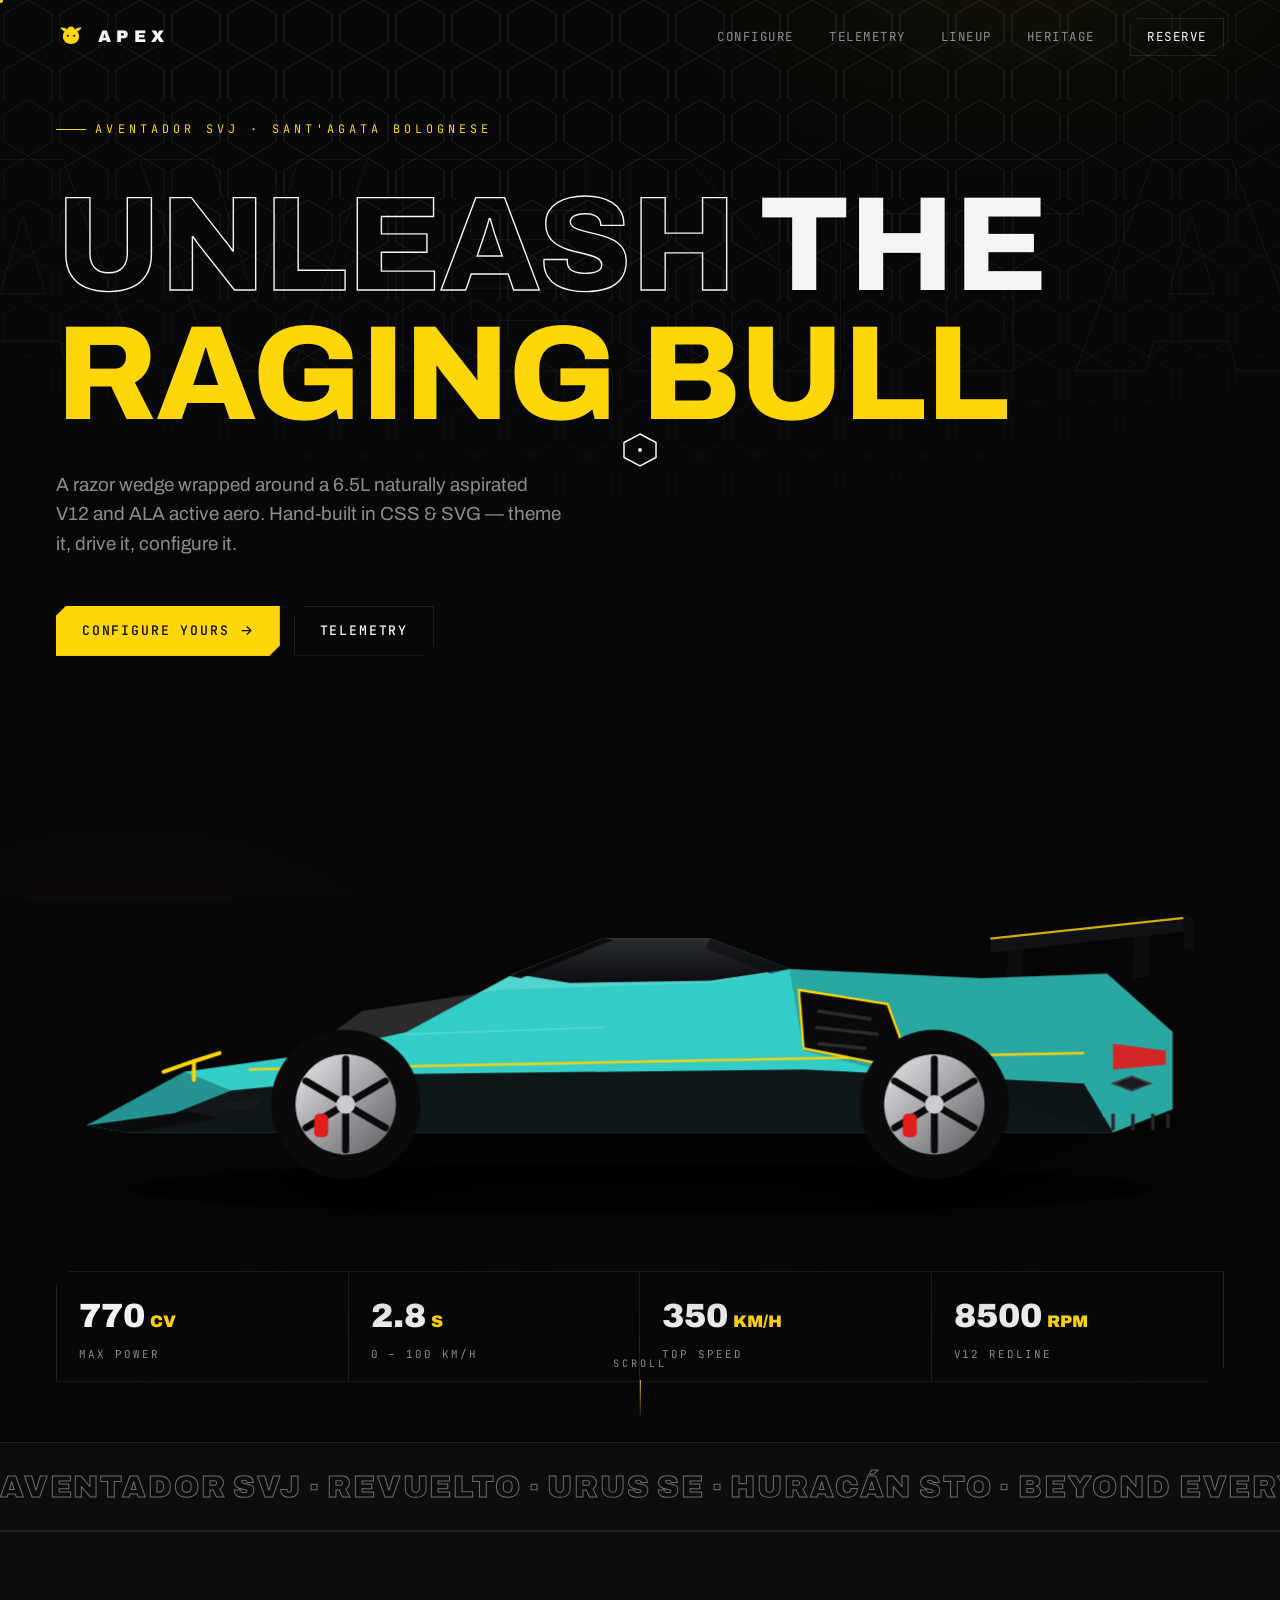
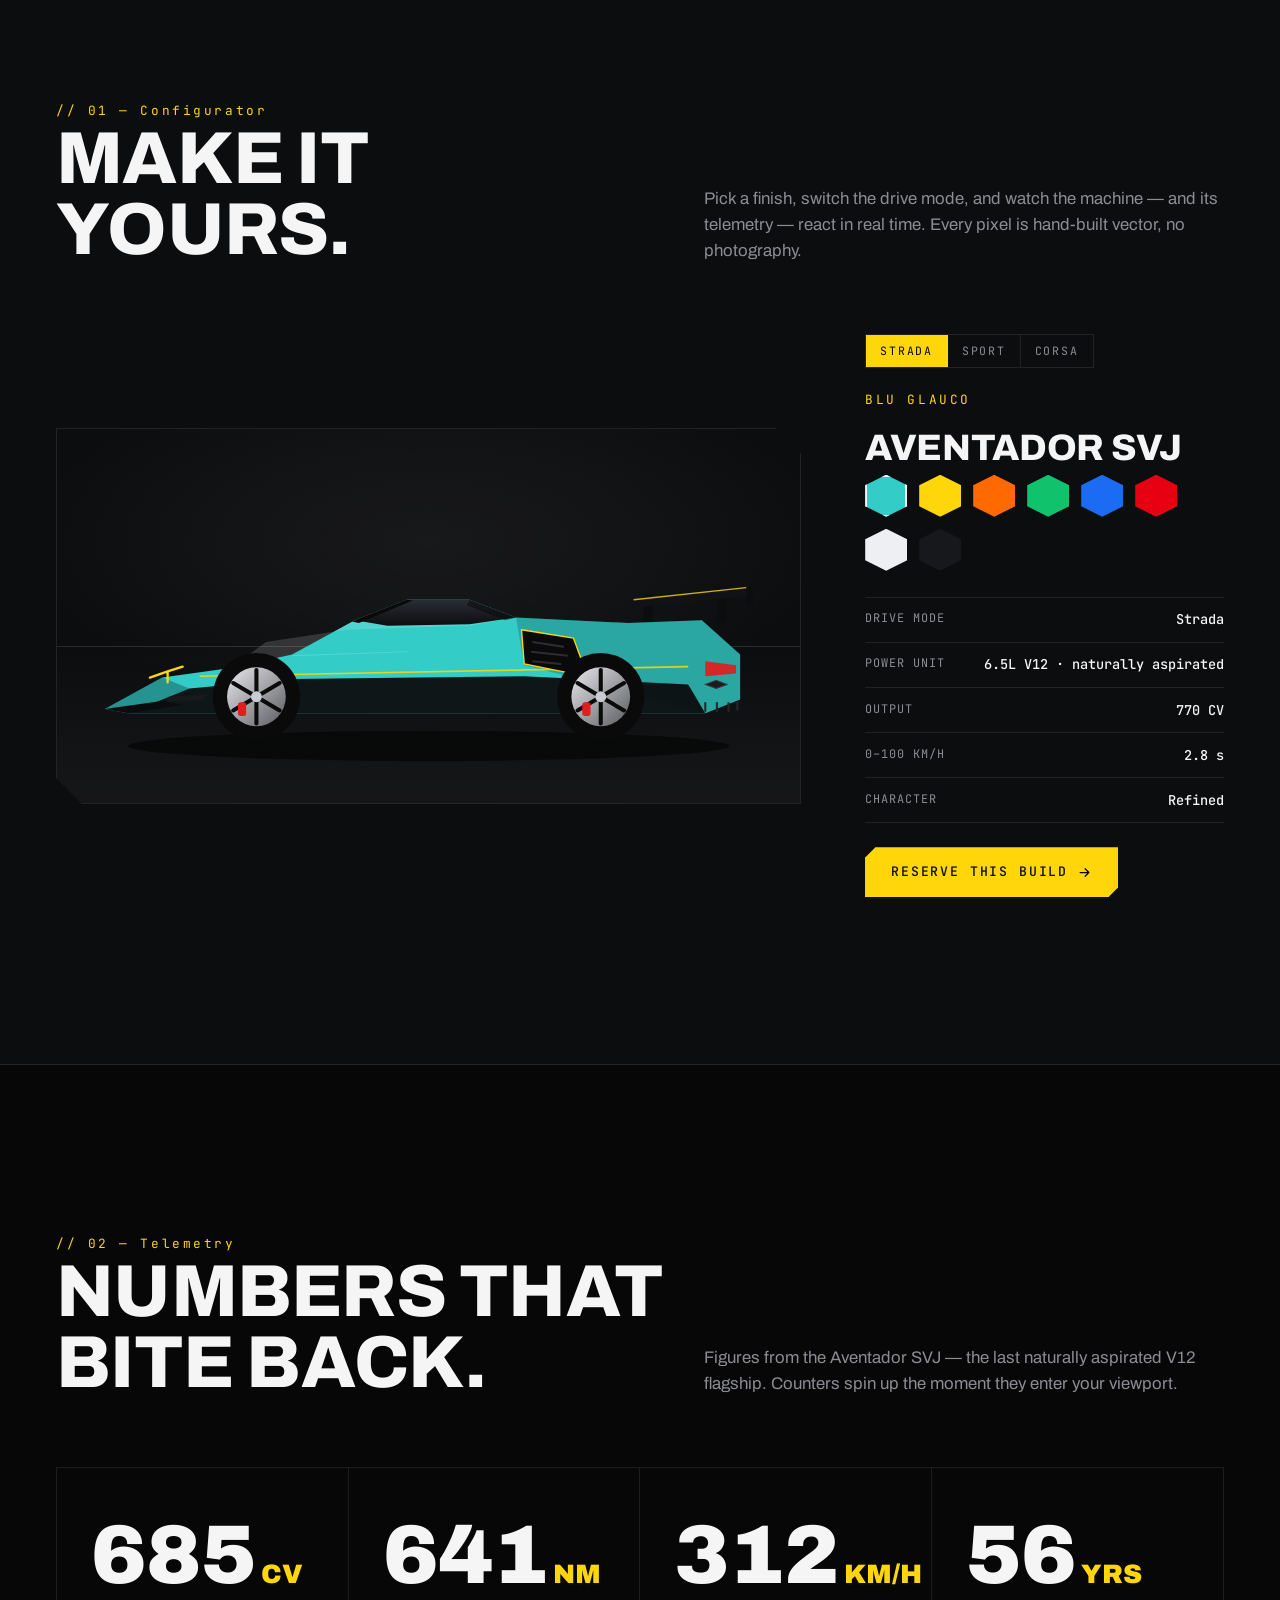
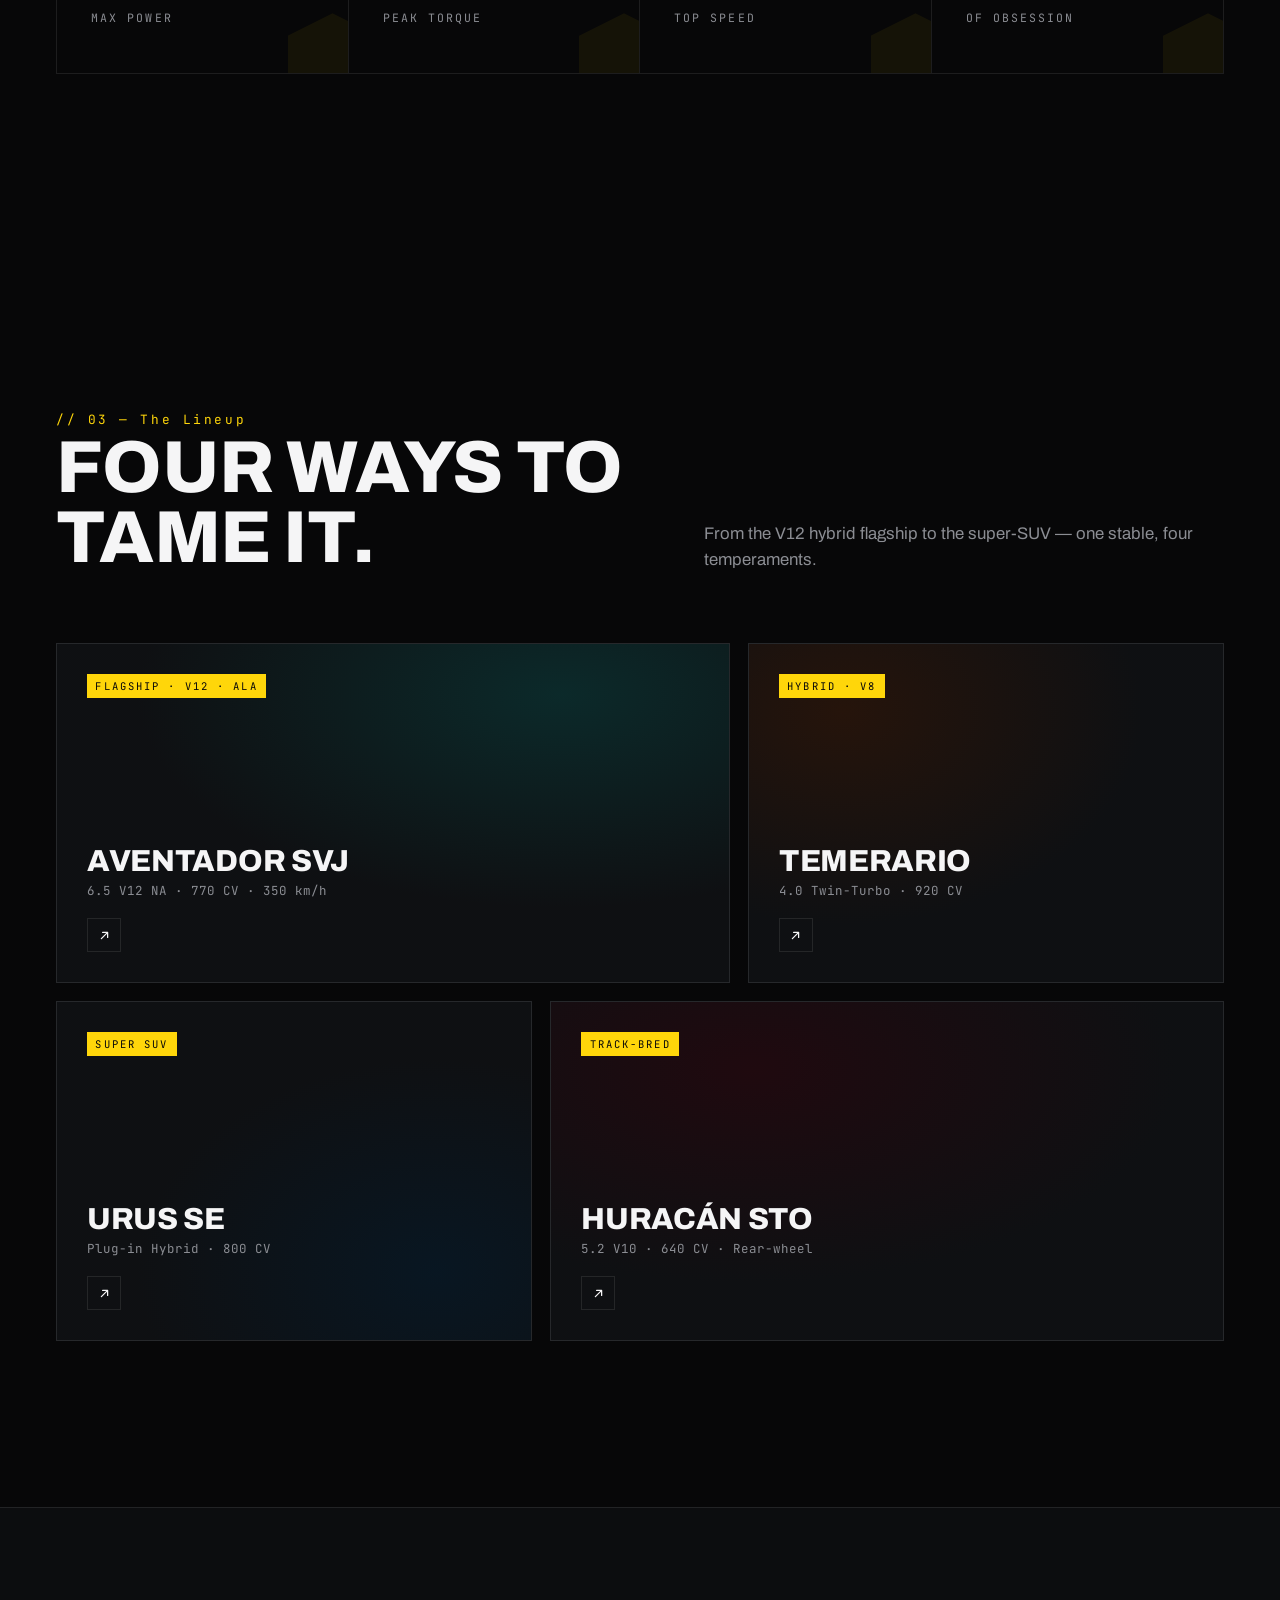
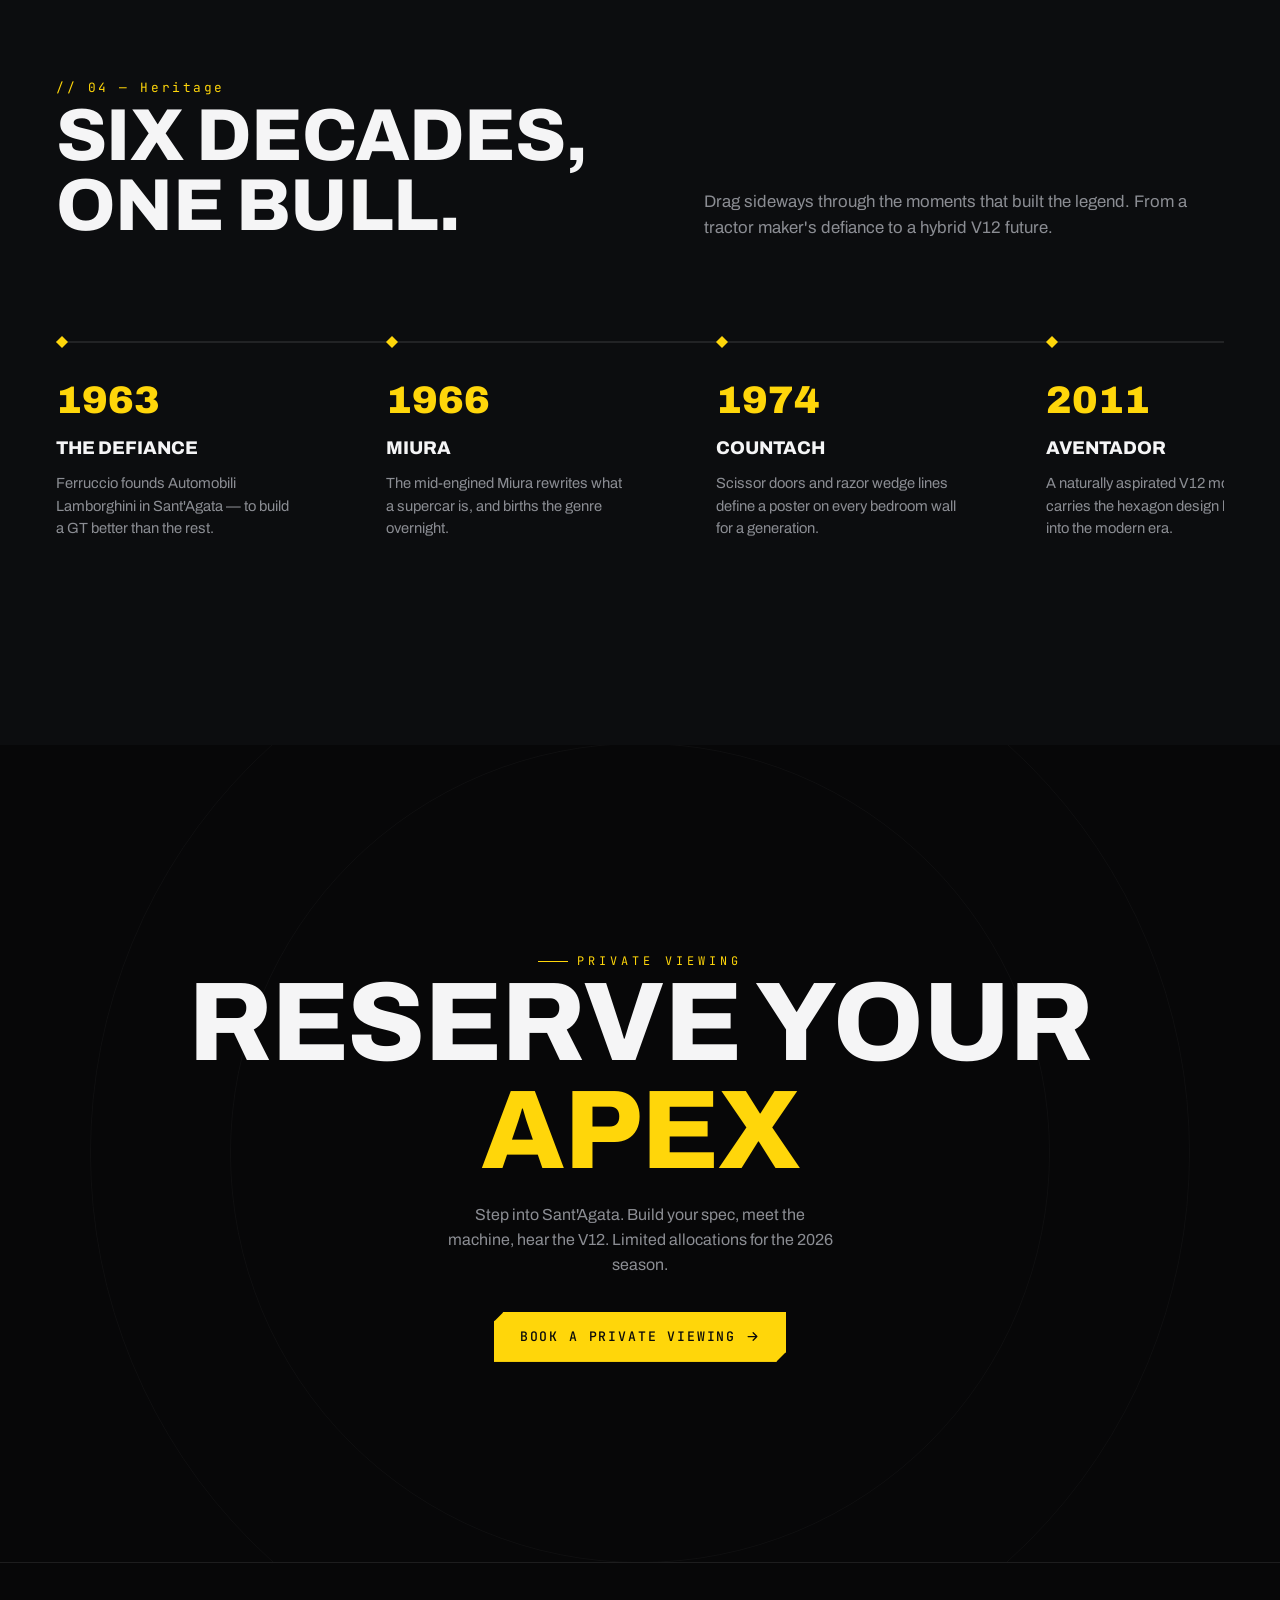
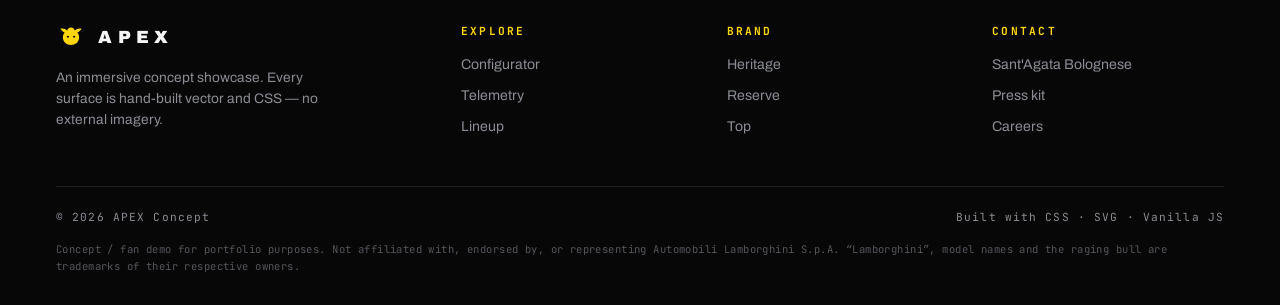
<file: lamborghini.html>
<!DOCTYPE html>
<html lang="en">
<head>
<meta charset="UTF-8" />
<meta name="viewport" content="width=device-width, initial-scale=1.0" />
<title>APEX — Lamborghini Aventador SVJ · Concept Demo</title>
<meta name="description" content="APEX — an immersive concept showcase for Automobili Lamborghini. Configure the bull, feel the telemetry, beyond every limit." />
<link rel="preconnect" href="https://fonts.googleapis.com" />
<link rel="preconnect" href="https://fonts.gstatic.com" crossorigin />
<link href="https://fonts.googleapis.com/css2?family=Archivo:wght@500;700;900&family=Archivo+Expanded:wght@700;800;900&family=JetBrains+Mono:wght@400;500;700&display=swap" rel="stylesheet" />
<style>
  *,*::before,*::after{box-sizing:border-box;margin:0;padding:0}

  :root{
    --bg:#070708;
    --bg2:#0c0d0f;
    --carbon:#111316;
    --ink:#f5f5f6;
    --muted:#8b8d93;
    --line:rgba(255,255,255,.09);

    --giallo:#ffd60a;        /* brand yellow */
    --arancio:#ff6a00;
    --rosso:#ff2417;

    --accent:var(--giallo);  /* driven by drive-mode */
    --car:#33ccc6;           /* Blu Glauco — driven by configurator */

    --display:'Archivo Expanded','Archivo',sans-serif;
    --sans:'Archivo',system-ui,sans-serif;
    --mono:'JetBrains Mono',monospace;
    --ease:cubic-bezier(.22,.61,.36,1);
    --maxw:1280px;
  }

  html{scroll-behavior:smooth}
  body{
    font-family:var(--sans);background:var(--bg);color:var(--ink);
    line-height:1.55;-webkit-font-smoothing:antialiased;overflow-x:hidden;
    cursor:none;
  }
  @media(pointer:coarse){body{cursor:auto}}

  ::selection{background:var(--accent);color:#0a0a0a}
  a{color:inherit;text-decoration:none}
  svg{display:block}
  img{max-width:100%;display:block}
  .wrap{width:100%;max-width:var(--maxw);margin:0 auto;padding:0 clamp(20px,5vw,56px)}

  /* hex mesh + grain backdrop */
  body::before{
    content:"";position:fixed;inset:0;z-index:0;pointer-events:none;opacity:.5;
    background:
      radial-gradient(60% 50% at 80% -5%,rgba(255,214,10,.10),transparent 60%),
      radial-gradient(55% 45% at 10% 110%,rgba(255,106,0,.07),transparent 60%);
    transition:background .8s var(--ease);
  }
  body[data-mode="sport"]::before{background:radial-gradient(60% 50% at 80% -5%,rgba(255,106,0,.14),transparent 60%),radial-gradient(55% 45% at 10% 110%,rgba(255,106,0,.08),transparent 60%)}
  body[data-mode="corsa"]::before{background:radial-gradient(60% 50% at 80% -5%,rgba(255,36,23,.16),transparent 60%),radial-gradient(55% 45% at 10% 110%,rgba(255,36,23,.10),transparent 60%)}
  .hexfield{position:fixed;inset:0;z-index:0;pointer-events:none;opacity:.20;
    background-image:url("data:image/svg+xml,%3Csvg xmlns='http://www.w3.org/2000/svg' width='56' height='100' viewBox='0 0 56 100'%3E%3Cg fill='none' stroke='%23ffffff' stroke-opacity='0.5' stroke-width='1'%3E%3Cpath d='M28 0L52 14V42L28 56L4 42V14Z'/%3E%3Cpath d='M28 56L52 70V98L28 112L4 98V70Z'/%3E%3C/g%3E%3C/svg%3E");
    background-size:56px 100px;
    mask-image:radial-gradient(120% 90% at 50% 0%,#000 30%,transparent 75%);
    -webkit-mask-image:radial-gradient(120% 90% at 50% 0%,#000 30%,transparent 75%);
  }

  /* ---------- custom cursor ---------- */
  .cursor{position:fixed;top:0;left:0;z-index:9000;pointer-events:none;mix-blend-mode:difference;
    width:34px;height:34px;margin:-17px 0 0 -17px;transition:transform .18s var(--ease),opacity .3s}
  .cursor svg{width:100%;height:100%;color:#fff}
  .cursor.hot{transform:scale(1.8)}
  .cursor-dot{position:fixed;top:0;left:0;z-index:9001;width:5px;height:5px;margin:-2.5px 0 0 -2.5px;border-radius:50%;background:var(--accent);pointer-events:none}
  @media(pointer:coarse){.cursor,.cursor-dot{display:none}}

  /* ---------- scroll progress ---------- */
  .progress{position:fixed;top:0;left:0;height:2px;width:0;background:var(--accent);z-index:8000;box-shadow:0 0 12px var(--accent)}

  /* ---------- preloader ---------- */
  .preload{position:fixed;inset:0;z-index:9500;background:var(--bg);display:flex;flex-direction:column;
    align-items:center;justify-content:center;gap:30px;transition:transform .9s var(--ease),opacity .6s}
  .preload.done{transform:translateY(-100%);opacity:0;pointer-events:none}
  .preload svg{width:120px;height:120px}
  .preload .hx{fill:none;stroke:var(--accent);stroke-width:3;stroke-dasharray:360;stroke-dashoffset:360;
    animation:draw 1.6s var(--ease) forwards}
  @keyframes draw{to{stroke-dashoffset:0}}
  .preload .count{font-family:var(--mono);font-size:.9rem;letter-spacing:.4em;color:var(--muted)}
  .preload .count b{color:var(--ink)}

  /* ---------- buttons ---------- */
  .btn{position:relative;display:inline-flex;align-items:center;gap:.7em;font-family:var(--mono);
    font-size:.82rem;font-weight:500;letter-spacing:.14em;text-transform:uppercase;
    padding:1.05em 1.9em;cursor:none;border:1px solid var(--line);color:var(--ink);
    background:transparent;overflow:hidden;transition:color .4s var(--ease),border-color .4s;
    clip-path:polygon(10px 0,100% 0,100% calc(100% - 10px),calc(100% - 10px) 100%,0 100%,0 10px)}
  .btn::before{content:"";position:absolute;inset:0;z-index:-1;background:var(--accent);
    transform:translateY(101%);transition:transform .45s var(--ease)}
  .btn:hover{color:#0a0a0a;border-color:var(--accent)}
  .btn:hover::before{transform:none}
  .btn.solid{background:var(--accent);color:#0a0a0a;border-color:var(--accent)}
  .btn.solid::before{background:#0a0a0a}
  .btn.solid:hover{color:var(--accent)}
  .btn svg{width:15px;height:15px}
  :focus-visible{outline:2px solid var(--accent);outline-offset:3px}

  /* ---------- kicker / labels ---------- */
  .kicker{font-family:var(--mono);font-size:.74rem;letter-spacing:.34em;text-transform:uppercase;color:var(--accent);
    display:inline-flex;align-items:center;gap:.8em}
  .kicker::before{content:"";width:30px;height:1px;background:var(--accent)}
  h1,h2,h3{font-family:var(--display);font-weight:800;line-height:.96;letter-spacing:-.01em;text-transform:uppercase}

  /* ---------- nav ---------- */
  header.nav{position:fixed;top:0;left:0;right:0;z-index:300;transition:transform .5s var(--ease),background .4s,border-color .4s;
    border-bottom:1px solid transparent}
  header.nav.hidden{transform:translateY(-100%)}
  header.nav.solid{background:rgba(7,7,8,.82);backdrop-filter:blur(14px);border-bottom-color:var(--line)}
  .nav-in{display:flex;align-items:center;justify-content:space-between;height:74px;max-width:var(--maxw);margin:0 auto;padding:0 clamp(20px,5vw,56px)}
  .brand{display:flex;align-items:center;gap:.7em;font-family:var(--display);font-weight:900;font-size:1.05rem;letter-spacing:.32em}
  .brand .bull{width:30px;height:30px;color:var(--accent)}
  .nav-links{display:flex;align-items:center;gap:2.2em}
  .nav-links a{font-family:var(--mono);font-size:.78rem;letter-spacing:.12em;text-transform:uppercase;color:var(--muted);position:relative;transition:color .3s}
  .nav-links a:hover{color:var(--ink)}
  .nav-links a::after{content:"";position:absolute;left:0;bottom:-6px;height:1px;width:0;background:var(--accent);transition:width .35s var(--ease)}
  .nav-links a:hover::after{width:100%}
  .nav-conf{padding:.7em 1.3em;border:1px solid var(--line);color:var(--ink)!important;clip-path:polygon(8px 0,100% 0,100% calc(100% - 8px),calc(100% - 8px) 100%,0 100%,0 8px);transition:.35s}
  .nav-conf:hover{background:var(--accent);color:#0a0a0a!important;border-color:var(--accent)}
  .burger{display:none;flex-direction:column;gap:5px;background:none;border:0;cursor:none;padding:8px}
  .burger span{width:26px;height:2px;background:var(--ink);transition:.3s var(--ease)}
  .burger.open span:nth-child(1){transform:translateY(7px) rotate(45deg)}
  .burger.open span:nth-child(2){opacity:0}
  .burger.open span:nth-child(3){transform:translateY(-7px) rotate(-45deg)}

  /* ---------- hero ---------- */
  .hero{position:relative;z-index:1;min-height:100svh;display:flex;flex-direction:column;justify-content:center;
    padding:120px 0 60px;overflow:hidden}
  .ghost{position:absolute;top:8%;left:50%;transform:translateX(-50%);z-index:-1;width:115%;text-align:center;
    font-family:var(--display);font-weight:900;font-size:24vw;letter-spacing:.02em;line-height:1;white-space:nowrap;
    color:transparent;-webkit-text-stroke:1px rgba(255,255,255,.06);user-select:none;pointer-events:none}
  .hero-grid{display:grid;grid-template-columns:1fr;gap:18px;position:relative;z-index:2}
  .hero h1{font-size:clamp(2.8rem,10.5vw,9rem);margin:.18em 0 .1em}
  .hero h1 .out{color:transparent;-webkit-text-stroke:1.4px var(--ink)}
  .hero h1 .fill{color:var(--accent)}
  .hero-sub{max-width:46ch;color:var(--muted);font-size:clamp(1rem,1.5vw,1.18rem)}
  .hero-cta{display:flex;flex-wrap:wrap;gap:14px;margin-top:30px}

  /* the SVG car stage */
  .stage{position:relative;z-index:2;margin-top:24px;width:100%}
  .stage svg.car{width:100%;height:auto;filter:drop-shadow(0 50px 60px rgba(0,0,0,.6))}
  .spin{transform-origin:center;transform-box:fill-box;animation:spin 1.4s linear infinite}
  body[data-mode="strada"] .spin{animation-duration:2.6s}
  body[data-mode="corsa"] .spin{animation-duration:.7s}
  @keyframes spin{to{transform:rotate(360deg)}}
  .streak{opacity:0;transform-box:fill-box}
  body[data-mode="corsa"] .streak{opacity:1;animation:streak .5s linear infinite}
  @keyframes streak{from{transform:translateX(60px)}to{transform:translateX(-180px)}}

  .hud{display:flex;flex-wrap:wrap;gap:0;margin-top:18px;border:1px solid var(--line);
    clip-path:polygon(14px 0,100% 0,100% calc(100% - 14px),calc(100% - 14px) 100%,0 100%,0 14px)}
  .hud .cell{flex:1 1 150px;padding:18px 22px;border-right:1px solid var(--line)}
  .hud .cell:last-child{border-right:0}
  .hud .v{font-family:var(--display);font-weight:900;font-size:clamp(1.4rem,3vw,2.1rem);color:var(--ink)}
  .hud .v small{color:var(--accent);font-size:.5em;margin-left:.3em}
  .hud .l{font-family:var(--mono);font-size:.68rem;letter-spacing:.18em;text-transform:uppercase;color:var(--muted);margin-top:4px}

  .scrollcue{position:absolute;bottom:22px;left:50%;transform:translateX(-50%);z-index:3;display:flex;flex-direction:column;align-items:center;gap:8px;
    font-family:var(--mono);font-size:.64rem;letter-spacing:.3em;text-transform:uppercase;color:var(--muted)}
  .scrollcue .bar{width:1px;height:40px;background:linear-gradient(var(--accent),transparent);animation:cue 1.8s ease-in-out infinite}
  @keyframes cue{0%,100%{transform:scaleY(.3);transform-origin:top;opacity:.4}50%{transform:scaleY(1);opacity:1}}

  /* ---------- marquee ---------- */
  .marquee{position:relative;z-index:1;border-top:1px solid var(--line);border-bottom:1px solid var(--line);
    background:var(--bg2);overflow:hidden;padding:20px 0}
  .mq-track{display:flex;gap:48px;width:max-content;animation:mq 26s linear infinite}
  .marquee:hover .mq-track{animation-play-state:paused}
  .mq-track span{font-family:var(--display);font-weight:900;font-size:clamp(1.2rem,2.4vw,1.9rem);letter-spacing:.06em;color:transparent;-webkit-text-stroke:1px rgba(255,255,255,.4);text-transform:uppercase;display:inline-flex;align-items:center;gap:48px}
  .mq-track span::after{content:"";width:10px;height:10px;background:var(--accent);clip-path:polygon(50% 0,100% 50%,50% 100%,0 50%)}
  @keyframes mq{to{transform:translateX(-50%)}}

  /* ---------- section frame ---------- */
  section.block{position:relative;z-index:1;padding:clamp(90px,13vw,170px) 0}
  .head{display:flex;align-items:flex-end;justify-content:space-between;gap:30px;flex-wrap:wrap;margin-bottom:clamp(40px,6vw,70px)}
  .head h2{font-size:clamp(2.2rem,6vw,4.6rem)}
  .head .idx{font-family:var(--mono);font-size:.8rem;color:var(--accent);letter-spacing:.2em}
  .lead{max-width:52ch;color:var(--muted);font-size:1.05rem}

  /* ---------- configurator ---------- */
  .config{background:var(--bg2);border-top:1px solid var(--line);border-bottom:1px solid var(--line)}
  .config-grid{display:grid;grid-template-columns:1.35fr .65fr;gap:clamp(30px,5vw,64px);align-items:center}
  .config-stage{position:relative;border:1px solid var(--line);background:
      radial-gradient(80% 70% at 50% 30%,rgba(255,255,255,.05),transparent 70%);
    padding:30px;overflow:hidden;clip-path:polygon(0 0,calc(100% - 26px) 0,100% 26px,100% 100%,26px 100%,0 calc(100% - 26px))}
  .config-stage .floor{position:absolute;left:0;right:0;bottom:0;height:42%;
    background:linear-gradient(transparent,rgba(255,255,255,.04));
    border-top:1px solid var(--line)}
  .config-stage svg.car{position:relative;z-index:2;width:100%;height:auto}
  .mode-tabs{display:inline-flex;border:1px solid var(--line);margin-bottom:22px}
  .mode-tabs button{font-family:var(--mono);font-size:.72rem;letter-spacing:.16em;text-transform:uppercase;
    padding:.7em 1.2em;background:transparent;color:var(--muted);border:0;border-right:1px solid var(--line);cursor:none;transition:.3s}
  .mode-tabs button:last-child{border-right:0}
  .mode-tabs button.active{background:var(--accent);color:#0a0a0a}
  .panel h3{font-size:clamp(1.6rem,3vw,2.3rem);margin-bottom:.1em}
  .panel .spec-name{font-family:var(--mono);color:var(--accent);font-size:.8rem;letter-spacing:.2em;text-transform:uppercase;margin-bottom:22px;display:block}
  .swatches{display:flex;flex-wrap:wrap;gap:12px;margin:8px 0 26px}
  .swatch{width:42px;height:42px;border:2px solid transparent;cursor:none;position:relative;
    clip-path:polygon(50% 0,100% 25%,100% 75%,50% 100%,0 75%,0 25%);transition:transform .25s var(--ease)}
  .swatch:hover{transform:scale(1.12)}
  .swatch.active{border-color:var(--ink);box-shadow:0 0 0 3px var(--bg2),0 0 18px rgba(255,255,255,.25)}
  .spec-list{list-style:none;border-top:1px solid var(--line)}
  .spec-list li{display:flex;justify-content:space-between;padding:.85em 0;border-bottom:1px solid var(--line);font-family:var(--mono);font-size:.85rem}
  .spec-list li span:first-child{color:var(--muted);letter-spacing:.08em;text-transform:uppercase;font-size:.74rem}
  .spec-list li span:last-child{color:var(--ink);font-weight:500}
  .spec-list li .acctxt{color:var(--accent)}

  /* ---------- telemetry counters ---------- */
  .telemetry .stat-grid{display:grid;grid-template-columns:repeat(4,1fr);gap:0;border:1px solid var(--line)}
  .telemetry .stat{padding:clamp(26px,4vw,46px) clamp(20px,3vw,34px);border-right:1px solid var(--line);position:relative;overflow:hidden}
  .telemetry .stat:last-child{border-right:0}
  .telemetry .stat::after{content:"";position:absolute;right:-30px;bottom:-30px;width:90px;height:90px;
    background:var(--accent);opacity:.06;clip-path:polygon(50% 0,100% 25%,100% 75%,50% 100%,0 75%,0 25%)}
  .telemetry .num{font-family:var(--display);font-weight:900;font-size:clamp(2.6rem,7vw,5.2rem);line-height:1;color:var(--ink)}
  .telemetry .num .u{color:var(--accent);font-size:.32em;margin-left:.2em}
  .telemetry .cap{font-family:var(--mono);font-size:.72rem;letter-spacing:.18em;text-transform:uppercase;color:var(--muted);margin-top:12px}

  /* ---------- lineup ---------- */
  .lineup-grid{display:grid;grid-template-columns:repeat(12,1fr);gap:18px}
  .model{position:relative;min-height:340px;border:1px solid var(--line);background:var(--carbon);overflow:hidden;
    padding:30px;display:flex;flex-direction:column;justify-content:flex-end;transition:transform .5s var(--ease),border-color .5s}
  .model:hover{transform:translateY(-8px);border-color:var(--accent)}
  .model .mglow{position:absolute;inset:0;z-index:0;opacity:.5;transition:opacity .5s,transform .8s var(--ease)}
  .model:hover .mglow{opacity:.85;transform:scale(1.06)}
  .model .tag{position:relative;z-index:2;align-self:flex-start;font-family:var(--mono);font-size:.66rem;letter-spacing:.2em;text-transform:uppercase;color:#0a0a0a;background:var(--accent);padding:.35em .8em;margin-bottom:auto}
  .model h3{position:relative;z-index:2;font-size:1.9rem}
  .model p{position:relative;z-index:2;color:var(--muted);font-family:var(--mono);font-size:.78rem;letter-spacing:.08em;margin-top:6px}
  .model .arrow{position:relative;z-index:2;margin-top:18px;width:34px;height:34px;border:1px solid var(--line);display:grid;place-items:center;transition:.4s}
  .model:hover .arrow{background:var(--accent);border-color:var(--accent)}
  .model:hover .arrow svg{color:#0a0a0a}
  .model .arrow svg{width:15px;height:15px;color:var(--ink);transition:color .4s}
  .m1{grid-column:span 7}.m2{grid-column:span 5}.m3{grid-column:span 5}.m4{grid-column:span 7}
  .g-aventador{background:radial-gradient(90% 90% at 75% 15%,#06403e,#0c0d0f 70%)}
  .g-temerario{background:radial-gradient(90% 90% at 20% 20%,#3a1500,#0c0d0f 70%)}
  .g-urus{background:radial-gradient(90% 90% at 80% 80%,#001a2e,#0c0d0f 70%)}
  .g-huracan{background:radial-gradient(90% 90% at 30% 20%,#2e0008,#0c0d0f 70%)}

  /* ---------- heritage timeline ---------- */
  .heritage{background:var(--bg2);border-top:1px solid var(--line)}
  .timeline{display:flex;gap:0;overflow-x:auto;scroll-snap-type:x mandatory;padding-bottom:10px;
    scrollbar-width:thin;scrollbar-color:var(--accent) transparent}
  .timeline::-webkit-scrollbar{height:3px}
  .timeline::-webkit-scrollbar-thumb{background:var(--accent)}
  .era{scroll-snap-align:start;flex:0 0 clamp(240px,30vw,330px);padding:28px 30px 28px 0;border-top:2px solid var(--line);margin-top:30px;position:relative}
  .era::before{content:"";position:absolute;top:-7px;left:0;width:12px;height:12px;background:var(--accent);clip-path:polygon(50% 0,100% 50%,50% 100%,0 50%)}
  .era .yr{font-family:var(--display);font-weight:900;font-size:2.4rem;color:var(--accent)}
  .era h4{font-family:var(--display);font-weight:800;text-transform:uppercase;font-size:1.15rem;margin:.2em 0 .5em}
  .era p{color:var(--muted);font-size:.92rem;max-width:30ch}

  /* ---------- final CTA ---------- */
  .finale{position:relative;z-index:1;text-align:center;padding:clamp(100px,16vw,200px) 0;overflow:hidden}
  .finale .ring{position:absolute;top:50%;left:50%;transform:translate(-50%,-50%);width:min(120vw,1100px);height:min(120vw,1100px);
    border:1px solid var(--line);border-radius:50%;opacity:.4}
  .finale .ring.r2{width:min(90vw,820px);height:min(90vw,820px)}
  .finale h2{font-size:clamp(2.6rem,9vw,7rem);position:relative;z-index:2}
  .finale h2 .fill{color:var(--accent)}
  .finale p{position:relative;z-index:2;color:var(--muted);max-width:44ch;margin:18px auto 34px}
  .finale .btn{position:relative;z-index:2}

  /* ---------- footer ---------- */
  footer{position:relative;z-index:1;border-top:1px solid var(--line);background:var(--bg);padding:60px 0 30px}
  .foot-grid{display:grid;grid-template-columns:1.6fr 1fr 1fr 1fr;gap:34px;padding-bottom:40px;border-bottom:1px solid var(--line)}
  .foot-brand{display:flex;align-items:center;gap:.7em;font-family:var(--display);font-weight:900;letter-spacing:.3em;font-size:1.1rem;margin-bottom:14px}
  .foot-brand .bull{width:30px;height:30px;color:var(--accent)}
  .foot p.small{color:var(--muted);font-size:.86rem;max-width:34ch}
  .foot-col h5{font-family:var(--mono);font-size:.7rem;letter-spacing:.2em;text-transform:uppercase;color:var(--accent);margin-bottom:14px}
  .foot-col a{display:block;color:var(--muted);font-size:.88rem;margin-bottom:9px;transition:color .3s}
  .foot-col a:hover{color:var(--ink)}
  .foot-bottom{padding-top:22px;display:flex;justify-content:space-between;gap:16px;flex-wrap:wrap;
    font-family:var(--mono);font-size:.7rem;letter-spacing:.1em;color:var(--muted)}
  .disclaimer{margin-top:14px;font-family:var(--mono);font-size:.66rem;color:#55565b;letter-spacing:.04em;line-height:1.6}

  /* ---------- reveals ---------- */
  .rv{opacity:0;transform:translateY(34px);transition:opacity .9s var(--ease),transform .9s var(--ease)}
  .rv.in{opacity:1;transform:none}
  .rv.d1{transition-delay:.08s}.rv.d2{transition-delay:.16s}.rv.d3{transition-delay:.24s}

  /* ---------- responsive ---------- */
  @media(max-width:1000px){
    .config-grid{grid-template-columns:1fr}
    .telemetry .stat-grid{grid-template-columns:repeat(2,1fr)}
    .telemetry .stat:nth-child(2){border-right:0}
    .telemetry .stat:nth-child(1),.telemetry .stat:nth-child(2){border-bottom:1px solid var(--line)}
    .m1,.m2,.m3,.m4{grid-column:span 12}
    .foot-grid{grid-template-columns:1fr 1fr}
  }
  @media(max-width:760px){
    body{cursor:auto}.cursor,.cursor-dot{display:none}
    .nav-links{position:fixed;inset:0 0 0 auto;width:min(80vw,330px);flex-direction:column;justify-content:center;
      gap:1.8em;background:var(--bg2);border-left:1px solid var(--line);padding:40px;transform:translateX(100%);transition:transform .45s var(--ease)}
    .nav-links.open{transform:none}
    .burger{display:flex}
    .hud .cell{flex:1 1 50%;border-bottom:1px solid var(--line)}
    .head{align-items:flex-start}
  }
  @media(max-width:480px){
    .telemetry .stat-grid{grid-template-columns:1fr}
    .telemetry .stat{border-right:0;border-bottom:1px solid var(--line)}
    .foot-grid{grid-template-columns:1fr}
  }
  @media(prefers-reduced-motion:reduce){
    *{animation:none!important;transition-duration:.01ms!important;scroll-behavior:auto}
    .rv{opacity:1;transform:none}
    body{cursor:auto}.cursor,.cursor-dot{display:none}
  }
</style>
</head>
<body data-mode="strada">

<div class="hexfield"></div>
<div class="progress" id="progress"></div>

<!-- cursor -->
<div class="cursor" id="cursor"><svg viewBox="0 0 34 34" fill="none" stroke="currentColor" stroke-width="1.5"><path d="M17 1L33 9.5V24.5L17 33L1 24.5V9.5Z"/><circle cx="17" cy="17" r="2" fill="currentColor" stroke="none"/></svg></div>
<div class="cursor-dot" id="cursorDot"></div>

<!-- ===== reusable defs: bull + car ===== -->
<svg width="0" height="0" style="position:absolute" aria-hidden="true"><defs>
  <symbol id="bull" viewBox="0 0 48 48">
    <path d="M24 7c-3 0-5 2-6 5-3-3-7-4-11-3 2 3 4 5 7 6-2 2-3 5-3 8 0 7 6 12 13 12s13-5 13-12c0-3-1-6-3-8 3-1 5-3 7-6-4-1-8 0-11 3-1-3-3-5-6-5z" fill="currentColor"/>
    <circle cx="19" cy="22" r="1.7" fill="#0a0a0a"/><circle cx="29" cy="22" r="1.7" fill="#0a0a0a"/>
  </symbol>
</defs></svg>

<!-- car template (cloned by JS into hero + configurator) -->
<template id="car-tpl">
  <svg class="car" viewBox="0 0 1000 460" role="img" aria-label="Lamborghini low-poly side profile">
    <defs>
      <linearGradient id="rim" x1="0" y1="0" x2="1" y2="1">
        <stop offset="0" stop-color="#e9e9ec"/><stop offset="1" stop-color="#5a5b60"/>
      </linearGradient>
      <linearGradient id="glass" x1="0" y1="0" x2="0" y2="1">
        <stop offset="0" stop-color="#2a2d33"/><stop offset="1" stop-color="#0c0d10"/>
      </linearGradient>
    </defs>

    <!-- speed streaks (corsa) -->
    <g stroke="var(--accent)" stroke-width="3" opacity=".7">
      <line class="streak" x1="120" y1="150" x2="320" y2="150"/>
      <line class="streak" x1="60"  y1="200" x2="300" y2="200" style="animation-delay:.12s"/>
      <line class="streak" x1="160" y1="120" x2="340" y2="120" style="animation-delay:.24s"/>
    </g>

    <!-- ground shadow -->
    <ellipse cx="500" cy="420" rx="440" ry="22" fill="#000" opacity=".55"/>

    <!-- REAR WING (SVJ swan-neck) -->
    <path d="M814 244 l14 -2 l0 -44 l-12 0 Z" fill="#0c0d0f"/>
    <path d="M922 240 l14 -2 l0 -50 l-12 0 Z" fill="#0c0d0f"/>
    <path d="M800 206 L968 188 L968 200 L800 218 Z" fill="#101216"/>
    <path d="M800 206 L968 188" stroke="var(--accent)" stroke-width="2" fill="none" opacity=".8"/>
    <path d="M965 186 l9 2 l0 28 l-9 -2 Z" fill="#0c0d0f"/>

    <!-- main body (painted, Aventador wedge) -->
    <path d="M26 366 L110 320 L210 306 L300 286 L392 236 L468 206 L560 206 L628 232 L792 240 L900 236 L956 286 L956 352 L905 372 L60 372 Z" fill="var(--car)"/>
    <!-- top sheen -->
    <path d="M210 306 L300 286 L392 236 L468 206 L560 206 L628 232 L560 244 L380 250 L262 268 Z" fill="#fff" opacity=".15"/>
    <!-- engine deck shade -->
    <path d="M628 232 L792 240 L900 236 L956 286 L956 352 L905 372 L760 332 L640 302 Z" fill="#000" opacity=".18"/>
    <!-- carbon side skirt / lower band -->
    <path d="M150 336 L300 322 L640 318 L880 330 L905 372 L60 372 Z" fill="#0c0d0f" opacity=".95"/>
    <!-- nose shade -->
    <path d="M26 366 L110 320 L150 336 L60 372 Z" fill="#000" opacity=".28"/>
    <!-- front splitter + canard (carbon) -->
    <path d="M26 366 L112 354 L140 360 L60 372 Z" fill="#0b0c0e"/>
    <path d="M120 348 l56 -4 l-7 9 l-51 2 Z" fill="#17191c"/>

    <!-- greenhouse / glass -->
    <path d="M392 236 L468 206 L560 206 L628 232 L560 242 L440 244 Z" fill="url(#glass)"/>
    <path d="M468 206 L477 207 L398 240 L388 238 Z" fill="#0a0a0a"/>
    <path d="M560 206 L628 232 L612 236 L556 214 Z" fill="#0a0a0a" opacity=".55"/>

    <!-- character blade line + crease -->
    <path d="M165 318 L880 304" stroke="var(--accent)" stroke-width="2.4" opacity=".85" fill="none"/>
    <path d="M300 288 L470 282" stroke="#fff" stroke-width="1.4" opacity=".18" fill="none"/>

    <!-- side fender intake (signature scoop) -->
    <path d="M636 250 L712 262 L726 300 L700 312 L640 300 Z" fill="#0a0a0a" stroke="var(--accent)" stroke-width="2"/>
    <path d="M652 268 l46 7 M650 282 l54 6 M652 296 l42 4" stroke="#2a2c30" stroke-width="3" fill="none"/>

    <!-- front Y-headlight signature -->
    <path d="M92 320 l26 -9 M118 311 l0 16 M118 311 l22 -7" stroke="var(--accent)" stroke-width="3.4" fill="none" stroke-linecap="round"/>
    <!-- tail light bar -->
    <path d="M905 296 L950 302 L950 314 L905 318 Z" fill="#e11d1d" opacity=".92"/>
    <!-- high-mount hex exhaust -->
    <path d="M905 330 l16 -6 l16 6 l-16 6 Z" fill="#1a1c1f" stroke="#3a3c40" stroke-width="1.5"/>
    <!-- diffuser fins -->
    <g stroke="#26282c" stroke-width="3"><path d="M905 356 l0 14"/><path d="M922 356 l0 14"/><path d="M939 356 l0 14"/><path d="M952 356 l0 12"/></g>

    <!-- front wheel (Dianthus Y-spoke, red caliper) -->
    <g>
      <circle cx="248" cy="348" r="64" fill="#0a0a0b"/>
      <circle cx="248" cy="348" r="43" fill="url(#rim)"/>
      <g class="spin">
        <g stroke="#0a0a0b" stroke-width="6" stroke-linecap="round">
          <path d="M248 348 L248 309"/><path d="M248 348 L282 328"/><path d="M248 348 L282 368"/>
          <path d="M248 348 L248 387"/><path d="M248 348 L214 368"/><path d="M248 348 L214 328"/>
        </g>
        <circle cx="248" cy="348" r="8" fill="#c9ccd2"/>
      </g>
      <rect x="221" y="356" width="12" height="20" rx="4" fill="#e11d1d"/>
    </g>
    <!-- rear wheel -->
    <g>
      <circle cx="752" cy="348" r="64" fill="#0a0a0b"/>
      <circle cx="752" cy="348" r="43" fill="url(#rim)"/>
      <g class="spin" style="animation-delay:-.2s">
        <g stroke="#0a0a0b" stroke-width="6" stroke-linecap="round">
          <path d="M752 348 L752 309"/><path d="M752 348 L786 328"/><path d="M752 348 L786 368"/>
          <path d="M752 348 L752 387"/><path d="M752 348 L718 368"/><path d="M752 348 L718 328"/>
        </g>
        <circle cx="752" cy="348" r="8" fill="#c9ccd2"/>
      </g>
      <rect x="725" y="356" width="12" height="20" rx="4" fill="#e11d1d"/>
    </g>
  </svg>
</template>

<!-- ===== preloader ===== -->
<div class="preload" id="preload">
  <svg viewBox="0 0 100 100"><path class="hx" d="M50 6 L88 28 V72 L50 94 L12 72 V28 Z"/></svg>
  <div class="count">SYS // <b id="ploadNum">000</b></div>
</div>

<!-- ===== nav ===== -->
<header class="nav" id="nav">
  <div class="nav-in">
    <a href="#top" class="brand"><svg class="bull"><use href="#bull"/></svg>APEX</a>
    <nav class="nav-links" id="navLinks" aria-label="Primary">
      <a href="#configure">Configure</a>
      <a href="#telemetry">Telemetry</a>
      <a href="#lineup">Lineup</a>
      <a href="#heritage">Heritage</a>
      <a href="#reserve" class="nav-conf">Reserve</a>
    </nav>
    <button class="burger" id="burger" aria-label="Menu" aria-expanded="false"><span></span><span></span><span></span></button>
  </div>
</header>

<!-- ===== hero ===== -->
<section class="hero" id="top">
  <div class="ghost" aria-hidden="true">AVENTADOR</div>
  <div class="wrap hero-grid">
    <span class="kicker rv">Aventador SVJ · Sant'Agata Bolognese</span>
    <h1 class="rv d1"><span class="out">Unleash</span> the<br><span class="fill">Raging Bull</span></h1>
    <p class="hero-sub rv d2">A razor wedge wrapped around a 6.5L naturally aspirated V12 and ALA active aero. Hand-built in CSS &amp; SVG — theme it, drive it, configure it.</p>
    <div class="hero-cta rv d2">
      <a href="#configure" class="btn solid" data-magnet>Configure yours
        <svg viewBox="0 0 24 24" fill="none" stroke="currentColor" stroke-width="2"><path d="M5 12h14M13 6l6 6-6 6" stroke-linecap="round" stroke-linejoin="round"/></svg></a>
      <a href="#telemetry" class="btn" data-magnet>Telemetry</a>
    </div>

    <div class="stage rv d3" id="heroStage" aria-hidden="true"></div>

    <div class="hud rv d3">
      <div class="cell"><div class="v">770<small>CV</small></div><div class="l">Max Power</div></div>
      <div class="cell"><div class="v">2.8<small>S</small></div><div class="l">0 – 100 km/h</div></div>
      <div class="cell"><div class="v">350<small>KM/H</small></div><div class="l">Top Speed</div></div>
      <div class="cell"><div class="v">8500<small>RPM</small></div><div class="l">V12 Redline</div></div>
    </div>
  </div>
  <div class="scrollcue" aria-hidden="true"><span>Scroll</span><span class="bar"></span></div>
</section>

<!-- ===== marquee ===== -->
<div class="marquee" aria-hidden="true">
  <div class="mq-track" id="mqTrack">
    <span>Aventador SVJ · Revuelto · Urus SE · Huracán STO · Beyond Every Limit</span>
    <span>Aventador SVJ · Revuelto · Urus SE · Huracán STO · Beyond Every Limit</span>
  </div>
</div>

<!-- ===== configurator ===== -->
<section class="block config" id="configure">
  <div class="wrap">
    <div class="head">
      <div>
        <span class="idx rv">// 01 — Configurator</span>
        <h2 class="rv d1">Make it<br>yours.</h2>
      </div>
      <p class="lead rv d2">Pick a finish, switch the drive mode, and watch the machine — and its telemetry — react in real time. Every pixel is hand-built vector, no photography.</p>
    </div>

    <div class="config-grid">
      <div class="config-stage rv" id="confStage">
        <div class="floor"></div>
        <!-- car injected here -->
      </div>

      <div class="panel rv d1">
        <div class="mode-tabs" id="modeTabs" role="tablist" aria-label="Drive mode">
          <button data-mode="strada" class="active">Strada</button>
          <button data-mode="sport">Sport</button>
          <button data-mode="corsa">Corsa</button>
        </div>

        <span class="spec-name" id="finishName">Blu Glauco</span>
        <h3 id="modelName">Aventador SVJ</h3>

        <div class="swatches" id="swatches" role="group" aria-label="Body finish">
          <button class="swatch active" data-color="#33ccc6" data-name="Blu Glauco" style="background:#33ccc6" aria-label="Blu Glauco"></button>
          <button class="swatch" data-color="#ffd60a" data-name="Giallo Orion" style="background:#ffd60a" aria-label="Giallo Orion"></button>
          <button class="swatch" data-color="#ff6a00" data-name="Arancio Xanto" style="background:#ff6a00" aria-label="Arancio Xanto"></button>
          <button class="swatch" data-color="#11c26d" data-name="Verde Mantis" style="background:#11c26d" aria-label="Verde Mantis"></button>
          <button class="swatch" data-color="#1b6cf2" data-name="Blu Eleos" style="background:#1b6cf2" aria-label="Blu Eleos"></button>
          <button class="swatch" data-color="#e60012" data-name="Rosso Mars" style="background:#e60012" aria-label="Rosso Mars"></button>
          <button class="swatch" data-color="#edeff2" data-name="Bianco Asopo" style="background:#edeff2" aria-label="Bianco Asopo"></button>
          <button class="swatch" data-color="#16181b" data-name="Nero Noctis" style="background:#16181b" aria-label="Nero Noctis"></button>
        </div>

        <ul class="spec-list">
          <li><span>Drive mode</span><span class="acctxt" id="specMode">Strada</span></li>
          <li><span>Power unit</span><span>6.5L V12 · naturally aspirated</span></li>
          <li><span>Output</span><span id="specPower">770 CV</span></li>
          <li><span>0–100 km/h</span><span id="specZero">2.8 s</span></li>
          <li><span>Character</span><span id="specChar">Refined</span></li>
        </ul>
        <a href="#reserve" class="btn solid" data-magnet style="margin-top:24px">Reserve this build
          <svg viewBox="0 0 24 24" fill="none" stroke="currentColor" stroke-width="2"><path d="M5 12h14M13 6l6 6-6 6" stroke-linecap="round" stroke-linejoin="round"/></svg></a>
      </div>
    </div>
  </div>
</section>

<!-- ===== telemetry ===== -->
<section class="block telemetry" id="telemetry">
  <div class="wrap">
    <div class="head">
      <div><span class="idx rv">// 02 — Telemetry</span><h2 class="rv d1">Numbers that<br>bite back.</h2></div>
      <p class="lead rv d2">Figures from the Aventador SVJ — the last naturally aspirated V12 flagship. Counters spin up the moment they enter your viewport.</p>
    </div>
    <div class="stat-grid">
      <div class="stat rv"><div class="num"><span data-count="770">0</span><span class="u">CV</span></div><div class="cap">Max Power</div></div>
      <div class="stat rv d1"><div class="num"><span data-count="720">0</span><span class="u">NM</span></div><div class="cap">Peak Torque</div></div>
      <div class="stat rv d2"><div class="num"><span data-count="350">0</span><span class="u">KM/H</span></div><div class="cap">Top Speed</div></div>
      <div class="stat rv d3"><div class="num"><span data-count="63">0</span><span class="u">YRS</span></div><div class="cap">Of Obsession</div></div>
    </div>
  </div>
</section>

<!-- ===== lineup ===== -->
<section class="block" id="lineup">
  <div class="wrap">
    <div class="head">
      <div><span class="idx rv">// 03 — The Lineup</span><h2 class="rv d1">Four ways to<br>tame it.</h2></div>
      <p class="lead rv d2">From the V12 hybrid flagship to the super-SUV — one stable, four temperaments.</p>
    </div>
    <div class="lineup-grid">
      <a href="#configure" class="model m1 rv">
        <div class="mglow g-aventador"></div>
        <span class="tag">Flagship · V12 · ALA</span>
        <h3>Aventador SVJ</h3><p>6.5 V12 NA · 770 CV · 350 km/h</p>
        <div class="arrow"><svg viewBox="0 0 24 24" fill="none" stroke="currentColor" stroke-width="2"><path d="M7 17L17 7M9 7h8v8" stroke-linecap="round" stroke-linejoin="round"/></svg></div>
      </a>
      <a href="#configure" class="model m2 rv d1">
        <div class="mglow g-temerario"></div>
        <span class="tag">Hybrid · V8</span>
        <h3>Temerario</h3><p>4.0 Twin-Turbo · 920 CV</p>
        <div class="arrow"><svg viewBox="0 0 24 24" fill="none" stroke="currentColor" stroke-width="2"><path d="M7 17L17 7M9 7h8v8" stroke-linecap="round" stroke-linejoin="round"/></svg></div>
      </a>
      <a href="#configure" class="model m3 rv d1">
        <div class="mglow g-urus"></div>
        <span class="tag">Super SUV</span>
        <h3>Urus SE</h3><p>Plug-in Hybrid · 800 CV</p>
        <div class="arrow"><svg viewBox="0 0 24 24" fill="none" stroke="currentColor" stroke-width="2"><path d="M7 17L17 7M9 7h8v8" stroke-linecap="round" stroke-linejoin="round"/></svg></div>
      </a>
      <a href="#configure" class="model m4 rv d2">
        <div class="mglow g-huracan"></div>
        <span class="tag">Track-bred</span>
        <h3>Huracán STO</h3><p>5.2 V10 · 640 CV · Rear-wheel</p>
        <div class="arrow"><svg viewBox="0 0 24 24" fill="none" stroke="currentColor" stroke-width="2"><path d="M7 17L17 7M9 7h8v8" stroke-linecap="round" stroke-linejoin="round"/></svg></div>
      </a>
    </div>
  </div>
</section>

<!-- ===== heritage ===== -->
<section class="block heritage" id="heritage">
  <div class="wrap">
    <div class="head">
      <div><span class="idx rv">// 04 — Heritage</span><h2 class="rv d1">Six decades,<br>one bull.</h2></div>
      <p class="lead rv d2">Drag sideways through the moments that built the legend. From a tractor maker's defiance to a hybrid V12 future.</p>
    </div>
    <div class="timeline rv">
      <div class="era"><div class="yr">1963</div><h4>The Defiance</h4><p>Ferruccio founds Automobili Lamborghini in Sant'Agata — to build a GT better than the rest.</p></div>
      <div class="era"><div class="yr">1966</div><h4>Miura</h4><p>The mid-engined Miura rewrites what a supercar is, and births the genre overnight.</p></div>
      <div class="era"><div class="yr">1974</div><h4>Countach</h4><p>Scissor doors and razor wedge lines define a poster on every bedroom wall for a generation.</p></div>
      <div class="era"><div class="yr">2011</div><h4>Aventador</h4><p>A naturally aspirated V12 monolith carries the hexagon design language into the modern era.</p></div>
      <div class="era"><div class="yr">2023</div><h4>Revuelto</h4><p>The first HPEV V12 — 1015 CV of electrified fury. The bull goes hybrid without losing its roar.</p></div>
    </div>
  </div>
</section>

<!-- ===== finale CTA ===== -->
<section class="finale" id="reserve">
  <div class="ring" aria-hidden="true"></div>
  <div class="ring r2" aria-hidden="true"></div>
  <div class="wrap">
    <span class="kicker rv" style="justify-content:center">Private viewing</span>
    <h2 class="rv d1">Reserve your<br><span class="fill">APEX</span></h2>
    <p class="rv d2">Step into Sant'Agata. Build your spec, meet the machine, hear the V12. Limited allocations for the 2026 season.</p>
    <a href="#" class="btn solid rv d2" data-magnet onclick="return false">Book a private viewing
      <svg viewBox="0 0 24 24" fill="none" stroke="currentColor" stroke-width="2"><path d="M5 12h14M13 6l6 6-6 6" stroke-linecap="round" stroke-linejoin="round"/></svg></a>
  </div>
</section>

<!-- ===== footer ===== -->
<footer>
  <div class="wrap">
    <div class="foot-grid">
      <div class="foot">
        <div class="foot-brand"><svg class="bull"><use href="#bull"/></svg>APEX</div>
        <p class="small">An immersive concept showcase. Every surface is hand-built vector and CSS — no external imagery.</p>
      </div>
      <div class="foot-col"><h5>Explore</h5><a href="#configure">Configurator</a><a href="#telemetry">Telemetry</a><a href="#lineup">Lineup</a></div>
      <div class="foot-col"><h5>Brand</h5><a href="#heritage">Heritage</a><a href="#reserve">Reserve</a><a href="#top">Top</a></div>
      <div class="foot-col"><h5>Contact</h5><a href="#">Sant'Agata Bolognese</a><a href="#">Press kit</a><a href="#">Careers</a></div>
    </div>
    <div class="foot-bottom">
      <span>© <span id="yr"></span> APEX Concept</span>
      <span>Built with CSS · SVG · Vanilla JS</span>
    </div>
    <p class="disclaimer">Concept / fan demo for portfolio purposes. Not affiliated with, endorsed by, or representing Automobili Lamborghini S.p.A. “Lamborghini”, model names and the raging bull are trademarks of their respective owners.</p>
  </div>
</footer>

<script>
(function(){
  "use strict";
  var reduce = matchMedia('(prefers-reduced-motion: reduce)').matches;
  var fine   = matchMedia('(pointer:fine)').matches;
  var $  = function(s,c){return (c||document).querySelector(s)};
  var $$ = function(s,c){return Array.prototype.slice.call((c||document).querySelectorAll(s))};

  /* clone the car into hero + configurator */
  var tpl = $('#car-tpl');
  function carClone(){ return tpl.content.firstElementChild.cloneNode(true); }
  $('#heroStage').appendChild(carClone());
  $('#confStage').appendChild(carClone());

  /* ---------- preloader ---------- */
  var pre = $('#preload'), pnum = $('#ploadNum'), n = 0;
  var pace = setInterval(function(){
    n += Math.floor(Math.random()*9)+3; if(n>100)n=100;
    pnum.textContent = ('00'+n).slice(-3);
    if(n>=100){ clearInterval(pace); setTimeout(function(){ pre.classList.add('done'); document.body.classList.add('ready'); }, 350); }
  }, reduce ? 12 : 90);
  // safety
  window.addEventListener('load', function(){ setTimeout(function(){ pre.classList.add('done'); }, 2600); });

  /* ---------- custom cursor ---------- */
  if(fine && !reduce){
    var cur = $('#cursor'), dot = $('#cursorDot'), cx=innerWidth/2, cy=innerHeight/2, dx=cx, dy=cy;
    addEventListener('mousemove', function(e){ cx=e.clientX; cy=e.clientY; dot.style.transform='translate('+cx+'px,'+cy+'px)'; });
    (function loop(){ dx+=(cx-dx)*.18; dy+=(cy-dy)*.18; cur.style.transform='translate('+dx+'px,'+dy+'px)'+(cur.classList.contains('hot')?' scale(1.8)':''); requestAnimationFrame(loop); })();
    $$('a,button,.swatch,[data-magnet]').forEach(function(el){
      el.addEventListener('mouseenter',function(){cur.classList.add('hot')});
      el.addEventListener('mouseleave',function(){cur.classList.remove('hot')});
    });
  }

  /* ---------- magnetic buttons ---------- */
  if(fine && !reduce){
    $$('[data-magnet]').forEach(function(b){
      b.addEventListener('mousemove',function(e){
        var r=b.getBoundingClientRect();
        b.style.transform='translate('+((e.clientX-r.left-r.width/2)*.25)+'px,'+((e.clientY-r.top-r.height/2)*.35)+'px)';
      });
      b.addEventListener('mouseleave',function(){b.style.transform=''});
    });
  }

  /* ---------- nav: hide on scroll down, solidify ---------- */
  var nav=$('#nav'), last=0;
  addEventListener('scroll',function(){
    var y=scrollY;
    nav.classList.toggle('solid', y>40);
    nav.classList.toggle('hidden', y>last && y>400);
    last=y;
    $('#progress').style.width=(y/(document.body.scrollHeight-innerHeight)*100)+'%';
  },{passive:true});

  /* burger */
  var burger=$('#burger'), links=$('#navLinks');
  burger.addEventListener('click',function(){
    var o=links.classList.toggle('open'); burger.classList.toggle('open',o); burger.setAttribute('aria-expanded',o);
  });
  $$('a',links).forEach(function(a){a.addEventListener('click',function(){links.classList.remove('open');burger.classList.remove('open');});});

  /* ---------- reveals ---------- */
  var io=new IntersectionObserver(function(es){es.forEach(function(e){if(e.isIntersecting){e.target.classList.add('in');io.unobserve(e.target);}});},{threshold:.12,rootMargin:'0px 0px -7% 0px'});
  $$('.rv').forEach(function(el){io.observe(el)});

  /* ---------- counters ---------- */
  var cio=new IntersectionObserver(function(es){es.forEach(function(e){
    if(!e.isIntersecting)return; cio.unobserve(e.target);
    var el=e.target, target=+el.dataset.count, t0=null, dur=reduce?0:1600;
    function step(ts){ if(!t0)t0=ts; var p=Math.min((ts-t0)/dur,1); var eased=1-Math.pow(1-p,3);
      el.textContent=Math.round(target*eased); if(p<1)requestAnimationFrame(step); }
    requestAnimationFrame(step);
  });},{threshold:.5});
  $$('[data-count]').forEach(function(el){cio.observe(el)});

  /* ---------- configurator: color ---------- */
  var finishName=$('#finishName');
  $$('#swatches .swatch').forEach(function(sw){
    sw.addEventListener('click',function(){
      $$('#swatches .swatch').forEach(function(s){s.classList.remove('active')});
      sw.classList.add('active');
      document.documentElement.style.setProperty('--car', sw.dataset.color);
      finishName.textContent=sw.dataset.name;
    });
  });

  /* ---------- drive modes ---------- */
  var MODES={
    strada:{accent:'#ffd60a',label:'Strada',power:'770 CV',zero:'2.8 s',char:'Refined'},
    sport :{accent:'#ff6a00',label:'Sport', power:'770 CV',zero:'2.7 s',char:'Playful'},
    corsa :{accent:'#ff2417',label:'Corsa', power:'770 CV',zero:'2.6 s',char:'Savage'}
  };
  function setMode(m){
    var d=MODES[m]; if(!d)return;
    document.body.dataset.mode=m;
    document.documentElement.style.setProperty('--accent', d.accent);
    $('#specMode').textContent=d.label; $('#specPower').textContent=d.power;
    $('#specZero').textContent=d.zero; $('#specChar').textContent=d.char;
    $$('#modeTabs button').forEach(function(b){b.classList.toggle('active', b.dataset.mode===m);});
  }
  $$('#modeTabs button').forEach(function(b){b.addEventListener('click',function(){setMode(b.dataset.mode)});});

  /* ---------- duplicate marquee for seamless loop if needed ---------- */
  $('#yr').textContent=new Date().getFullYear();
})();
</script>
</body>
</html>
</file>
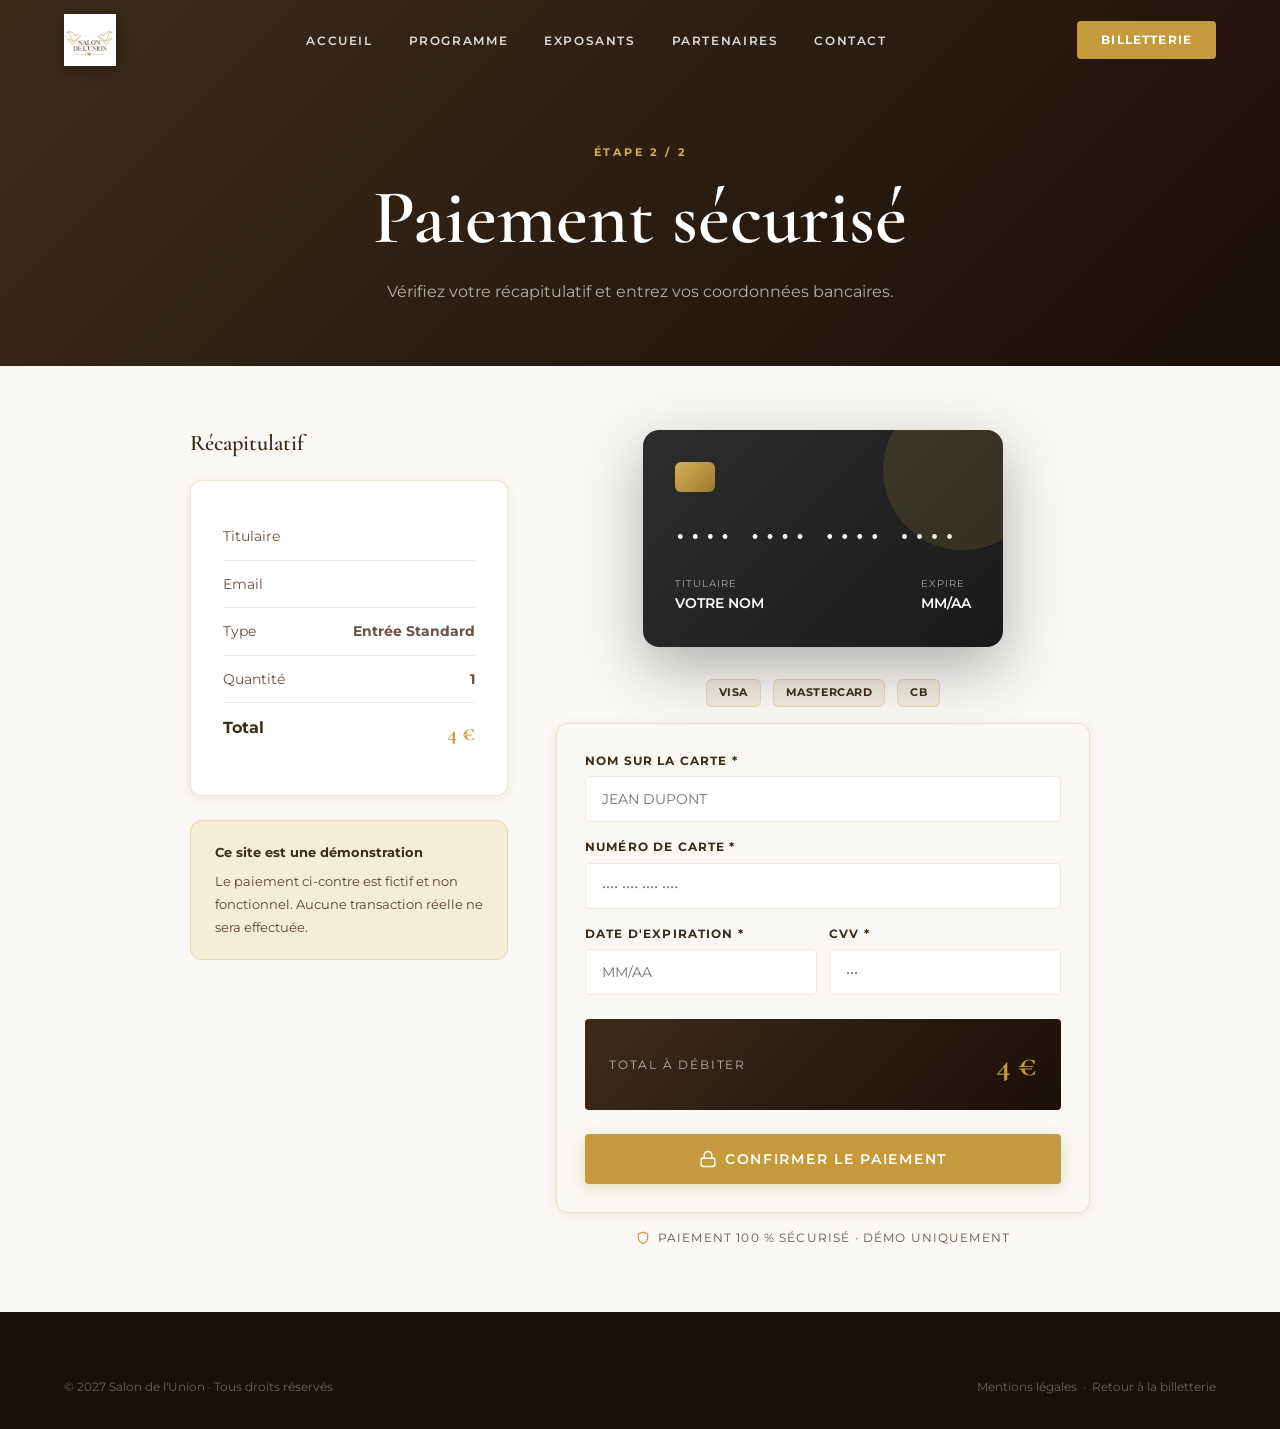
<file: paiement.html>
<!DOCTYPE html>
<html lang="fr">
<head>
  <meta charset="UTF-8" />
  <meta name="viewport" content="width=device-width, initial-scale=1.0" />
  <meta name="description" content="Paiement sécurisé — Salon de l'Union" />
  <title>Paiement — Salon de l'Union</title>
  <link rel="stylesheet" href="css/style.css" />
  <style>
    .recap-row { display:flex; justify-content:space-between; padding:12px 0; border-bottom:1px solid var(--cream-dark); font-size:0.88rem; color:var(--text-muted); }
    .recap-row:last-child { border-bottom:none; }
    .recap-total { font-weight:700; font-size:1rem; color:var(--brown); }
    .recap-total strong { color:var(--gold); font-family:var(--font-serif); font-size:1.4rem; }
    .secure-badge { display:flex; align-items:center; gap:8px; font-size:0.72rem; letter-spacing:0.1em; text-transform:uppercase; color:var(--text-muted); justify-content:center; margin-top:16px; }
    .secure-badge svg { width:14px; height:14px; stroke:var(--gold); fill:none; stroke-width:2; }
    .cb-logos { display:flex; gap:12px; align-items:center; justify-content:center; margin:16px 0; }
    .cb-logo { background:var(--cream-dark); border:1px solid var(--border); border-radius:6px; padding:4px 12px; font-size:0.7rem; font-weight:700; letter-spacing:0.05em; color:var(--brown); }
  </style>
</head>
<body>

<nav class="nav scrolled" aria-label="Navigation principale">
  <div class="nav-inner">
    <a href="index.html" class="nav-logo">
      <img src="images/logo.png" alt="Salon de l'Union" />
    </a>
    <ul class="nav-links" role="list">
      <li><a href="index.html">Accueil</a></li>
      <li><a href="programme.html">Programme</a></li>
      <li><a href="exposants.html">Exposants</a></li>
      <li><a href="sponsors.html">Partenaires</a></li>
      <li><a href="contact.html">Contact</a></li>
    </ul>
    <a href="billetterie.html" class="nav-cta">Billetterie</a>
    <button class="hamburger" aria-label="Menu"><span></span><span></span><span></span></button>
  </div>
</nav>

<div class="mobile-menu" role="dialog">
  <a href="index.html">Accueil</a>
  <a href="programme.html">Programme</a>
  <a href="exposants.html">Exposants</a>
  <a href="sponsors.html">Partenaires</a>
  <a href="contact.html">Contact</a>
  <a href="billetterie.html" class="btn btn-primary btn-sm">Billetterie</a>
</div>

<div class="page-hero" style="padding-bottom:60px;">
  <div class="container">
    <span class="section-label">Étape 2 / 2</span>
    <h1>Paiement sécurisé</h1>
    <p>Vérifiez votre récapitulatif et entrez vos coordonnées bancaires.</p>
  </div>
</div>

<section class="section-sm">
  <div class="container">
    <div style="display:grid;grid-template-columns:1fr 1fr;gap:48px;max-width:900px;margin:0 auto;align-items:start;">

      <!-- Récapitulatif -->
      <div>
        <h3 style="font-size:1.4rem;margin-bottom:24px;">Récapitulatif</h3>
        <div class="info-card" id="paiement-summary">
          <div class="recap-row"><span>Chargement…</span></div>
        </div>
        <div style="margin-top:24px;background:var(--gold-pale);border:1px solid var(--border);border-radius:var(--radius-lg);padding:20px 24px;">
          <p style="font-size:0.82rem;color:var(--brown-light);">
            <strong style="display:block;color:var(--brown);margin-bottom:6px;">Ce site est une démonstration</strong>
            Le paiement ci-contre est fictif et non fonctionnel. Aucune transaction réelle ne sera effectuée.
          </p>
        </div>
      </div>

      <!-- Formulaire CB -->
      <div>
        <div class="payment-card-visual">
          <div class="card-chip"></div>
          <div class="card-number">•••• •••• •••• ••••</div>
          <div class="card-footer">
            <div>
              <div class="card-footer-label">Titulaire</div>
              <div class="card-footer-value">VOTRE NOM</div>
            </div>
            <div>
              <div class="card-footer-label">Expire</div>
              <div class="card-footer-value">MM/AA</div>
            </div>
          </div>
        </div>

        <div class="cb-logos">
          <div class="cb-logo">VISA</div>
          <div class="cb-logo">MASTERCARD</div>
          <div class="cb-logo">CB</div>
        </div>

        <form id="form-paiement" class="form-section" style="padding:28px;" novalidate>
          <div style="display:flex;flex-direction:column;gap:16px;">
            <div class="form-group">
              <label for="cb-nom" class="form-label">Nom sur la carte *</label>
              <input type="text" id="cb-nom" class="form-input" placeholder="JEAN DUPONT" required />
            </div>
            <div class="form-group">
              <label for="cb-numero" class="form-label">Numéro de carte *</label>
              <input type="text" id="cb-numero" class="form-input" placeholder="•••• •••• •••• ••••" maxlength="19" required />
            </div>
            <div style="display:grid;grid-template-columns:1fr 1fr;gap:12px;">
              <div class="form-group">
                <label for="cb-expiry" class="form-label">Date d'expiration *</label>
                <input type="text" id="cb-expiry" class="form-input" placeholder="MM/AA" maxlength="5" required />
              </div>
              <div class="form-group">
                <label for="cb-cvv" class="form-label">CVV *</label>
                <input type="text" id="cb-cvv" class="form-input" placeholder="•••" maxlength="3" required />
              </div>
            </div>

            <div class="total-display" style="margin:8px 0;">
              <span class="total-label">Total à débiter</span>
              <span class="total-amount" id="total-paiement">—</span>
            </div>

            <button type="submit" class="btn btn-primary" style="width:100%;justify-content:center;font-size:0.9rem;">
              <svg viewBox="0 0 24 24" width="18" height="18" aria-hidden="true" style="fill:none;stroke:currentColor;stroke-width:2"><rect x="3" y="11" width="18" height="11" rx="2" ry="2"/><path d="M7 11V7a5 5 0 0 1 10 0v4"/></svg>
              Confirmer le paiement
            </button>
          </div>
        </form>

        <div class="secure-badge">
          <svg viewBox="0 0 24 24" aria-hidden="true"><path d="M12 22s8-4 8-10V5l-8-3-8 3v7c0 6 8 10 8 10z"/></svg>
          Paiement 100 % sécurisé · Démo uniquement
        </div>
      </div>
    </div>
  </div>
</section>

<footer class="footer">
  <div class="container">
    <div class="footer-bottom" style="border-top:none;padding-top:0;">
      <p>&copy; 2027 Salon de l'Union · Tous droits réservés</p>
      <p><a href="#">Mentions légales</a> &nbsp;·&nbsp; <a href="billetterie.html">Retour à la billetterie</a></p>
    </div>
  </div>
</footer>

<script src="js/main.js"></script>
</body>
</html>
</file>
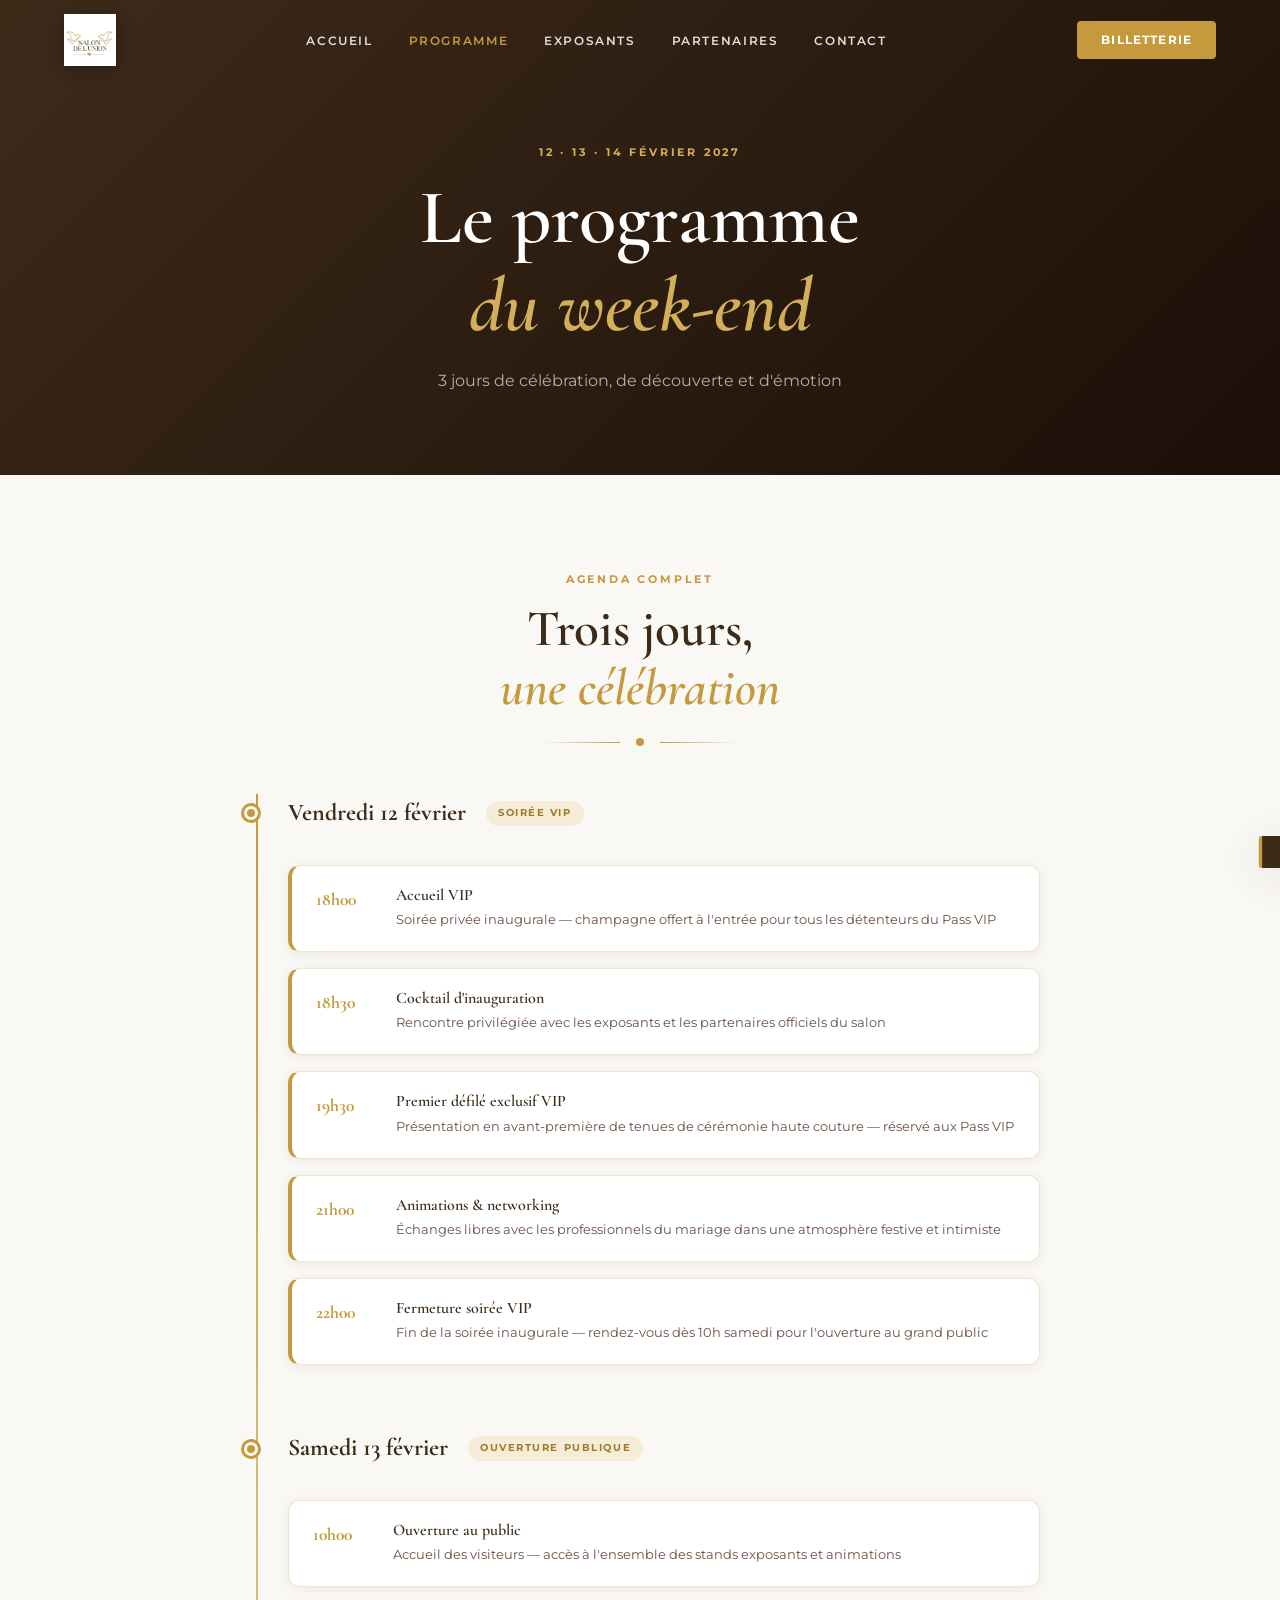
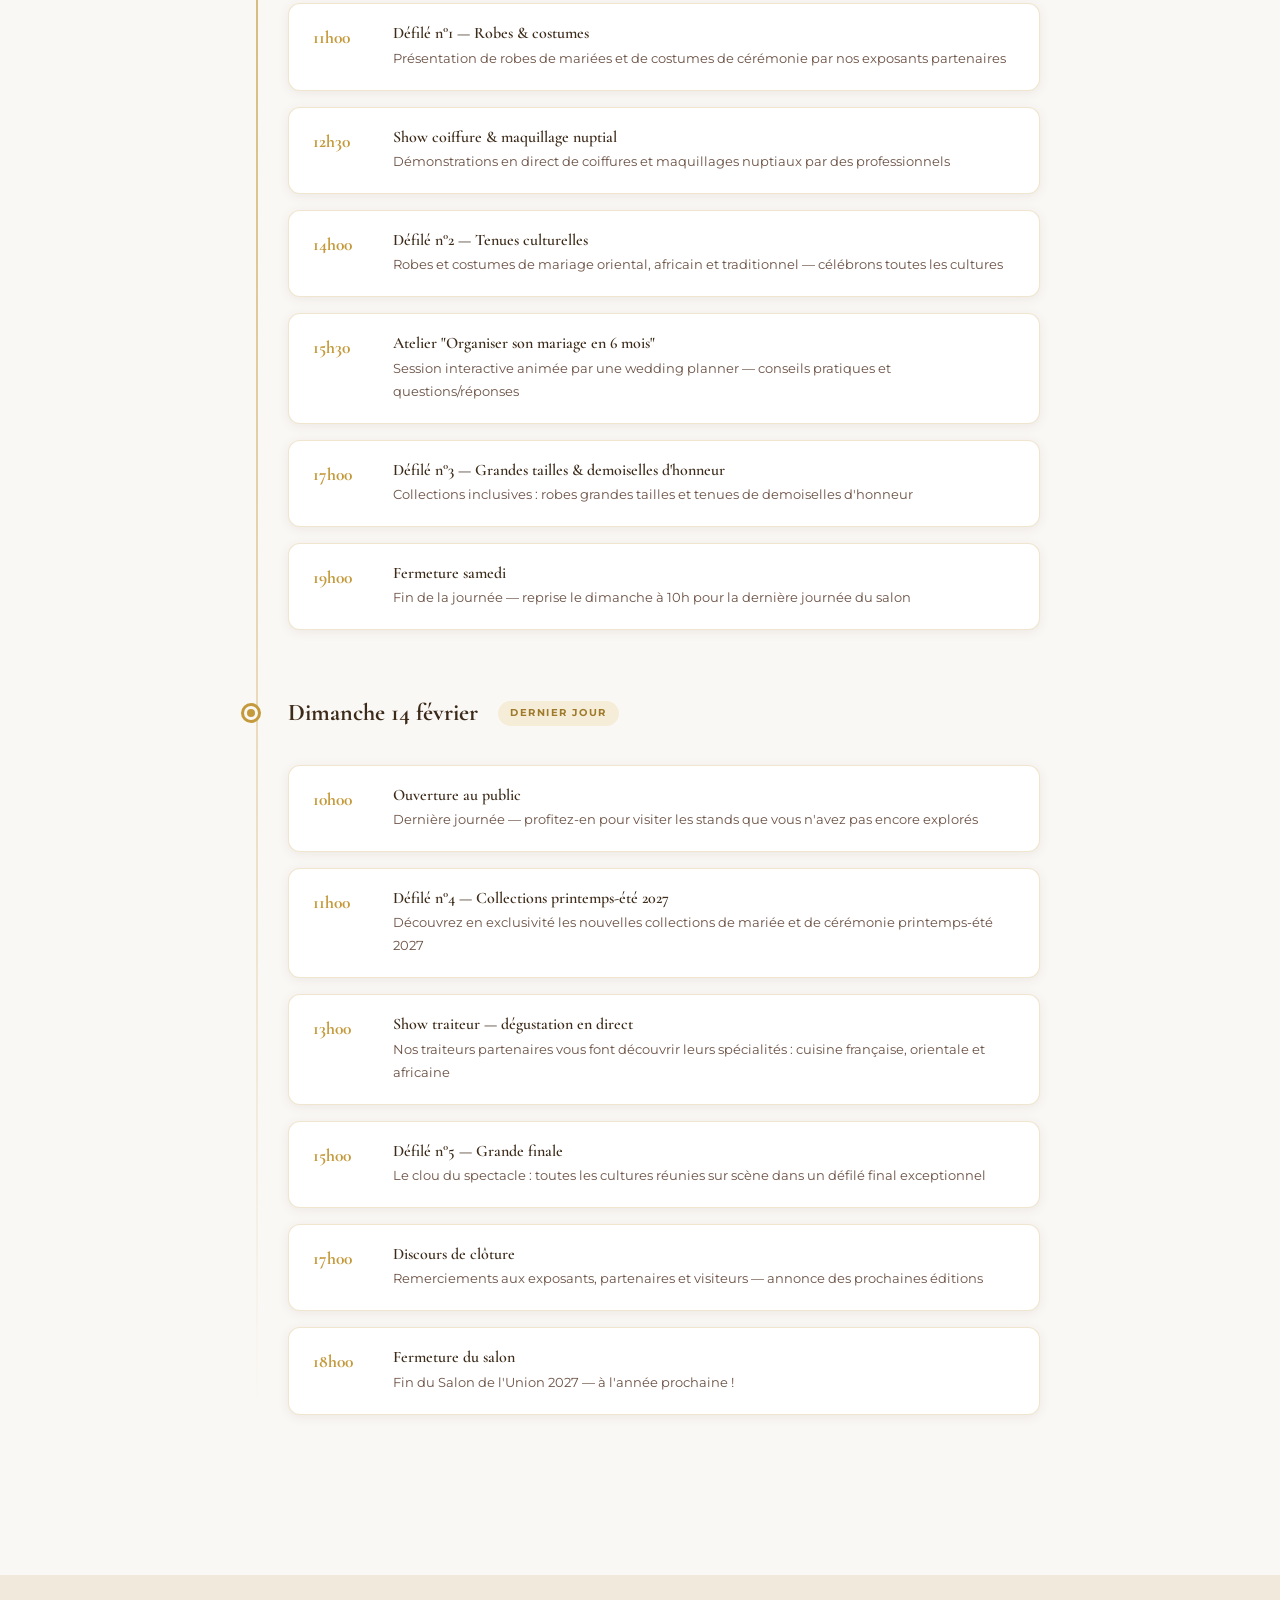
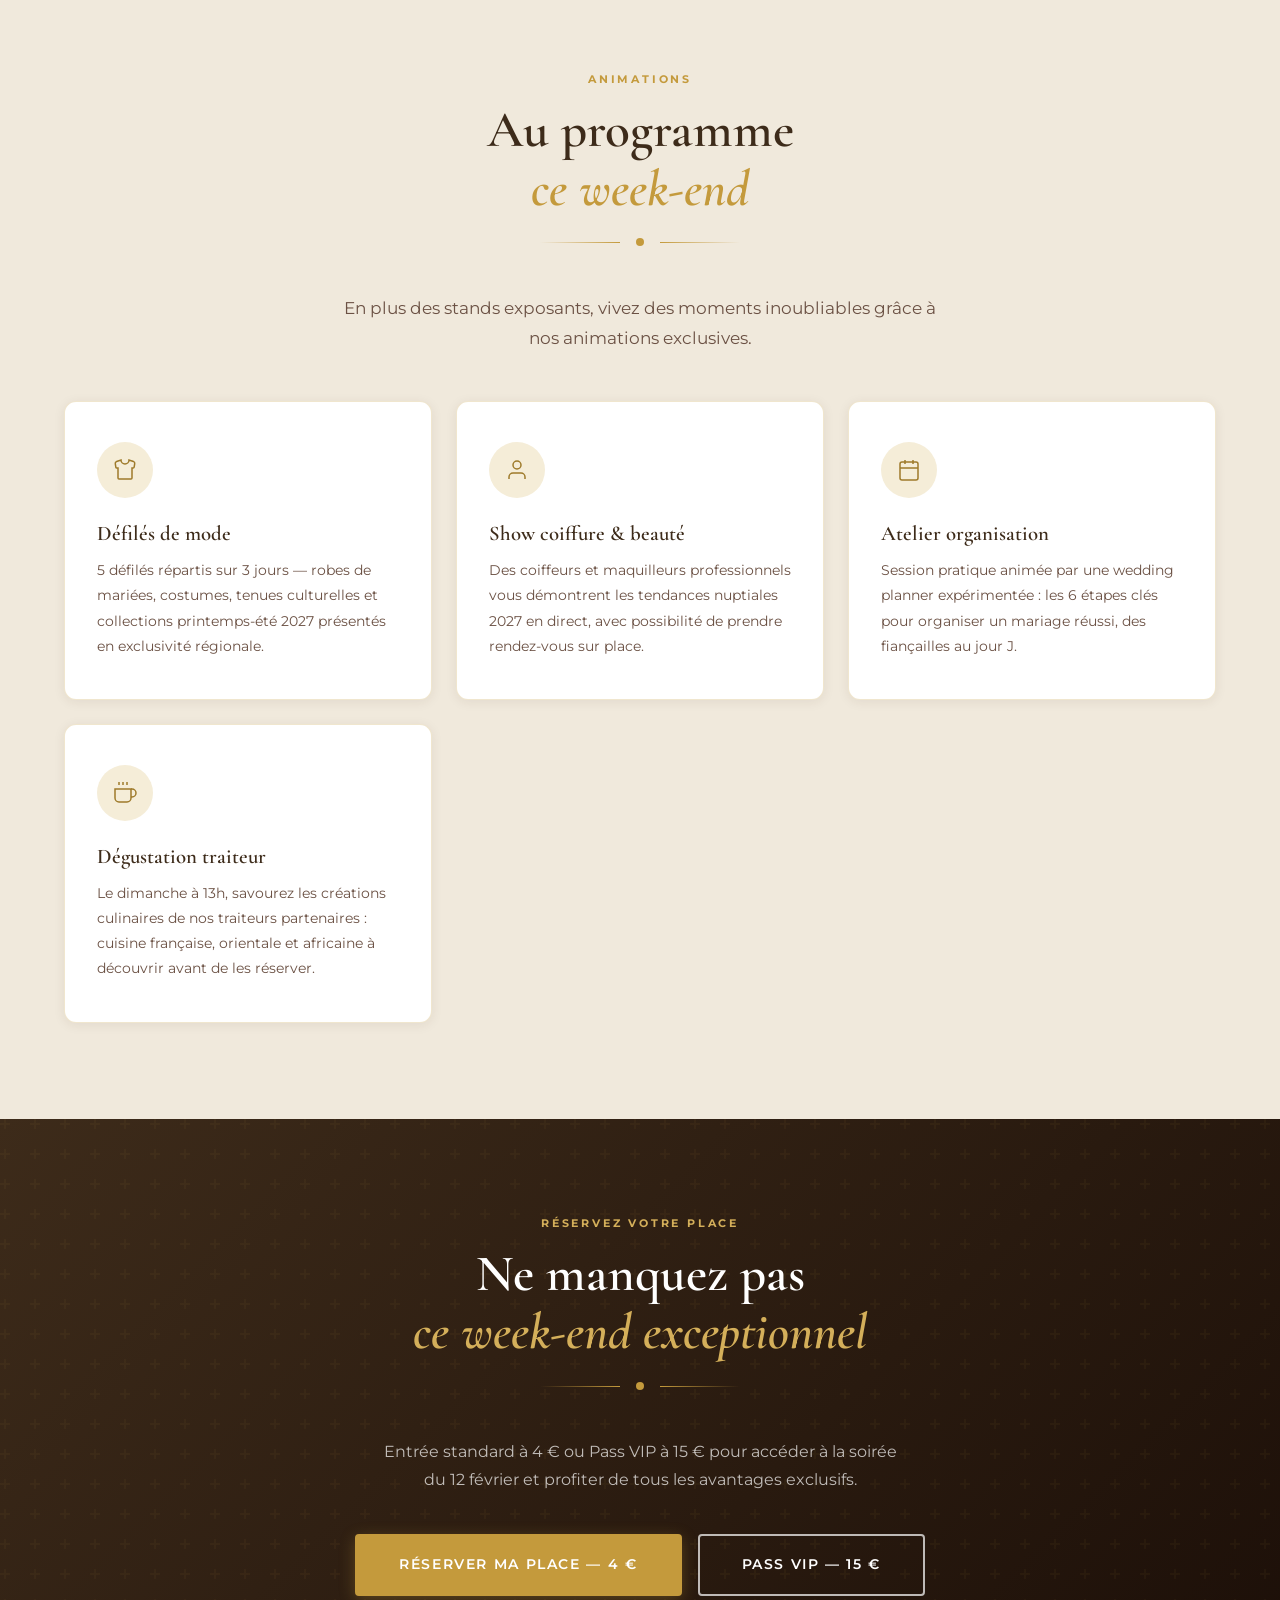
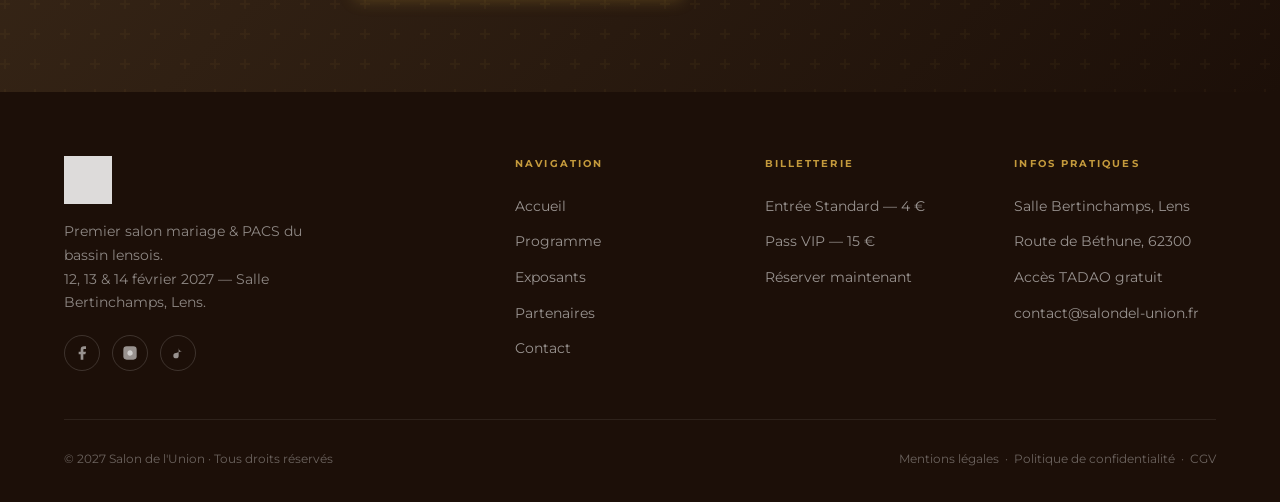
<file: programme.html>
<!DOCTYPE html>
<html lang="fr">
<head>
  <meta charset="UTF-8" />
  <meta name="viewport" content="width=device-width, initial-scale=1.0" />
  <meta name="description" content="Programme du Salon de l'Union — 3 jours de célébration, défilés, ateliers et animations. Vendredi 14, Samedi 15 et Dimanche 14 février 2027, Salle Bertinchamps, Lens." />
  <title>Programme — Salon de l'Union</title>
  <link rel="stylesheet" href="css/style.css" />
</head>
<body>

<!-- ── Navigation ──────────────────────────────────────────── -->
<nav class="nav transparent" aria-label="Navigation principale">
  <div class="nav-inner">
    <a href="index.html" class="nav-logo">
      <img src="images/logo.png" alt="Salon de l'Union" />
    </a>
    <ul class="nav-links" role="list">
      <li><a href="index.html">Accueil</a></li>
      <li><a href="programme.html">Programme</a></li>
      <li><a href="exposants.html">Exposants</a></li>
      <li><a href="sponsors.html">Partenaires</a></li>
      <li><a href="contact.html">Contact</a></li>
    </ul>
    <a href="billetterie.html" class="nav-cta">Billetterie</a>
    <button class="hamburger" aria-label="Menu" aria-expanded="false">
      <span></span><span></span><span></span>
    </button>
  </div>
</nav>

<div class="mobile-menu" role="dialog" aria-label="Menu mobile">
  <a href="index.html">Accueil</a>
  <a href="programme.html">Programme</a>
  <a href="exposants.html">Exposants</a>
  <a href="sponsors.html">Partenaires</a>
  <a href="contact.html">Contact</a>
  <a href="billetterie.html" class="btn btn-primary btn-sm">Billetterie</a>
</div>

<!-- ── Hero ────────────────────────────────────────────────── -->
<section class="page-hero" aria-labelledby="hero-heading">
  <div class="container">
    <span class="section-label">12 · 13 · 14 Février 2027</span>
    <h1 id="hero-heading">Le programme<br /><em style="font-style:italic;color:var(--gold-light)">du week-end</em></h1>
    <p>3 jours de célébration, de découverte et d'émotion</p>
  </div>
</section>

<!-- ── Timeline ─────────────────────────────────────────────── -->
<section class="section" aria-labelledby="timeline-heading">
  <div class="container">
    <div class="text-center">
      <span class="section-label reveal">Agenda complet</span>
      <h2 id="timeline-heading" class="section-title reveal reveal-delay-1">Trois jours,<br /><em style="font-style:italic;color:var(--gold)">une célébration</em></h2>
      <div class="divider-gold reveal reveal-delay-2"><span></span></div>
    </div>

    <div class="timeline" aria-label="Programme du salon">

      <!-- ── Vendredi 12 février ──────────────────────────────── -->
      <div class="timeline-day reveal">
        <div class="timeline-day-header">
          <time class="timeline-date" datetime="2027-02-12">Vendredi 12 février</time>
          <span class="timeline-day-badge">Soirée VIP</span>
        </div>
        <div class="timeline-events">
          <article class="timeline-event vip-event">
            <time class="event-time" datetime="2027-02-14T18:00">18h00</time>
            <div class="event-info">
              <h4>Accueil VIP</h4>
              <p>Soirée privée inaugurale — champagne offert à l'entrée pour tous les détenteurs du Pass VIP</p>
            </div>
          </article>
          <article class="timeline-event vip-event">
            <time class="event-time" datetime="2027-02-14T18:30">18h30</time>
            <div class="event-info">
              <h4>Cocktail d'inauguration</h4>
              <p>Rencontre privilégiée avec les exposants et les partenaires officiels du salon</p>
            </div>
          </article>
          <article class="timeline-event vip-event">
            <time class="event-time" datetime="2027-02-14T19:30">19h30</time>
            <div class="event-info">
              <h4>Premier défilé exclusif VIP</h4>
              <p>Présentation en avant-première de tenues de cérémonie haute couture — réservé aux Pass VIP</p>
            </div>
          </article>
          <article class="timeline-event vip-event">
            <time class="event-time" datetime="2027-02-14T21:00">21h00</time>
            <div class="event-info">
              <h4>Animations &amp; networking</h4>
              <p>Échanges libres avec les professionnels du mariage dans une atmosphère festive et intimiste</p>
            </div>
          </article>
          <article class="timeline-event vip-event">
            <time class="event-time" datetime="2027-02-14T22:00">22h00</time>
            <div class="event-info">
              <h4>Fermeture soirée VIP</h4>
              <p>Fin de la soirée inaugurale — rendez-vous dès 10h samedi pour l'ouverture au grand public</p>
            </div>
          </article>
        </div>
      </div>

      <!-- ── Samedi 13 février ────────────────────────────────── -->
      <div class="timeline-day reveal">
        <div class="timeline-day-header">
          <time class="timeline-date" datetime="2027-02-13">Samedi 13 février</time>
          <span class="timeline-day-badge">Ouverture publique</span>
        </div>
        <div class="timeline-events">
          <article class="timeline-event">
            <time class="event-time" datetime="2027-02-15T10:00">10h00</time>
            <div class="event-info">
              <h4>Ouverture au public</h4>
              <p>Accueil des visiteurs — accès à l'ensemble des stands exposants et animations</p>
            </div>
          </article>
          <article class="timeline-event">
            <time class="event-time" datetime="2027-02-15T11:00">11h00</time>
            <div class="event-info">
              <h4>Défilé n°1 — Robes &amp; costumes</h4>
              <p>Présentation de robes de mariées et de costumes de cérémonie par nos exposants partenaires</p>
            </div>
          </article>
          <article class="timeline-event">
            <time class="event-time" datetime="2027-02-15T12:30">12h30</time>
            <div class="event-info">
              <h4>Show coiffure &amp; maquillage nuptial</h4>
              <p>Démonstrations en direct de coiffures et maquillages nuptiaux par des professionnels</p>
            </div>
          </article>
          <article class="timeline-event">
            <time class="event-time" datetime="2027-02-15T14:00">14h00</time>
            <div class="event-info">
              <h4>Défilé n°2 — Tenues culturelles</h4>
              <p>Robes et costumes de mariage oriental, africain et traditionnel — célébrons toutes les cultures</p>
            </div>
          </article>
          <article class="timeline-event">
            <time class="event-time" datetime="2027-02-15T15:30">15h30</time>
            <div class="event-info">
              <h4>Atelier "Organiser son mariage en 6 mois"</h4>
              <p>Session interactive animée par une wedding planner — conseils pratiques et questions/réponses</p>
            </div>
          </article>
          <article class="timeline-event">
            <time class="event-time" datetime="2027-02-15T17:00">17h00</time>
            <div class="event-info">
              <h4>Défilé n°3 — Grandes tailles &amp; demoiselles d'honneur</h4>
              <p>Collections inclusives : robes grandes tailles et tenues de demoiselles d'honneur</p>
            </div>
          </article>
          <article class="timeline-event">
            <time class="event-time" datetime="2027-02-15T19:00">19h00</time>
            <div class="event-info">
              <h4>Fermeture samedi</h4>
              <p>Fin de la journée — reprise le dimanche à 10h pour la dernière journée du salon</p>
            </div>
          </article>
        </div>
      </div>

      <!-- ── Dimanche 14 février ──────────────────────────────── -->
      <div class="timeline-day reveal">
        <div class="timeline-day-header">
          <time class="timeline-date" datetime="2027-02-14">Dimanche 14 février</time>
          <span class="timeline-day-badge">Dernier jour</span>
        </div>
        <div class="timeline-events">
          <article class="timeline-event">
            <time class="event-time" datetime="2027-02-16T10:00">10h00</time>
            <div class="event-info">
              <h4>Ouverture au public</h4>
              <p>Dernière journée — profitez-en pour visiter les stands que vous n'avez pas encore explorés</p>
            </div>
          </article>
          <article class="timeline-event">
            <time class="event-time" datetime="2027-02-16T11:00">11h00</time>
            <div class="event-info">
              <h4>Défilé n°4 — Collections printemps-été 2027</h4>
              <p>Découvrez en exclusivité les nouvelles collections de mariée et de cérémonie printemps-été 2027</p>
            </div>
          </article>
          <article class="timeline-event">
            <time class="event-time" datetime="2027-02-16T13:00">13h00</time>
            <div class="event-info">
              <h4>Show traiteur — dégustation en direct</h4>
              <p>Nos traiteurs partenaires vous font découvrir leurs spécialités : cuisine française, orientale et africaine</p>
            </div>
          </article>
          <article class="timeline-event">
            <time class="event-time" datetime="2027-02-16T15:00">15h00</time>
            <div class="event-info">
              <h4>Défilé n°5 — Grande finale</h4>
              <p>Le clou du spectacle : toutes les cultures réunies sur scène dans un défilé final exceptionnel</p>
            </div>
          </article>
          <article class="timeline-event">
            <time class="event-time" datetime="2027-02-16T17:00">17h00</time>
            <div class="event-info">
              <h4>Discours de clôture</h4>
              <p>Remerciements aux exposants, partenaires et visiteurs — annonce des prochaines éditions</p>
            </div>
          </article>
          <article class="timeline-event">
            <time class="event-time" datetime="2027-02-16T18:00">18h00</time>
            <div class="event-info">
              <h4>Fermeture du salon</h4>
              <p>Fin du Salon de l'Union 2027 — à l'année prochaine !</p>
            </div>
          </article>
        </div>
      </div>

    </div>
  </div>
</section>

<!-- ── Animations prévues ────────────────────────────────────── -->
<section class="section" style="background:var(--cream-dark);" aria-labelledby="animations-heading">
  <div class="container">
    <div class="text-center">
      <span class="section-label reveal">Animations</span>
      <h2 id="animations-heading" class="section-title reveal reveal-delay-1">Au programme<br /><em style="font-style:italic;color:var(--gold)">ce week-end</em></h2>
      <div class="divider-gold reveal reveal-delay-2"><span></span></div>
      <p class="section-subtitle reveal reveal-delay-2">En plus des stands exposants, vivez des moments inoubliables grâce à nos animations exclusives.</p>
    </div>
    <div class="cards-grid">
      <div class="card reveal">
        <div class="card-icon">
          <svg viewBox="0 0 24 24" aria-hidden="true">
            <path d="M20.38 3.46L16 2a4 4 0 01-8 0L3.62 3.46a2 2 0 00-1.34 2.23l.58 3.57a1 1 0 00.99.84H5v10a1 1 0 001 1h12a1 1 0 001-1V10h1.15a1 1 0 00.99-.84l.58-3.57a2 2 0 00-1.34-2.23z"/>
          </svg>
        </div>
        <h3>Défilés de mode</h3>
        <p>5 défilés répartis sur 3 jours — robes de mariées, costumes, tenues culturelles et collections printemps-été 2027 présentés en exclusivité régionale.</p>
      </div>
      <div class="card reveal reveal-delay-1">
        <div class="card-icon">
          <svg viewBox="0 0 24 24" aria-hidden="true">
            <path d="M20 21v-2a4 4 0 0 0-4-4H8a4 4 0 0 0-4 4v2"/>
            <circle cx="12" cy="7" r="4"/>
          </svg>
        </div>
        <h3>Show coiffure &amp; beauté</h3>
        <p>Des coiffeurs et maquilleurs professionnels vous démontrent les tendances nuptiales 2027 en direct, avec possibilité de prendre rendez-vous sur place.</p>
      </div>
      <div class="card reveal reveal-delay-2">
        <div class="card-icon">
          <svg viewBox="0 0 24 24" aria-hidden="true">
            <rect x="3" y="4" width="18" height="18" rx="2" ry="2"/>
            <line x1="16" y1="2" x2="16" y2="6"/>
            <line x1="8" y1="2" x2="8" y2="6"/>
            <line x1="3" y1="10" x2="21" y2="10"/>
          </svg>
        </div>
        <h3>Atelier organisation</h3>
        <p>Session pratique animée par une wedding planner expérimentée : les 6 étapes clés pour organiser un mariage réussi, des fiançailles au jour J.</p>
      </div>
      <div class="card reveal reveal-delay-3">
        <div class="card-icon">
          <svg viewBox="0 0 24 24" aria-hidden="true">
            <path d="M18 8h1a4 4 0 0 1 0 8h-1"/>
            <path d="M2 8h16v9a4 4 0 0 1-4 4H6a4 4 0 0 1-4-4V8z"/>
            <line x1="6" y1="1" x2="6" y2="4"/>
            <line x1="10" y1="1" x2="10" y2="4"/>
            <line x1="14" y1="1" x2="14" y2="4"/>
          </svg>
        </div>
        <h3>Dégustation traiteur</h3>
        <p>Le dimanche à 13h, savourez les créations culinaires de nos traiteurs partenaires : cuisine française, orientale et africaine à découvrir avant de les réserver.</p>
      </div>
    </div>
  </div>
</section>

<!-- ── CTA Billetterie ───────────────────────────────────────── -->
<section class="section vip-section" aria-labelledby="cta-heading">
  <div class="container text-center">
    <span class="section-label reveal">Réservez votre place</span>
    <h2 id="cta-heading" class="section-title reveal reveal-delay-1" style="color:var(--white)">Ne manquez pas<br /><em style="font-style:italic;color:var(--gold-light)">ce week-end exceptionnel</em></h2>
    <div class="divider-gold reveal reveal-delay-2"><span></span></div>
    <p style="max-width:520px;margin:0 auto 40px;color:rgba(255,255,255,0.7);" class="reveal reveal-delay-2">
      Entrée standard à 4 € ou Pass VIP à 15 € pour accéder à la soirée du 12 février et profiter de tous les avantages exclusifs.
    </p>
    <div style="display:flex;gap:16px;justify-content:center;flex-wrap:wrap;" class="reveal reveal-delay-3">
      <a href="billetterie.html" class="btn btn-primary btn-lg">Réserver ma place — 4 €</a>
      <a href="billetterie.html#vip" class="btn btn-outline btn-lg">Pass VIP — 15 €</a>
    </div>
  </div>
</section>

<!-- ── Footer ───────────────────────────────────────────────── -->
<footer class="footer">
  <div class="container">
    <div class="footer-grid">
      <div class="footer-brand">
        <a href="index.html" class="footer-logo">
          <img src="images/logo.png" alt="Salon de l'Union" style="filter:brightness(0) invert(1);opacity:0.85;height:48px;" />
        </a>
        <p>Premier salon mariage &amp; PACS du bassin lensois.<br />12, 13 &amp; 14 février 2027 — Salle Bertinchamps, Lens.</p>
        <div class="footer-socials">
          <a href="#" class="footer-social" aria-label="Facebook">
            <svg viewBox="0 0 24 24" aria-hidden="true"><path d="M18 2h-3a5 5 0 0 0-5 5v3H7v4h3v8h4v-8h3l1-4h-4V7a1 1 0 0 1 1-1h3z"/></svg>
          </a>
          <a href="#" class="footer-social" aria-label="Instagram">
            <svg viewBox="0 0 24 24" aria-hidden="true"><rect x="2" y="2" width="20" height="20" rx="5" ry="5"/><path d="M16 11.37A4 4 0 1 1 12.63 8 4 4 0 0 1 16 11.37z"/><line x1="17.5" y1="6.5" x2="17.51" y2="6.5"/></svg>
          </a>
          <a href="#" class="footer-social" aria-label="TikTok">
            <svg viewBox="0 0 24 24" aria-hidden="true"><path d="M9 12a4 4 0 1 0 4 4V4a5 5 0 0 0 5 5"/></svg>
          </a>
        </div>
      </div>
      <div class="footer-col">
        <h5>Navigation</h5>
        <ul>
          <li><a href="index.html">Accueil</a></li>
          <li><a href="programme.html">Programme</a></li>
          <li><a href="exposants.html">Exposants</a></li>
          <li><a href="sponsors.html">Partenaires</a></li>
          <li><a href="contact.html">Contact</a></li>
        </ul>
      </div>
      <div class="footer-col">
        <h5>Billetterie</h5>
        <ul>
          <li><a href="billetterie.html">Entrée Standard — 4 €</a></li>
          <li><a href="billetterie.html#vip">Pass VIP — 15 €</a></li>
          <li><a href="billetterie.html">Réserver maintenant</a></li>
        </ul>
      </div>
      <div class="footer-col">
        <h5>Infos pratiques</h5>
        <ul>
          <li><a href="contact.html">Salle Bertinchamps, Lens</a></li>
          <li><a href="contact.html">Route de Béthune, 62300</a></li>
          <li><a href="contact.html">Accès TADAO gratuit</a></li>
          <li><a href="contact.html">contact@salondel-union.fr</a></li>
        </ul>
      </div>
    </div>
    <div class="footer-bottom">
      <p>&copy; 2027 Salon de l'Union · Tous droits réservés</p>
      <p>
        <a href="#">Mentions légales</a> &nbsp;·&nbsp;
        <a href="#">Politique de confidentialité</a> &nbsp;·&nbsp;
        <a href="#">CGV</a>
      </p>
    </div>
  </div>
</footer>

<div class="toast" role="alert" aria-live="polite"></div>
<script src="js/main.js"></script>
</body>
</html>
</file>
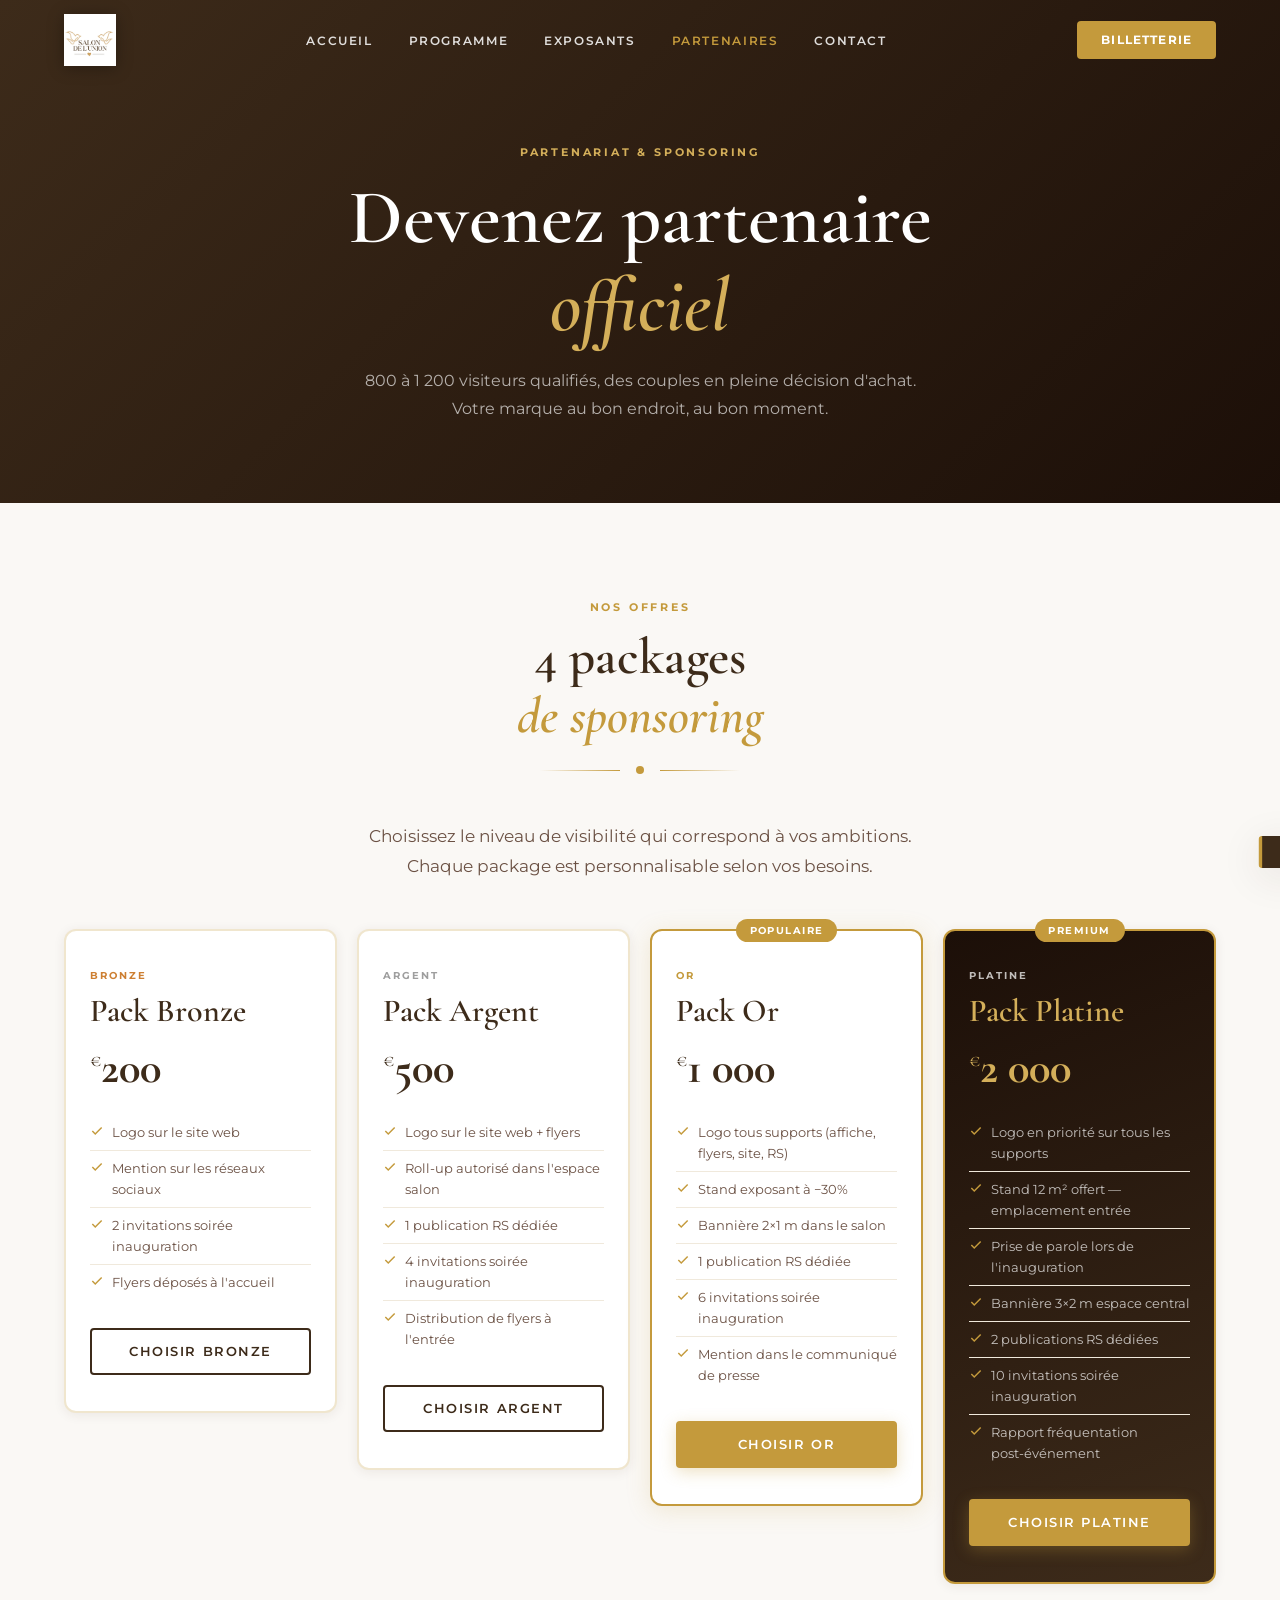
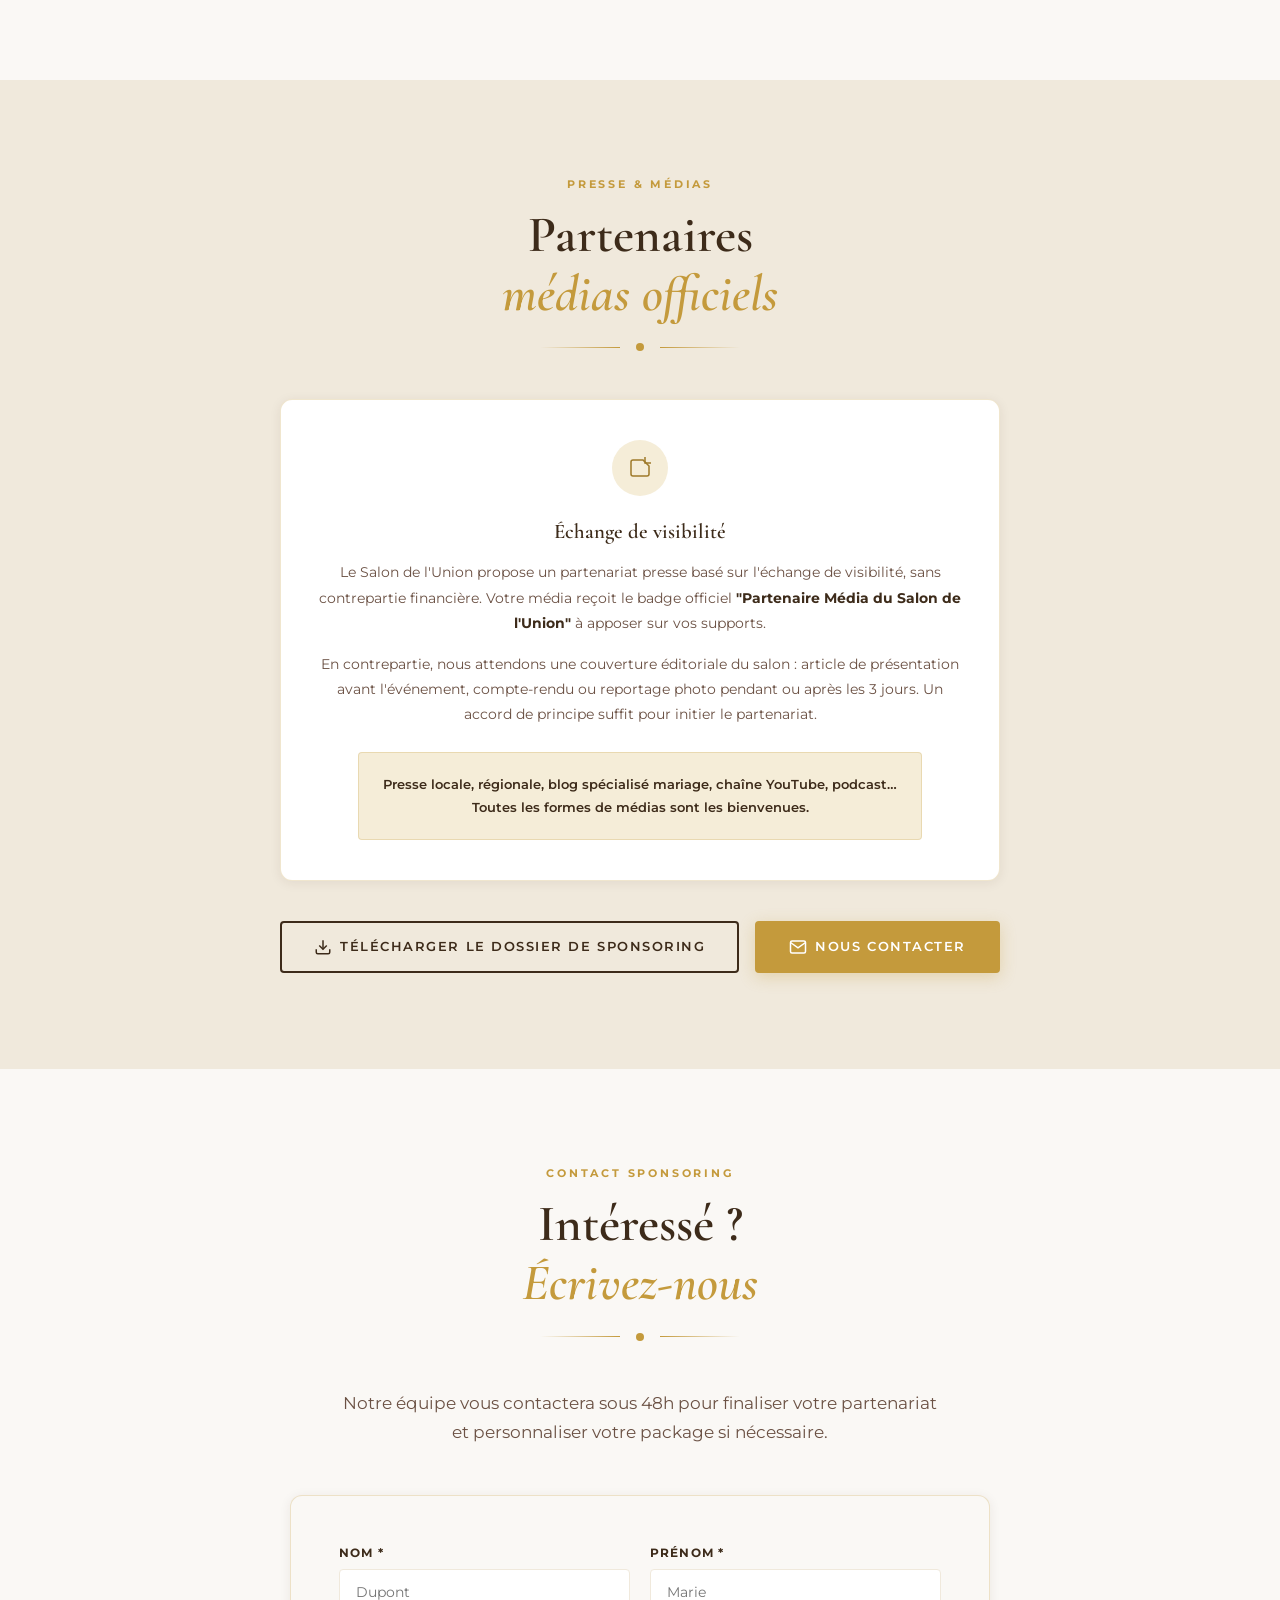
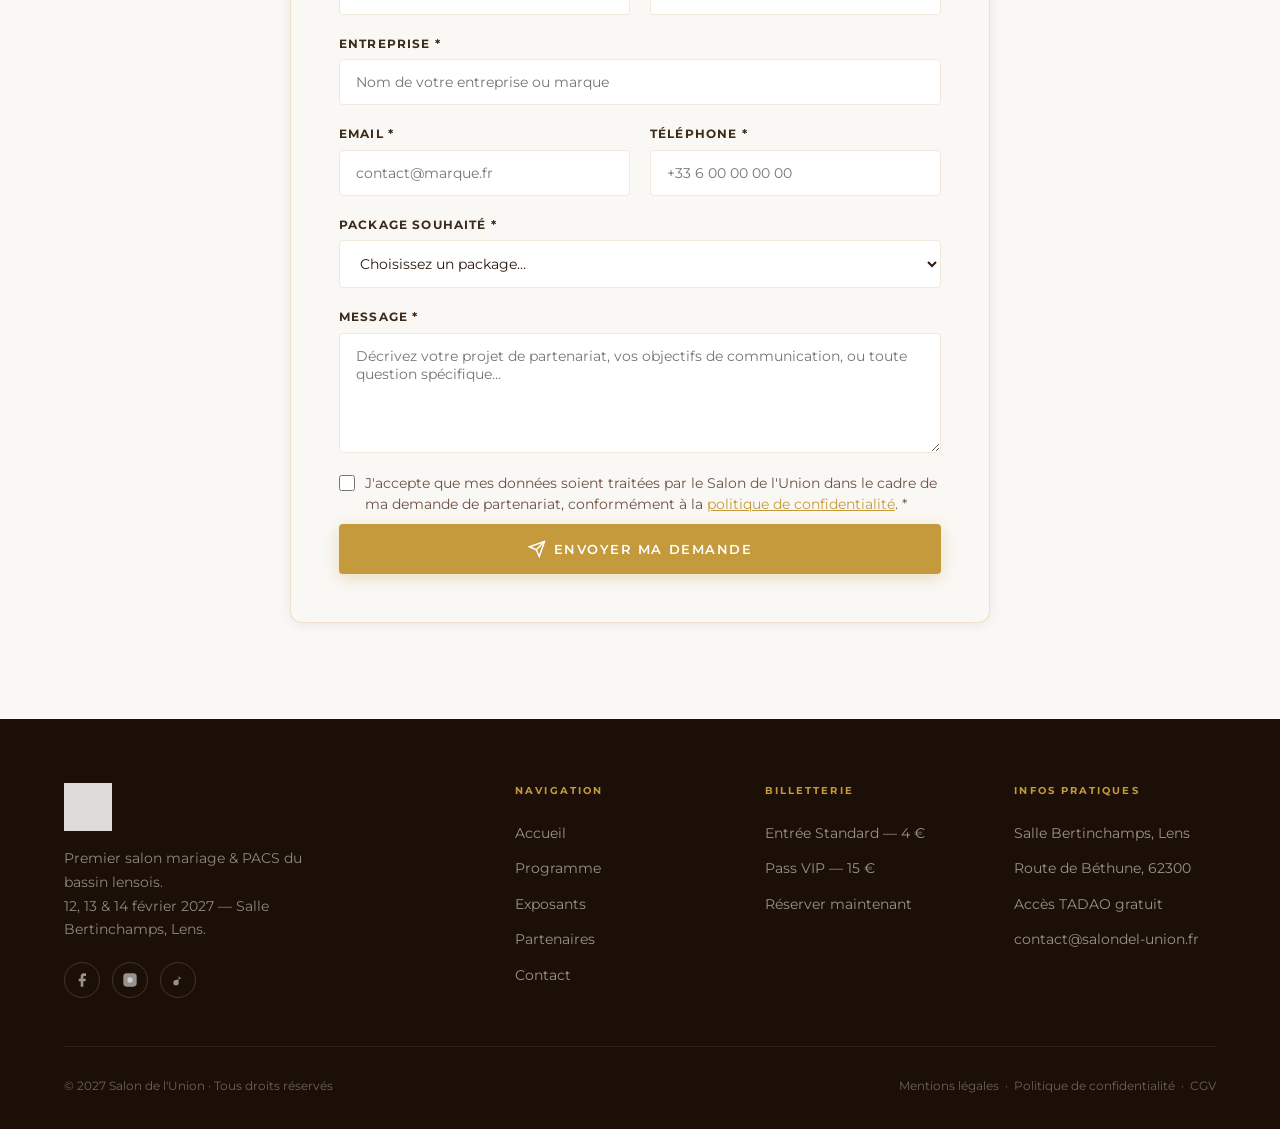
<file: sponsors.html>
<!DOCTYPE html>
<html lang="fr">
<head>
  <meta charset="UTF-8" />
  <meta name="viewport" content="width=device-width, initial-scale=1.0" />
  <meta name="description" content="Devenez partenaire officiel du Salon de l'Union — 800 à 1 200 visiteurs qualifiés, 4 packages de sponsoring disponibles. Premier salon mariage & PACS de Lens, 12–14 février 2027." />
  <title>Partenaires &amp; Sponsors — Salon de l'Union</title>
  <link rel="stylesheet" href="css/style.css" />
</head>
<body>

<!-- ── Navigation ──────────────────────────────────────────── -->
<nav class="nav transparent" aria-label="Navigation principale">
  <div class="nav-inner">
    <a href="index.html" class="nav-logo">
      <img src="images/logo.png" alt="Salon de l'Union" />
    </a>
    <ul class="nav-links" role="list">
      <li><a href="index.html">Accueil</a></li>
      <li><a href="programme.html">Programme</a></li>
      <li><a href="exposants.html">Exposants</a></li>
      <li><a href="sponsors.html">Partenaires</a></li>
      <li><a href="contact.html">Contact</a></li>
    </ul>
    <a href="billetterie.html" class="nav-cta">Billetterie</a>
    <button class="hamburger" aria-label="Menu" aria-expanded="false">
      <span></span><span></span><span></span>
    </button>
  </div>
</nav>

<div class="mobile-menu" role="dialog" aria-label="Menu mobile">
  <a href="index.html">Accueil</a>
  <a href="programme.html">Programme</a>
  <a href="exposants.html">Exposants</a>
  <a href="sponsors.html">Partenaires</a>
  <a href="contact.html">Contact</a>
  <a href="billetterie.html" class="btn btn-primary btn-sm">Billetterie</a>
</div>

<!-- ── Hero ────────────────────────────────────────────────── -->
<section class="page-hero" aria-labelledby="hero-heading">
  <div class="container">
    <span class="section-label">Partenariat &amp; sponsoring</span>
    <h1 id="hero-heading">Devenez partenaire<br /><em style="font-style:italic;color:var(--gold-light)">officiel</em></h1>
    <p>800 à 1 200 visiteurs qualifiés, des couples en pleine décision d'achat. Votre marque au bon endroit, au bon moment.</p>
  </div>
</section>

<!-- ── Packages ─────────────────────────────────────────────── -->
<section class="section" aria-labelledby="packages-heading">
  <div class="container">
    <div class="text-center">
      <span class="section-label reveal">Nos offres</span>
      <h2 id="packages-heading" class="section-title reveal reveal-delay-1">4 packages<br /><em style="font-style:italic;color:var(--gold)">de sponsoring</em></h2>
      <div class="divider-gold reveal reveal-delay-2"><span></span></div>
      <p class="section-subtitle reveal reveal-delay-2">Choisissez le niveau de visibilité qui correspond à vos ambitions. Chaque package est personnalisable selon vos besoins.</p>
    </div>
    <div class="packages-grid">

      <!-- Bronze -->
      <div class="package-card reveal">
        <p class="pkg-tier bronze">Bronze</p>
        <h3>Pack Bronze</h3>
        <div class="pkg-price"><sup>€</sup>200</div>
        <div class="pkg-features">
          <div class="pkg-feature">
            <svg viewBox="0 0 24 24" aria-hidden="true"><polyline points="20 6 9 17 4 12"/></svg>
            Logo sur le site web
          </div>
          <div class="pkg-feature">
            <svg viewBox="0 0 24 24" aria-hidden="true"><polyline points="20 6 9 17 4 12"/></svg>
            Mention sur les réseaux sociaux
          </div>
          <div class="pkg-feature">
            <svg viewBox="0 0 24 24" aria-hidden="true"><polyline points="20 6 9 17 4 12"/></svg>
            2 invitations soirée inauguration
          </div>
          <div class="pkg-feature">
            <svg viewBox="0 0 24 24" aria-hidden="true"><polyline points="20 6 9 17 4 12"/></svg>
            Flyers déposés à l'accueil
          </div>
        </div>
        <button class="btn btn-outline-dark pkg-choose" style="width:100%;justify-content:center;" data-pkg="bronze">
          Choisir Bronze
        </button>
      </div>

      <!-- Argent -->
      <div class="package-card reveal reveal-delay-1">
        <p class="pkg-tier argent">Argent</p>
        <h3>Pack Argent</h3>
        <div class="pkg-price"><sup>€</sup>500</div>
        <div class="pkg-features">
          <div class="pkg-feature">
            <svg viewBox="0 0 24 24" aria-hidden="true"><polyline points="20 6 9 17 4 12"/></svg>
            Logo sur le site web + flyers
          </div>
          <div class="pkg-feature">
            <svg viewBox="0 0 24 24" aria-hidden="true"><polyline points="20 6 9 17 4 12"/></svg>
            Roll-up autorisé dans l'espace salon
          </div>
          <div class="pkg-feature">
            <svg viewBox="0 0 24 24" aria-hidden="true"><polyline points="20 6 9 17 4 12"/></svg>
            1 publication RS dédiée
          </div>
          <div class="pkg-feature">
            <svg viewBox="0 0 24 24" aria-hidden="true"><polyline points="20 6 9 17 4 12"/></svg>
            4 invitations soirée inauguration
          </div>
          <div class="pkg-feature">
            <svg viewBox="0 0 24 24" aria-hidden="true"><polyline points="20 6 9 17 4 12"/></svg>
            Distribution de flyers à l'entrée
          </div>
        </div>
        <button class="btn btn-outline-dark pkg-choose" style="width:100%;justify-content:center;" data-pkg="argent">
          Choisir Argent
        </button>
      </div>

      <!-- Or (populaire) -->
      <div class="package-card popular reveal reveal-delay-2">
        <div class="pkg-badge">Populaire</div>
        <p class="pkg-tier or">Or</p>
        <h3>Pack Or</h3>
        <div class="pkg-price"><sup>€</sup>1 000</div>
        <div class="pkg-features">
          <div class="pkg-feature">
            <svg viewBox="0 0 24 24" aria-hidden="true"><polyline points="20 6 9 17 4 12"/></svg>
            Logo tous supports (affiche, flyers, site, RS)
          </div>
          <div class="pkg-feature">
            <svg viewBox="0 0 24 24" aria-hidden="true"><polyline points="20 6 9 17 4 12"/></svg>
            Stand exposant à &minus;30%
          </div>
          <div class="pkg-feature">
            <svg viewBox="0 0 24 24" aria-hidden="true"><polyline points="20 6 9 17 4 12"/></svg>
            Bannière 2×1 m dans le salon
          </div>
          <div class="pkg-feature">
            <svg viewBox="0 0 24 24" aria-hidden="true"><polyline points="20 6 9 17 4 12"/></svg>
            1 publication RS dédiée
          </div>
          <div class="pkg-feature">
            <svg viewBox="0 0 24 24" aria-hidden="true"><polyline points="20 6 9 17 4 12"/></svg>
            6 invitations soirée inauguration
          </div>
          <div class="pkg-feature">
            <svg viewBox="0 0 24 24" aria-hidden="true"><polyline points="20 6 9 17 4 12"/></svg>
            Mention dans le communiqué de presse
          </div>
        </div>
        <button class="btn btn-primary pkg-choose" style="width:100%;justify-content:center;" data-pkg="or">
          Choisir Or
        </button>
      </div>

      <!-- Platine (premium) -->
      <div class="package-card platine reveal reveal-delay-3">
        <div class="pkg-badge">Premium</div>
        <p class="pkg-tier platine">Platine</p>
        <h3>Pack Platine</h3>
        <div class="pkg-price"><sup>€</sup>2 000</div>
        <div class="pkg-features">
          <div class="pkg-feature">
            <svg viewBox="0 0 24 24" aria-hidden="true"><polyline points="20 6 9 17 4 12"/></svg>
            Logo en priorité sur tous les supports
          </div>
          <div class="pkg-feature">
            <svg viewBox="0 0 24 24" aria-hidden="true"><polyline points="20 6 9 17 4 12"/></svg>
            Stand 12 m² offert — emplacement entrée
          </div>
          <div class="pkg-feature">
            <svg viewBox="0 0 24 24" aria-hidden="true"><polyline points="20 6 9 17 4 12"/></svg>
            Prise de parole lors de l'inauguration
          </div>
          <div class="pkg-feature">
            <svg viewBox="0 0 24 24" aria-hidden="true"><polyline points="20 6 9 17 4 12"/></svg>
            Bannière 3×2 m espace central
          </div>
          <div class="pkg-feature">
            <svg viewBox="0 0 24 24" aria-hidden="true"><polyline points="20 6 9 17 4 12"/></svg>
            2 publications RS dédiées
          </div>
          <div class="pkg-feature">
            <svg viewBox="0 0 24 24" aria-hidden="true"><polyline points="20 6 9 17 4 12"/></svg>
            10 invitations soirée inauguration
          </div>
          <div class="pkg-feature">
            <svg viewBox="0 0 24 24" aria-hidden="true"><polyline points="20 6 9 17 4 12"/></svg>
            Rapport fréquentation post-événement
          </div>
        </div>
        <button class="btn btn-primary pkg-choose" style="width:100%;justify-content:center;" data-pkg="platine">
          Choisir Platine
        </button>
      </div>

    </div>
  </div>
</section>

<!-- ── Partenaires médias ────────────────────────────────────── -->
<section class="section" style="background:var(--cream-dark);" aria-labelledby="media-heading">
  <div class="container">
    <div class="text-center">
      <span class="section-label reveal">Presse &amp; médias</span>
      <h2 id="media-heading" class="section-title reveal reveal-delay-1">Partenaires<br /><em style="font-style:italic;color:var(--gold)">médias officiels</em></h2>
      <div class="divider-gold reveal reveal-delay-2"><span></span></div>
    </div>
    <div style="max-width:720px;margin:0 auto;" class="reveal reveal-delay-2">
      <div class="card" style="text-align:center;">
        <div class="card-icon" style="margin:0 auto 24px;">
          <svg viewBox="0 0 24 24" aria-hidden="true">
            <path d="M19 20H5a2 2 0 0 1-2-2V6a2 2 0 0 1 2-2h10l6 6v8a2 2 0 0 1-2 2z"/>
            <polyline points="17 1 17 7 23 7"/>
          </svg>
        </div>
        <h3 style="margin-bottom:16px;">Échange de visibilité</h3>
        <p style="margin-bottom:16px;">
          Le Salon de l'Union propose un partenariat presse basé sur l'échange de visibilité, sans contrepartie financière. Votre média reçoit le badge officiel <strong style="color:var(--brown)">"Partenaire Média du Salon de l'Union"</strong> à apposer sur vos supports.
        </p>
        <p style="margin-bottom:24px;">
          En contrepartie, nous attendons une couverture éditoriale du salon : article de présentation avant l'événement, compte-rendu ou reportage photo pendant ou après les 3 jours. Un accord de principe suffit pour initier le partenariat.
        </p>
        <div style="background:var(--gold-pale);border:1px solid var(--border);border-radius:var(--radius);padding:20px 24px;display:inline-block;">
          <p style="font-size:0.82rem;color:var(--brown);font-weight:600;margin:0;">
            Presse locale, régionale, blog spécialisé mariage, chaîne YouTube, podcast…<br />
            Toutes les formes de médias sont les bienvenues.
          </p>
        </div>
      </div>
    </div>
    <div style="display:flex;gap:16px;justify-content:center;flex-wrap:wrap;margin-top:40px;" class="reveal reveal-delay-3">
      <a href="#" class="btn btn-outline-dark">
        <svg viewBox="0 0 24 24" fill="none" stroke="currentColor" stroke-width="2" width="18" height="18" aria-hidden="true">
          <path d="M21 15v4a2 2 0 0 1-2 2H5a2 2 0 0 1-2-2v-4"/>
          <polyline points="7 10 12 15 17 10"/>
          <line x1="12" y1="15" x2="12" y2="3"/>
        </svg>
        Télécharger le dossier de sponsoring
      </a>
      <a href="contact.html" class="btn btn-primary">
        <svg viewBox="0 0 24 24" fill="none" stroke="currentColor" stroke-width="2" width="18" height="18" aria-hidden="true">
          <path d="M4 4h16c1.1 0 2 .9 2 2v12c0 1.1-.9 2-2 2H4c-1.1 0-2-.9-2-2V6c0-1.1.9-2 2-2z"/>
          <polyline points="22,6 12,13 2,6"/>
        </svg>
        Nous contacter
      </a>
    </div>
  </div>
</section>

<!-- ── Formulaire sponsoring ─────────────────────────────────── -->
<section class="section" aria-labelledby="form-sponsor-heading">
  <div class="container">
    <div class="text-center" style="margin-bottom:48px;">
      <span class="section-label reveal">Contact sponsoring</span>
      <h2 id="form-sponsor-heading" class="section-title reveal reveal-delay-1">Intéressé ?<br /><em style="font-style:italic;color:var(--gold)">Écrivez-nous</em></h2>
      <div class="divider-gold reveal reveal-delay-2"><span></span></div>
      <p class="section-subtitle reveal reveal-delay-2">Notre équipe vous contactera sous 48h pour finaliser votre partenariat et personnaliser votre package si nécessaire.</p>
    </div>
    <form id="form-sponsor" class="validated-form form-section" data-action="generic" novalidate>
      <div class="form-grid">
        <div class="form-group">
          <label class="form-label" for="sp-nom">Nom <span aria-hidden="true">*</span></label>
          <input class="form-input" type="text" id="sp-nom" name="nom" required autocomplete="family-name" placeholder="Dupont" />
          <span class="form-error" role="alert"></span>
        </div>
        <div class="form-group">
          <label class="form-label" for="sp-prenom">Prénom <span aria-hidden="true">*</span></label>
          <input class="form-input" type="text" id="sp-prenom" name="prenom" required autocomplete="given-name" placeholder="Marie" />
          <span class="form-error" role="alert"></span>
        </div>
        <div class="form-group full">
          <label class="form-label" for="sp-entreprise">Entreprise <span aria-hidden="true">*</span></label>
          <input class="form-input" type="text" id="sp-entreprise" name="entreprise" required autocomplete="organization" placeholder="Nom de votre entreprise ou marque" />
          <span class="form-error" role="alert"></span>
        </div>
        <div class="form-group">
          <label class="form-label" for="sp-email">Email <span aria-hidden="true">*</span></label>
          <input class="form-input" type="email" id="sp-email" name="email" required autocomplete="email" placeholder="contact@marque.fr" />
          <span class="form-error" role="alert"></span>
        </div>
        <div class="form-group">
          <label class="form-label" for="sp-tel">Téléphone <span aria-hidden="true">*</span></label>
          <input class="form-input" type="tel" id="sp-tel" name="telephone" required autocomplete="tel" placeholder="+33 6 00 00 00 00" />
          <span class="form-error" role="alert"></span>
        </div>
        <div class="form-group full">
          <label class="form-label" for="pkg-select">Package souhaité <span aria-hidden="true">*</span></label>
          <select class="form-select" id="pkg-select" name="package" required>
            <option value="" disabled selected>Choisissez un package…</option>
            <option value="bronze">Bronze — 200 €</option>
            <option value="argent">Argent — 500 €</option>
            <option value="or">Or — 1 000 €</option>
            <option value="platine">Platine — 2 000 €</option>
          </select>
          <span class="form-error" role="alert"></span>
        </div>
        <div class="form-group full">
          <label class="form-label" for="sp-message">Message <span aria-hidden="true">*</span></label>
          <textarea class="form-textarea" id="sp-message" name="message" required rows="5" placeholder="Décrivez votre projet de partenariat, vos objectifs de communication, ou toute question spécifique…"></textarea>
          <span class="form-error" role="alert"></span>
        </div>
        <div class="form-group full">
          <label class="form-checkbox">
            <input type="checkbox" name="rgpd" required />
            <span>J'accepte que mes données soient traitées par le Salon de l'Union dans le cadre de ma demande de partenariat, conformément à la <a href="#" style="color:var(--gold);text-decoration:underline;">politique de confidentialité</a>. <span aria-hidden="true">*</span></span>
          </label>
          <span class="form-error" role="alert"></span>
        </div>
      </div>
      <button type="submit" class="btn btn-primary" style="width:100%;justify-content:center;margin-top:8px;" data-label="Envoyer ma demande">
        <svg viewBox="0 0 24 24" fill="none" stroke="currentColor" stroke-width="2" width="18" height="18" aria-hidden="true">
          <line x1="22" y1="2" x2="11" y2="13"/>
          <polygon points="22 2 15 22 11 13 2 9 22 2"/>
        </svg>
        Envoyer ma demande
      </button>
    </form>
  </div>
</section>

<!-- ── Footer ───────────────────────────────────────────────── -->
<footer class="footer">
  <div class="container">
    <div class="footer-grid">
      <div class="footer-brand">
        <a href="index.html" class="footer-logo">
          <img src="images/logo.png" alt="Salon de l'Union" style="filter:brightness(0) invert(1);opacity:0.85;height:48px;" />
        </a>
        <p>Premier salon mariage &amp; PACS du bassin lensois.<br />12, 13 &amp; 14 février 2027 — Salle Bertinchamps, Lens.</p>
        <div class="footer-socials">
          <a href="#" class="footer-social" aria-label="Facebook">
            <svg viewBox="0 0 24 24" aria-hidden="true"><path d="M18 2h-3a5 5 0 0 0-5 5v3H7v4h3v8h4v-8h3l1-4h-4V7a1 1 0 0 1 1-1h3z"/></svg>
          </a>
          <a href="#" class="footer-social" aria-label="Instagram">
            <svg viewBox="0 0 24 24" aria-hidden="true"><rect x="2" y="2" width="20" height="20" rx="5" ry="5"/><path d="M16 11.37A4 4 0 1 1 12.63 8 4 4 0 0 1 16 11.37z"/><line x1="17.5" y1="6.5" x2="17.51" y2="6.5"/></svg>
          </a>
          <a href="#" class="footer-social" aria-label="TikTok">
            <svg viewBox="0 0 24 24" aria-hidden="true"><path d="M9 12a4 4 0 1 0 4 4V4a5 5 0 0 0 5 5"/></svg>
          </a>
        </div>
      </div>
      <div class="footer-col">
        <h5>Navigation</h5>
        <ul>
          <li><a href="index.html">Accueil</a></li>
          <li><a href="programme.html">Programme</a></li>
          <li><a href="exposants.html">Exposants</a></li>
          <li><a href="sponsors.html">Partenaires</a></li>
          <li><a href="contact.html">Contact</a></li>
        </ul>
      </div>
      <div class="footer-col">
        <h5>Billetterie</h5>
        <ul>
          <li><a href="billetterie.html">Entrée Standard — 4 €</a></li>
          <li><a href="billetterie.html#vip">Pass VIP — 15 €</a></li>
          <li><a href="billetterie.html">Réserver maintenant</a></li>
        </ul>
      </div>
      <div class="footer-col">
        <h5>Infos pratiques</h5>
        <ul>
          <li><a href="contact.html">Salle Bertinchamps, Lens</a></li>
          <li><a href="contact.html">Route de Béthune, 62300</a></li>
          <li><a href="contact.html">Accès TADAO gratuit</a></li>
          <li><a href="contact.html">contact@salondel-union.fr</a></li>
        </ul>
      </div>
    </div>
    <div class="footer-bottom">
      <p>&copy; 2027 Salon de l'Union · Tous droits réservés</p>
      <p>
        <a href="#">Mentions légales</a> &nbsp;·&nbsp;
        <a href="#">Politique de confidentialité</a> &nbsp;·&nbsp;
        <a href="#">CGV</a>
      </p>
    </div>
  </div>
</footer>

<div class="toast" role="alert" aria-live="polite"></div>
<script src="js/main.js"></script>
</body>
</html>
</file>
<file: css/style.css>
/* ============================================================
   SALON DE L'UNION — Design System
   Palette extraite du logo : or #C49A3C, brun #3D2B1A
   Typographie : Cormorant Garamond (serif) + Montserrat (sans)
   ============================================================ */

@import url('https://fonts.googleapis.com/css2?family=Cormorant+Garamond:ital,wght@0,300;0,400;0,500;0,600;0,700;1,300;1,400;1,600&family=Great+Vibes&family=Montserrat:wght@300;400;500;600;700&display=swap');

/* ── Variables ─────────────────────────────────────────────── */
:root {
  --gold:         #C49A3C;
  --gold-light:   #D4AF5A;
  --gold-dark:    #9E7A2A;
  --gold-pale:    #F5EDD8;
  --brown:        #3D2B1A;
  --brown-light:  #5C4033;
  --brown-pale:   #8B6B55;
  --cream:        #FAF8F5;
  --cream-dark:   #F0E9DC;
  --dark:         #1C0F08;
  --white:        #FFFFFF;
  --text:         #2C1A0E;
  --text-muted:   #6B5144;
  --border:       rgba(196,154,60,0.25);
  --shadow-gold:  0 4px 24px rgba(196,154,60,0.18);
  --shadow-soft:  0 8px 40px rgba(61,43,26,0.10);
  --shadow-card:  0 2px 12px rgba(61,43,26,0.08);

  --font-serif:   'Cormorant Garamond', Georgia, serif;
  --font-script:  'Great Vibes', cursive;
  --font-sans:    'Montserrat', sans-serif;

  --nav-h:        80px;
  --radius:       4px;
  --radius-lg:    12px;
  --transition:   200ms ease;
}

/* ── Reset & Base ───────────────────────────────────────────── */
*, *::before, *::after { box-sizing: border-box; margin: 0; padding: 0; }

html { scroll-behavior: smooth; font-size: 16px; }

body {
  font-family: var(--font-sans);
  font-weight: 400;
  color: var(--text);
  background: var(--cream);
  line-height: 1.6;
  overflow-x: hidden;
}

img { max-width: 100%; display: block; }
a { color: inherit; text-decoration: none; }
ul { list-style: none; }
button { cursor: pointer; border: none; background: none; font-family: inherit; }
input, select, textarea { font-family: var(--font-sans); }

/* ── Typography ─────────────────────────────────────────────── */
h1, h2, h3, h4 { font-family: var(--font-serif); font-weight: 600; line-height: 1.15; color: var(--brown); }
h1 { font-size: clamp(2.5rem, 6vw, 5rem); }
h2 { font-size: clamp(2rem, 4vw, 3.2rem); }
h3 { font-size: clamp(1.4rem, 2.5vw, 2rem); }
h4 { font-size: 1.25rem; }
p  { line-height: 1.75; color: var(--text-muted); }

.script { font-family: var(--font-script); font-weight: 400; color: var(--gold); }
.serif  { font-family: var(--font-serif); }

/* ── Layout Utilities ───────────────────────────────────────── */
.container { max-width: 1200px; margin: 0 auto; padding: 0 24px; }
.container-wide { max-width: 1400px; margin: 0 auto; padding: 0 32px; }
.section { padding: 96px 0; }
.section-sm { padding: 64px 0; }

.text-center { text-align: center; }
.text-gold { color: var(--gold); }
.text-brown { color: var(--brown); }

.section-label {
  font-family: var(--font-sans);
  font-size: 0.7rem;
  font-weight: 700;
  letter-spacing: 0.25em;
  text-transform: uppercase;
  color: var(--gold);
  display: block;
  margin-bottom: 12px;
}
.section-title { margin-bottom: 16px; }
.section-subtitle {
  font-size: 1.05rem;
  max-width: 600px;
  margin: 0 auto 48px;
  color: var(--text-muted);
}

.divider-gold {
  display: flex;
  align-items: center;
  gap: 16px;
  justify-content: center;
  margin: 20px 0 48px;
}
.divider-gold::before, .divider-gold::after {
  content: '';
  flex: 1;
  max-width: 80px;
  height: 1px;
  background: linear-gradient(90deg, transparent, var(--gold));
}
.divider-gold::after { background: linear-gradient(90deg, var(--gold), transparent); }
.divider-gold span {
  width: 8px; height: 8px;
  background: var(--gold);
  border-radius: 50%;
  display: block;
}

/* ── Buttons ────────────────────────────────────────────────── */
.btn {
  display: inline-flex;
  align-items: center;
  gap: 8px;
  padding: 14px 32px;
  font-family: var(--font-sans);
  font-size: 0.8rem;
  font-weight: 600;
  letter-spacing: 0.12em;
  text-transform: uppercase;
  border-radius: var(--radius);
  cursor: pointer;
  transition: all var(--transition);
}
.btn-primary {
  background: var(--gold);
  color: var(--white);
  border: 2px solid var(--gold);
  box-shadow: 0 4px 16px rgba(196,154,60,0.30);
}
.btn-primary:hover {
  background: var(--gold-dark);
  border-color: var(--gold-dark);
  box-shadow: 0 8px 28px rgba(196,154,60,0.40);
  transform: translateY(-1px);
}
.btn-outline {
  background: transparent;
  color: var(--white);
  border: 2px solid rgba(255,255,255,0.7);
}
.btn-outline:hover {
  background: rgba(255,255,255,0.1);
  border-color: var(--white);
}
.btn-outline-dark {
  background: transparent;
  color: var(--brown);
  border: 2px solid var(--brown);
}
.btn-outline-dark:hover {
  background: var(--brown);
  color: var(--white);
}
.btn-outline-gold {
  background: transparent;
  color: var(--gold);
  border: 2px solid var(--gold);
}
.btn-outline-gold:hover {
  background: var(--gold);
  color: var(--white);
  box-shadow: var(--shadow-gold);
}
.btn-lg { padding: 18px 42px; font-size: 0.85rem; }
.btn-sm { padding: 10px 22px; font-size: 0.75rem; }

/* ── Navigation ─────────────────────────────────────────────── */
.nav {
  position: fixed;
  top: 0; left: 0; right: 0;
  z-index: 1000;
  height: var(--nav-h);
  display: flex;
  align-items: center;
  transition: all 300ms ease;
}
.nav.transparent { background: transparent; }
.nav.scrolled {
  background: rgba(28,15,8,0.96);
  backdrop-filter: blur(16px);
  box-shadow: 0 2px 24px rgba(0,0,0,0.25);
}
.nav-inner {
  display: flex;
  align-items: center;
  justify-content: space-between;
  width: 100%;
  max-width: 1200px;
  margin: 0 auto;
  padding: 0 24px;
}
.nav-logo {
  display: flex;
  align-items: center;
}
.nav-logo img {
  height: 52px;
  width: auto;
  display: block;
  filter: drop-shadow(0 2px 8px rgba(0,0,0,0.3));
}
.nav-logo-text {
  font-family: var(--font-serif);
  font-size: 1.2rem;
  color: var(--white);
  letter-spacing: 0.05em;
}
.nav-links {
  display: flex;
  align-items: center;
  gap: 36px;
}
.nav-links a {
  font-size: 0.72rem;
  font-weight: 600;
  letter-spacing: 0.14em;
  text-transform: uppercase;
  color: rgba(255,255,255,0.85);
  transition: color var(--transition);
  position: relative;
}
.nav-links a::after {
  content: '';
  position: absolute;
  bottom: -3px; left: 0; right: 0;
  height: 1px;
  background: var(--gold);
  transform: scaleX(0);
  transition: transform var(--transition);
}
.nav-links a:hover { color: var(--gold); }
.nav-links a:hover::after { transform: scaleX(1); }
.nav-links a.active { color: var(--gold); }
.nav-cta {
  padding: 10px 24px;
  font-size: 0.72rem;
  font-weight: 700;
  letter-spacing: 0.1em;
  text-transform: uppercase;
  background: var(--gold);
  color: var(--white);
  border-radius: var(--radius);
  transition: all var(--transition);
}
.nav-cta:hover { background: var(--gold-dark); transform: translateY(-1px); }

.hamburger {
  display: none;
  flex-direction: column;
  gap: 5px;
  cursor: pointer;
  padding: 4px;
}
.hamburger span {
  display: block;
  width: 24px; height: 2px;
  background: var(--white);
  border-radius: 2px;
  transition: all 250ms ease;
}
.hamburger.open span:nth-child(1) { transform: translateY(7px) rotate(45deg); }
.hamburger.open span:nth-child(2) { opacity: 0; }
.hamburger.open span:nth-child(3) { transform: translateY(-7px) rotate(-45deg); }

.mobile-menu {
  display: none;
  position: fixed;
  inset: 0;
  z-index: 999;
  background: rgba(28,15,8,0.98);
  flex-direction: column;
  align-items: center;
  justify-content: center;
  gap: 32px;
}
.mobile-menu.open { display: flex; }
.mobile-menu a {
  font-family: var(--font-serif);
  font-size: 2rem;
  color: var(--white);
  transition: color var(--transition);
}
.mobile-menu a:hover { color: var(--gold); }

/* ── Hero ───────────────────────────────────────────────────── */
.hero {
  position: relative;
  height: 100vh;
  min-height: 700px;
  display: flex;
  align-items: center;
  justify-content: center;
  overflow: hidden;
}
.hero-bg {
  position: absolute;
  inset: 0;
  background:
    radial-gradient(ellipse at 70% 40%, rgba(196,154,60,0.18) 0%, transparent 60%),
    radial-gradient(ellipse at 20% 80%, rgba(61,43,26,0.35) 0%, transparent 55%),
    linear-gradient(135deg, #1C0F08 0%, #3D2B1A 45%, #2C1A0E 70%, #0E0705 100%);
}
.hero-bg::after {
  content: '';
  position: absolute;
  inset: 0;
  background:
    url("data:image/svg+xml,%3Csvg width='80' height='80' viewBox='0 0 80 80' xmlns='http://www.w3.org/2000/svg'%3E%3Cg fill='%23C49A3C' fill-opacity='0.04'%3E%3Cpath d='M40 0 L42 38 L80 40 L42 42 L40 80 L38 42 L0 40 L38 38Z'/%3E%3C/g%3E%3C/svg%3E"),
    radial-gradient(ellipse at 50% 100%, rgba(196,154,60,0.08) 0%, transparent 70%);
}
.hero-content {
  position: relative;
  z-index: 2;
  text-align: center;
  padding: 0 24px;
  max-width: 900px;
}
.hero-eyebrow {
  font-family: var(--font-script);
  font-size: clamp(1.8rem, 4vw, 2.8rem);
  color: var(--gold-light);
  display: block;
  margin-bottom: 8px;
  opacity: 0;
  animation: fadeUp 1s ease 0.3s forwards;
}
.hero-title {
  font-family: var(--font-serif);
  font-size: clamp(3.5rem, 8vw, 7rem);
  font-weight: 700;
  color: var(--white);
  line-height: 1;
  letter-spacing: 0.04em;
  text-shadow: 0 2px 40px rgba(0,0,0,0.3);
  opacity: 0;
  animation: fadeUp 1s ease 0.5s forwards;
}
.hero-title em {
  font-style: italic;
  color: var(--gold-light);
}
.hero-meta {
  margin: 24px 0 40px;
  display: flex;
  align-items: center;
  justify-content: center;
  gap: 20px;
  flex-wrap: wrap;
  opacity: 0;
  animation: fadeUp 1s ease 0.7s forwards;
}
.hero-meta span {
  font-size: 0.78rem;
  font-weight: 600;
  letter-spacing: 0.18em;
  text-transform: uppercase;
  color: rgba(255,255,255,0.85);
}
.hero-meta-dot {
  width: 5px; height: 5px;
  background: var(--gold);
  border-radius: 50%;
  display: block;
}
.hero-ctas {
  display: flex;
  align-items: center;
  justify-content: center;
  gap: 16px;
  flex-wrap: wrap;
  opacity: 0;
  animation: fadeUp 1s ease 0.9s forwards;
}
.hero-scroll {
  position: absolute;
  bottom: 32px;
  left: 50%;
  transform: translateX(-50%);
  z-index: 2;
  display: flex;
  flex-direction: column;
  align-items: center;
  gap: 8px;
  color: rgba(255,255,255,0.6);
  font-size: 0.65rem;
  letter-spacing: 0.2em;
  text-transform: uppercase;
}
.hero-scroll-line {
  width: 1px;
  height: 48px;
  background: linear-gradient(180deg, rgba(255,255,255,0.5), transparent);
  animation: scrollPulse 2s ease infinite;
}

/* ── Countdown ───────────────────────────────────────────────── */
.countdown-bar {
  background: var(--brown);
  padding: 28px 0;
}
.countdown-inner {
  display: flex;
  align-items: center;
  justify-content: center;
  gap: 40px;
  flex-wrap: wrap;
}
.countdown-label {
  font-size: 0.72rem;
  letter-spacing: 0.2em;
  text-transform: uppercase;
  color: rgba(255,255,255,0.6);
  font-weight: 600;
}
.countdown-units {
  display: flex;
  gap: 24px;
}
.countdown-unit {
  text-align: center;
}
.countdown-number {
  font-family: var(--font-serif);
  font-size: 2.4rem;
  font-weight: 700;
  color: var(--gold);
  line-height: 1;
  display: block;
}
.countdown-name {
  font-size: 0.6rem;
  letter-spacing: 0.2em;
  text-transform: uppercase;
  color: rgba(255,255,255,0.5);
  margin-top: 4px;
}
.countdown-sep {
  font-family: var(--font-serif);
  font-size: 2rem;
  color: var(--gold-dark);
  opacity: 0.5;
  line-height: 1;
  margin-top: -6px;
}

/* ── Event Section ──────────────────────────────────────────── */
.event-grid {
  display: grid;
  grid-template-columns: 1fr 1fr;
  gap: 80px;
  align-items: center;
}
.event-image {
  position: relative;
  border-radius: var(--radius-lg);
  overflow: hidden;
  aspect-ratio: 4/5;
  box-shadow: var(--shadow-soft);
}
.event-image img {
  width: 100%; height: 100%;
  object-fit: cover;
}
.event-image-badge {
  position: absolute;
  bottom: 32px; right: -20px;
  background: var(--gold);
  color: var(--white);
  padding: 16px 24px;
  border-radius: var(--radius);
  text-align: center;
  box-shadow: var(--shadow-gold);
}
.event-image-badge strong {
  display: block;
  font-family: var(--font-serif);
  font-size: 1.8rem;
  font-weight: 700;
  line-height: 1;
}
.event-image-badge span {
  font-size: 0.65rem;
  letter-spacing: 0.15em;
  text-transform: uppercase;
}
.event-stats {
  display: grid;
  grid-template-columns: 1fr 1fr;
  gap: 20px;
  margin-top: 40px;
}
.event-stat {
  border-left: 3px solid var(--gold);
  padding-left: 16px;
}
.event-stat-number {
  font-family: var(--font-serif);
  font-size: 2rem;
  font-weight: 700;
  color: var(--brown);
  line-height: 1;
}
.event-stat-label {
  font-size: 0.72rem;
  letter-spacing: 0.1em;
  text-transform: uppercase;
  color: var(--text-muted);
  margin-top: 4px;
}

/* ── Cards ──────────────────────────────────────────────────── */
.cards-grid {
  display: grid;
  grid-template-columns: repeat(3, 1fr);
  gap: 24px;
}
.card {
  background: var(--white);
  border: 1px solid var(--border);
  border-radius: var(--radius-lg);
  padding: 40px 32px;
  transition: all 250ms ease;
  box-shadow: var(--shadow-card);
}
.card:hover {
  transform: translateY(-4px);
  box-shadow: var(--shadow-soft);
  border-color: var(--gold-light);
}
.card-icon {
  width: 56px; height: 56px;
  background: var(--gold-pale);
  border-radius: 50%;
  display: flex;
  align-items: center;
  justify-content: center;
  margin-bottom: 24px;
}
.card-icon svg { width: 24px; height: 24px; stroke: var(--gold-dark); fill: none; stroke-width: 1.5; }
.card h3 { font-size: 1.3rem; margin-bottom: 12px; }
.card p { font-size: 0.9rem; }

/* ── Exposants Grid ─────────────────────────────────────────── */
.exposants-grid {
  display: grid;
  grid-template-columns: repeat(4, 1fr);
  gap: 16px;
}
.exposant-cat {
  background: var(--white);
  border: 1px solid var(--border);
  border-radius: var(--radius-lg);
  padding: 28px 20px;
  text-align: center;
  transition: all 250ms ease;
  cursor: default;
}
.exposant-cat:hover {
  background: var(--brown);
  border-color: var(--brown);
  transform: translateY(-3px);
  box-shadow: var(--shadow-soft);
}
.exposant-cat:hover .exposant-cat-icon svg { stroke: var(--gold); }
.exposant-cat:hover .exposant-cat-name { color: var(--white); }
.exposant-cat-icon {
  width: 48px; height: 48px;
  margin: 0 auto 12px;
  display: flex;
  align-items: center;
  justify-content: center;
}
.exposant-cat-icon svg { width: 28px; height: 28px; stroke: var(--gold-dark); fill: none; stroke-width: 1.5; transition: stroke var(--transition); }
.exposant-cat-name {
  font-family: var(--font-serif);
  font-size: 0.95rem;
  font-weight: 600;
  color: var(--brown);
  transition: color var(--transition);
}

/* ── VIP Section ────────────────────────────────────────────── */
.vip-section {
  background: linear-gradient(135deg, var(--brown) 0%, var(--dark) 100%);
  position: relative;
  overflow: hidden;
}
.vip-section::before {
  content: '';
  position: absolute;
  inset: 0;
  background: url("data:image/svg+xml,%3Csvg width='60' height='60' viewBox='0 0 60 60' xmlns='http://www.w3.org/2000/svg'%3E%3Cg fill='none' fill-rule='evenodd'%3E%3Cg fill='%23C49A3C' fill-opacity='0.05'%3E%3Cpath d='M36 34v-4h-2v4h-4v2h4v4h2v-4h4v-2h-4zm0-30V0h-2v4h-4v2h4v4h2V6h4V4h-4zM6 34v-4H4v4H0v2h4v4h2v-4h4v-2H6zM6 4V0H4v4H0v2h4v4h2V6h4V4H6z'/%3E%3C/g%3E%3C/g%3E%3C/svg%3E");
}
.vip-section .section-label { color: var(--gold-light); }
.vip-section h2 { color: var(--white); }
.vip-section p { color: rgba(255,255,255,0.7); }
.vip-list {
  display: grid;
  grid-template-columns: repeat(2, 1fr);
  gap: 16px;
  margin: 40px 0;
  text-align: left;
  max-width: 700px;
  margin-left: auto;
  margin-right: auto;
}
.vip-item {
  display: flex;
  align-items: flex-start;
  gap: 12px;
  color: rgba(255,255,255,0.85);
  font-size: 0.9rem;
}
.vip-item svg { width: 18px; height: 18px; stroke: var(--gold); fill: none; stroke-width: 2; flex-shrink: 0; margin-top: 2px; }
.vip-price {
  font-family: var(--font-serif);
  font-size: 3.5rem;
  font-weight: 700;
  color: var(--gold);
  line-height: 1;
  margin: 24px 0 8px;
}
.vip-price sup { font-size: 1.5rem; vertical-align: super; }

/* ── Billetterie Page ───────────────────────────────────────── */
.page-hero {
  background: linear-gradient(135deg, var(--brown) 0%, var(--dark) 100%);
  padding: calc(var(--nav-h) + 64px) 0 80px;
  text-align: center;
}
.page-hero h1 { color: var(--white); }
.page-hero p { color: rgba(255,255,255,0.65); max-width: 560px; margin: 16px auto 0; }
.page-hero .section-label { color: var(--gold-light); }

.tickets-grid {
  display: grid;
  grid-template-columns: 1fr 1fr;
  gap: 32px;
  max-width: 900px;
  margin: 0 auto;
}
.ticket-card {
  background: var(--white);
  border: 2px solid var(--border);
  border-radius: var(--radius-lg);
  padding: 48px 36px;
  transition: all 250ms ease;
  position: relative;
  box-shadow: var(--shadow-card);
}
.ticket-card:hover { transform: translateY(-4px); box-shadow: var(--shadow-soft); }
.ticket-card.vip {
  border-color: var(--gold);
  background: linear-gradient(160deg, var(--dark) 0%, var(--brown) 100%);
}
.ticket-card.vip h3,
.ticket-card.vip .ticket-price,
.ticket-card.vip .ticket-price sup { color: var(--gold-light); }
.ticket-card.vip p,
.ticket-card.vip .ticket-features li { color: rgba(255,255,255,0.75); }
.ticket-badge {
  position: absolute;
  top: -14px;
  left: 50%;
  transform: translateX(-50%);
  background: var(--gold);
  color: var(--white);
  font-size: 0.65rem;
  font-weight: 700;
  letter-spacing: 0.15em;
  text-transform: uppercase;
  padding: 5px 16px;
  border-radius: 20px;
}
.ticket-price {
  font-family: var(--font-serif);
  font-size: 3.5rem;
  font-weight: 700;
  color: var(--brown);
  line-height: 1;
  margin: 20px 0 8px;
}
.ticket-price sup { font-size: 1.5rem; vertical-align: super; font-weight: 400; }
.ticket-period { font-size: 0.78rem; color: var(--text-muted); margin-bottom: 28px; }
.ticket-features { margin-bottom: 32px; }
.ticket-features li {
  display: flex;
  align-items: flex-start;
  gap: 10px;
  font-size: 0.88rem;
  color: var(--text-muted);
  padding: 8px 0;
  border-bottom: 1px solid var(--cream-dark);
}
.ticket-features li:last-child { border-bottom: none; }
.ticket-features svg { width: 16px; height: 16px; stroke: var(--gold); fill: none; stroke-width: 2.5; flex-shrink: 0; margin-top: 2px; }

/* ── Forms ──────────────────────────────────────────────────── */
.form-section {
  background: var(--cream);
  border: 1px solid var(--border);
  border-radius: var(--radius-lg);
  padding: 48px;
  max-width: 700px;
  margin: 0 auto;
  box-shadow: var(--shadow-card);
}
.form-title {
  font-family: var(--font-serif);
  font-size: 1.8rem;
  margin-bottom: 32px;
  text-align: center;
}
.form-grid { display: grid; grid-template-columns: 1fr 1fr; gap: 20px; }
.form-group { display: flex; flex-direction: column; gap: 6px; }
.form-group.full { grid-column: 1 / -1; }
.form-label {
  font-size: 0.72rem;
  font-weight: 700;
  letter-spacing: 0.1em;
  text-transform: uppercase;
  color: var(--brown);
}
.form-input, .form-select, .form-textarea {
  padding: 13px 16px;
  border: 1.5px solid var(--cream-dark);
  border-radius: var(--radius);
  font-size: 0.9rem;
  color: var(--text);
  background: var(--white);
  transition: border-color var(--transition), box-shadow var(--transition);
  outline: none;
}
.form-input:focus, .form-select:focus, .form-textarea:focus {
  border-color: var(--gold);
  box-shadow: 0 0 0 3px rgba(196,154,60,0.12);
}
.form-input.error, .form-select.error { border-color: #e53e3e; }
.form-error {
  font-size: 0.75rem;
  color: #e53e3e;
  display: none;
}
.form-error.visible { display: block; }
.form-textarea { resize: vertical; min-height: 120px; }
.form-select { cursor: pointer; }
.form-checkbox {
  display: flex;
  align-items: flex-start;
  gap: 10px;
  font-size: 0.85rem;
  color: var(--text-muted);
  cursor: pointer;
}
.form-checkbox input[type="checkbox"] {
  margin-top: 2px;
  width: 16px; height: 16px;
  accent-color: var(--gold);
  cursor: pointer;
  flex-shrink: 0;
}

.total-display {
  background: linear-gradient(135deg, var(--brown), var(--dark));
  border-radius: var(--radius);
  padding: 20px 24px;
  display: flex;
  align-items: center;
  justify-content: space-between;
  margin: 24px 0;
}
.total-label { font-size: 0.75rem; letter-spacing: 0.15em; text-transform: uppercase; color: rgba(255,255,255,0.65); }
.total-amount { font-family: var(--font-serif); font-size: 2rem; font-weight: 700; color: var(--gold); }

/* ── Payment ────────────────────────────────────────────────── */
.payment-card-visual {
  background: linear-gradient(135deg, #2d2d2d, #1a1a1a);
  border-radius: 16px;
  padding: 32px;
  color: white;
  max-width: 360px;
  margin: 0 auto 32px;
  box-shadow: 0 20px 60px rgba(0,0,0,0.3);
  position: relative;
  overflow: hidden;
}
.payment-card-visual::before {
  content: '';
  position: absolute;
  top: -40px; right: -40px;
  width: 160px; height: 160px;
  border-radius: 50%;
  background: rgba(196,154,60,0.15);
}
.card-chip {
  width: 40px; height: 30px;
  background: linear-gradient(135deg, #d4af5a, #9e7a2a);
  border-radius: 6px;
  margin-bottom: 32px;
}
.card-number { letter-spacing: 0.25em; font-size: 1.1rem; margin-bottom: 24px; font-family: monospace; }
.card-footer { display: flex; justify-content: space-between; }
.card-footer-label { font-size: 0.6rem; letter-spacing: 0.1em; opacity: 0.6; text-transform: uppercase; }
.card-footer-value { font-size: 0.9rem; font-weight: 600; }

/* ── Confirmation ───────────────────────────────────────────── */
.confirmation-box {
  text-align: center;
  max-width: 600px;
  margin: 0 auto;
  padding: 64px 40px;
  background: var(--white);
  border: 1px solid var(--border);
  border-radius: var(--radius-lg);
  box-shadow: var(--shadow-soft);
}
.confirmation-icon {
  width: 80px; height: 80px;
  background: linear-gradient(135deg, var(--gold), var(--gold-dark));
  border-radius: 50%;
  display: flex;
  align-items: center;
  justify-content: center;
  margin: 0 auto 32px;
  box-shadow: var(--shadow-gold);
}
.confirmation-icon svg { width: 36px; height: 36px; stroke: white; fill: none; stroke-width: 2.5; }
.qr-code {
  width: 140px; height: 140px;
  margin: 32px auto;
  background: var(--cream);
  border: 1px solid var(--border);
  border-radius: var(--radius);
  display: grid;
  grid-template-columns: repeat(7, 1fr);
  grid-template-rows: repeat(7, 1fr);
  gap: 2px;
  padding: 12px;
}
.qr-code div {
  background: var(--brown);
  border-radius: 1px;
}

/* ── Exposants Page ─────────────────────────────────────────── */
.exposants-hero-stats {
  display: flex;
  justify-content: center;
  gap: 80px;
  flex-wrap: wrap;
  margin-top: 48px;
}
.expo-stat {
  text-align: center;
}
.expo-stat-number {
  font-family: var(--font-serif);
  font-size: 3.5rem;
  font-weight: 700;
  color: var(--gold);
  line-height: 1;
}
.expo-stat-label {
  font-size: 0.72rem;
  letter-spacing: 0.15em;
  text-transform: uppercase;
  color: rgba(255,255,255,0.55);
  margin-top: 6px;
}

.categories-grid {
  display: grid;
  grid-template-columns: repeat(4, 1fr);
  gap: 20px;
}
.cat-card {
  background: var(--white);
  border: 1px solid var(--border);
  border-radius: var(--radius-lg);
  padding: 32px 24px;
  transition: all 250ms ease;
  box-shadow: var(--shadow-card);
}
.cat-card:hover {
  border-color: var(--gold);
  transform: translateY(-4px);
  box-shadow: var(--shadow-gold);
}
.cat-card-icon {
  width: 56px; height: 56px;
  background: var(--gold-pale);
  border-radius: 12px;
  display: flex;
  align-items: center;
  justify-content: center;
  margin-bottom: 20px;
}
.cat-card-icon svg { width: 26px; height: 26px; stroke: var(--gold-dark); fill: none; stroke-width: 1.5; }
.cat-card h4 { font-size: 1rem; margin-bottom: 8px; }
.cat-card p { font-size: 0.82rem; color: var(--text-muted); }

/* ── Sponsors Page ──────────────────────────────────────────── */
.packages-grid {
  display: grid;
  grid-template-columns: repeat(4, 1fr);
  gap: 20px;
  align-items: start;
}
.package-card {
  background: var(--white);
  border: 2px solid var(--border);
  border-radius: var(--radius-lg);
  padding: 36px 24px;
  transition: all 250ms ease;
  position: relative;
  box-shadow: var(--shadow-card);
}
.package-card:hover {
  transform: translateY(-6px);
  box-shadow: var(--shadow-soft);
}
.package-card.popular {
  border-color: var(--gold);
  box-shadow: var(--shadow-gold);
}
.package-card.platine {
  background: linear-gradient(160deg, var(--dark), var(--brown));
  border-color: var(--gold);
}
.package-card.platine h3,
.package-card.platine .pkg-price { color: var(--gold-light); }
.package-card.platine p,
.package-card.platine .pkg-feature { color: rgba(255,255,255,0.72); }
.package-card.platine .pkg-feature svg { stroke: var(--gold); }
.pkg-badge {
  position: absolute;
  top: -12px;
  left: 50%;
  transform: translateX(-50%);
  background: var(--gold);
  color: var(--white);
  font-size: 0.6rem;
  font-weight: 700;
  letter-spacing: 0.15em;
  text-transform: uppercase;
  padding: 4px 14px;
  border-radius: 20px;
  white-space: nowrap;
}
.pkg-tier {
  font-size: 0.65rem;
  letter-spacing: 0.2em;
  text-transform: uppercase;
  font-weight: 700;
  margin-bottom: 8px;
}
.pkg-tier.bronze { color: #CD7F32; }
.pkg-tier.argent { color: #9E9E9E; }
.pkg-tier.or { color: var(--gold); }
.pkg-tier.platine { color: var(--gold-light); }
.pkg-price {
  font-family: var(--font-serif);
  font-size: 2.8rem;
  font-weight: 700;
  color: var(--brown);
  line-height: 1;
  margin: 16px 0 24px;
}
.pkg-price sup { font-size: 1.2rem; vertical-align: super; font-weight: 400; }
.pkg-features { margin-bottom: 28px; }
.pkg-feature {
  display: flex;
  align-items: flex-start;
  gap: 8px;
  font-size: 0.82rem;
  color: var(--text-muted);
  padding: 7px 0;
  border-bottom: 1px solid var(--cream-dark);
}
.pkg-feature:last-child { border-bottom: none; }
.pkg-feature svg { width: 14px; height: 14px; stroke: var(--gold); fill: none; stroke-width: 2.5; flex-shrink: 0; margin-top: 2px; }

/* ── Programme / Timeline ───────────────────────────────────── */
.timeline {
  position: relative;
  max-width: 800px;
  margin: 0 auto;
  padding-left: 48px;
}
.timeline::before {
  content: '';
  position: absolute;
  left: 16px; top: 0; bottom: 0;
  width: 2px;
  background: linear-gradient(180deg, var(--gold), transparent);
}
.timeline-day { margin-bottom: 64px; }
.timeline-day-header {
  display: flex;
  align-items: center;
  gap: 20px;
  margin-bottom: 32px;
  position: relative;
}
.timeline-day-header::before {
  content: '';
  position: absolute;
  left: -44px;
  width: 14px; height: 14px;
  background: var(--gold);
  border-radius: 50%;
  border: 3px solid var(--cream);
  box-shadow: 0 0 0 3px var(--gold);
}
.timeline-date {
  font-family: var(--font-serif);
  font-size: 1.5rem;
  font-weight: 700;
  color: var(--brown);
}
.timeline-day-badge {
  font-size: 0.65rem;
  font-weight: 700;
  letter-spacing: 0.15em;
  text-transform: uppercase;
  background: var(--gold-pale);
  color: var(--gold-dark);
  padding: 4px 12px;
  border-radius: 20px;
}
.timeline-events { display: flex; flex-direction: column; gap: 16px; }
.timeline-event {
  background: var(--white);
  border: 1px solid var(--border);
  border-radius: var(--radius-lg);
  padding: 20px 24px;
  display: flex;
  gap: 20px;
  align-items: flex-start;
  transition: all 250ms ease;
  box-shadow: var(--shadow-card);
}
.timeline-event:hover { border-color: var(--gold); box-shadow: var(--shadow-gold); }
.timeline-event.vip-event { border-left: 4px solid var(--gold); }
.event-time {
  font-family: var(--font-serif);
  font-size: 1.1rem;
  font-weight: 700;
  color: var(--gold);
  min-width: 60px;
  flex-shrink: 0;
}
.event-info h4 { font-size: 1rem; margin-bottom: 4px; }
.event-info p { font-size: 0.82rem; }

/* ── Contact Page ───────────────────────────────────────────── */
.info-card {
  background: var(--white);
  border: 1px solid var(--border);
  border-radius: var(--radius-lg);
  padding: 32px;
  box-shadow: var(--shadow-card);
}
.info-item {
  display: flex;
  align-items: flex-start;
  gap: 16px;
  padding: 16px 0;
  border-bottom: 1px solid var(--cream-dark);
}
.info-item:last-child { border-bottom: none; }
.info-icon {
  width: 40px; height: 40px;
  background: var(--gold-pale);
  border-radius: 8px;
  display: flex;
  align-items: center;
  justify-content: center;
  flex-shrink: 0;
}
.info-icon svg { width: 18px; height: 18px; stroke: var(--gold-dark); fill: none; stroke-width: 1.5; }
.info-text strong { display: block; font-size: 0.72rem; letter-spacing: 0.1em; text-transform: uppercase; color: var(--brown); margin-bottom: 4px; }
.info-text span { font-size: 0.88rem; color: var(--text-muted); }

.map-embed {
  border-radius: var(--radius-lg);
  overflow: hidden;
  border: 1px solid var(--border);
  height: 350px;
}
.map-embed iframe { width: 100%; height: 100%; border: none; }

.social-links {
  display: flex;
  gap: 16px;
  flex-wrap: wrap;
}
.social-link {
  display: flex;
  align-items: center;
  gap: 10px;
  padding: 12px 20px;
  background: var(--white);
  border: 1px solid var(--border);
  border-radius: var(--radius);
  font-size: 0.82rem;
  font-weight: 600;
  color: var(--brown);
  transition: all var(--transition);
  box-shadow: var(--shadow-card);
}
.social-link:hover { border-color: var(--gold); color: var(--gold); box-shadow: var(--shadow-gold); }
.social-link svg { width: 18px; height: 18px; fill: currentColor; }

/* ── Footer ─────────────────────────────────────────────────── */
.footer {
  background: var(--dark);
  padding: 64px 0 32px;
}
.footer-grid {
  display: grid;
  grid-template-columns: 2fr 1fr 1fr 1fr;
  gap: 48px;
  margin-bottom: 48px;
}
.footer-brand p { font-size: 0.85rem; color: rgba(255,255,255,0.5); margin-top: 16px; max-width: 260px; }
.footer-logo img { height: 48px; }
.footer-col h5 {
  font-family: var(--font-sans);
  font-size: 0.65rem;
  letter-spacing: 0.2em;
  text-transform: uppercase;
  font-weight: 700;
  color: var(--gold);
  margin-bottom: 20px;
}
.footer-col ul { display: flex; flex-direction: column; gap: 10px; }
.footer-col ul li a {
  font-size: 0.85rem;
  color: rgba(255,255,255,0.55);
  transition: color var(--transition);
}
.footer-col ul li a:hover { color: var(--gold-light); }
.footer-socials { display: flex; gap: 12px; margin-top: 20px; }
.footer-social {
  width: 36px; height: 36px;
  border: 1px solid rgba(255,255,255,0.15);
  border-radius: 50%;
  display: flex;
  align-items: center;
  justify-content: center;
  color: rgba(255,255,255,0.55);
  transition: all var(--transition);
}
.footer-social:hover { border-color: var(--gold); color: var(--gold); }
.footer-social svg { width: 16px; height: 16px; fill: currentColor; }
.footer-bottom {
  border-top: 1px solid rgba(255,255,255,0.08);
  padding-top: 28px;
  display: flex;
  align-items: center;
  justify-content: space-between;
  flex-wrap: wrap;
  gap: 16px;
}
.footer-bottom p { font-size: 0.78rem; color: rgba(255,255,255,0.35); }
.footer-bottom a { color: rgba(255,255,255,0.35); transition: color var(--transition); }
.footer-bottom a:hover { color: var(--gold); }

/* ── Scroll Reveal ──────────────────────────────────────────── */
.reveal {
  opacity: 0;
  transform: translateY(28px);
  transition: opacity 0.7s ease, transform 0.7s ease;
}
.reveal.revealed { opacity: 1; transform: translateY(0); }
.reveal-delay-1 { transition-delay: 0.1s; }
.reveal-delay-2 { transition-delay: 0.2s; }
.reveal-delay-3 { transition-delay: 0.3s; }
.reveal-delay-4 { transition-delay: 0.4s; }

/* ── Animations ─────────────────────────────────────────────── */
@keyframes fadeUp {
  from { opacity: 0; transform: translateY(24px); }
  to   { opacity: 1; transform: translateY(0); }
}
@keyframes scrollPulse {
  0%, 100% { opacity: 0.4; transform: scaleY(1); }
  50% { opacity: 0.9; transform: scaleY(0.7); }
}
@keyframes shimmer {
  0% { background-position: -200% center; }
  100% { background-position: 200% center; }
}

/* ── Success Toast ──────────────────────────────────────────── */
.toast {
  position: fixed;
  bottom: 32px;
  right: 32px;
  background: var(--brown);
  color: var(--white);
  padding: 16px 24px;
  border-radius: var(--radius);
  border-left: 4px solid var(--gold);
  box-shadow: var(--shadow-soft);
  font-size: 0.88rem;
  z-index: 9999;
  transform: translateX(120%);
  transition: transform 350ms cubic-bezier(0.34,1.56,0.64,1);
}
.toast.show { transform: translateX(0); }

/* ── Responsive ─────────────────────────────────────────────── */
@media (max-width: 1024px) {
  .packages-grid { grid-template-columns: repeat(2, 1fr); }
  .categories-grid { grid-template-columns: repeat(3, 1fr); }
  .exposants-grid { grid-template-columns: repeat(3, 1fr); }
  .footer-grid { grid-template-columns: 1fr 1fr; gap: 32px; }
}
@media (max-width: 768px) {
  :root { --nav-h: 64px; }
  .nav-links, .nav-cta { display: none; }
  .hamburger { display: flex; }
  .section { padding: 64px 0; }
  .event-grid { grid-template-columns: 1fr; gap: 48px; }
  .event-image { aspect-ratio: 16/9; }
  .event-image-badge { right: 16px; bottom: 16px; }
  .cards-grid { grid-template-columns: 1fr; }
  .tickets-grid { grid-template-columns: 1fr; max-width: 480px; }
  .packages-grid { grid-template-columns: 1fr 1fr; }
  .categories-grid { grid-template-columns: repeat(2, 1fr); }
  .exposants-grid { grid-template-columns: repeat(2, 1fr); }
  .form-grid { grid-template-columns: 1fr; }
  .form-section { padding: 32px 24px; }
  .footer-grid { grid-template-columns: 1fr; gap: 32px; }
  .countdown-units { gap: 12px; }
  .countdown-number { font-size: 1.8rem; }
  .vip-list { grid-template-columns: 1fr; }
  .exposants-hero-stats { gap: 40px; }
  .timeline { padding-left: 32px; }
}
@media (max-width: 480px) {
  .packages-grid { grid-template-columns: 1fr; }
  .categories-grid { grid-template-columns: 1fr 1fr; }
  .exposants-grid { grid-template-columns: 1fr 1fr; }
  .hero-ctas { flex-direction: column; align-items: center; }
  .countdown-inner { flex-direction: column; gap: 16px; }
}

/* ── Prefers reduced motion ─────────────────────────────────── */
@media (prefers-reduced-motion: reduce) {
  *, *::before, *::after { animation-duration: 0.01ms !important; transition-duration: 0.01ms !important; }
  .reveal { opacity: 1 !important; transform: none !important; }
}
</file>
